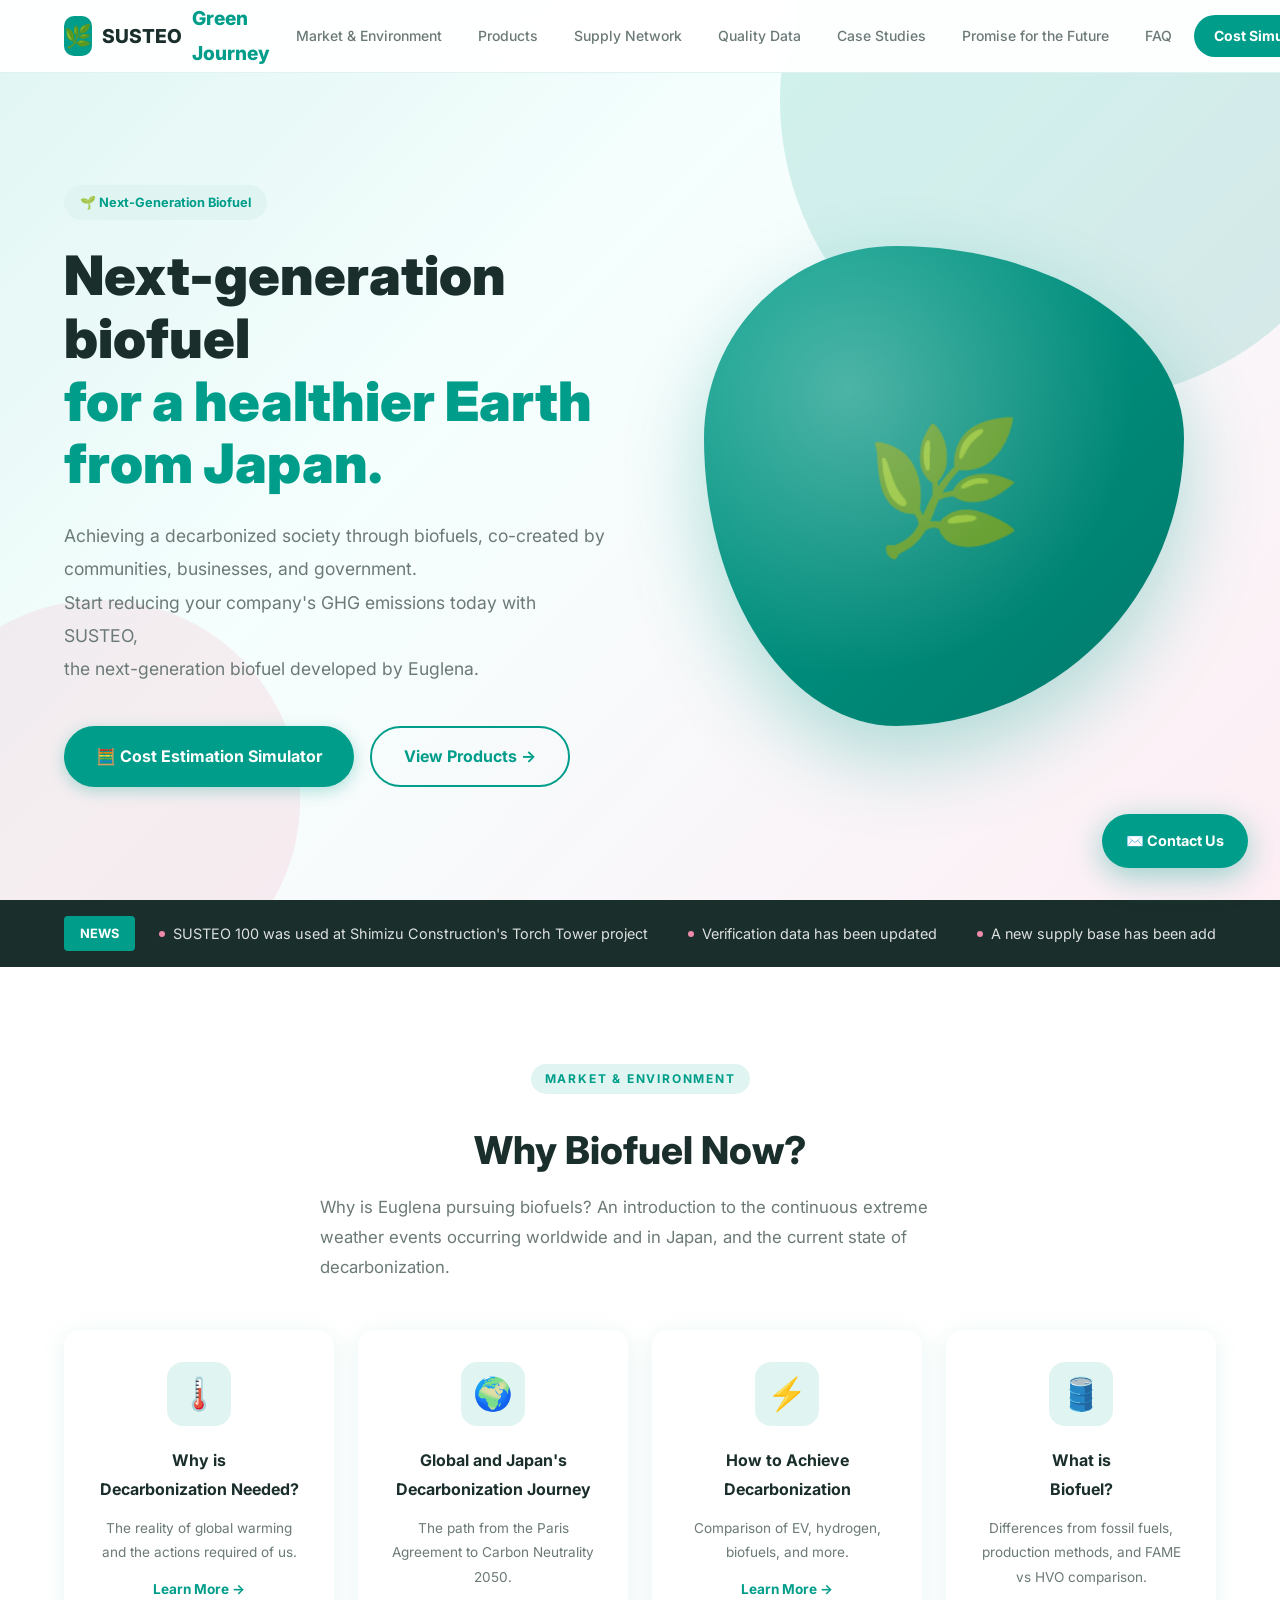
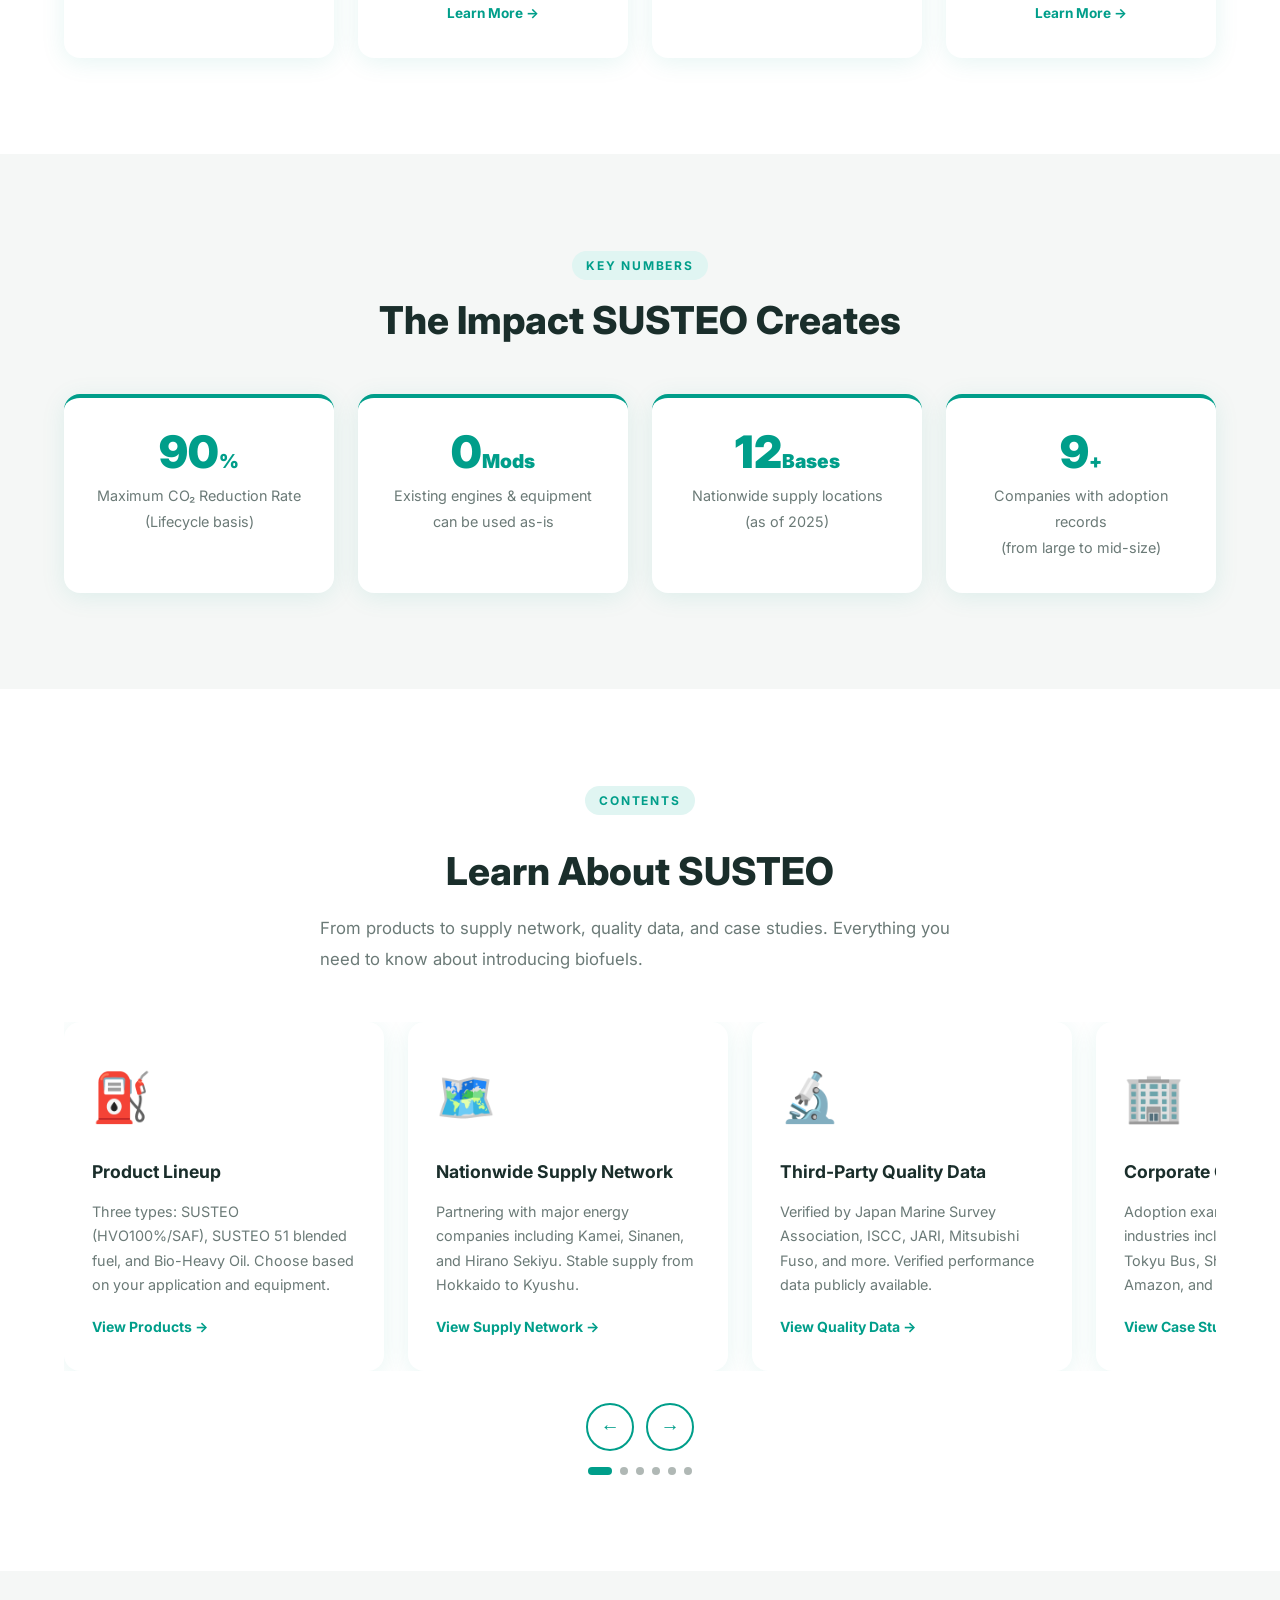
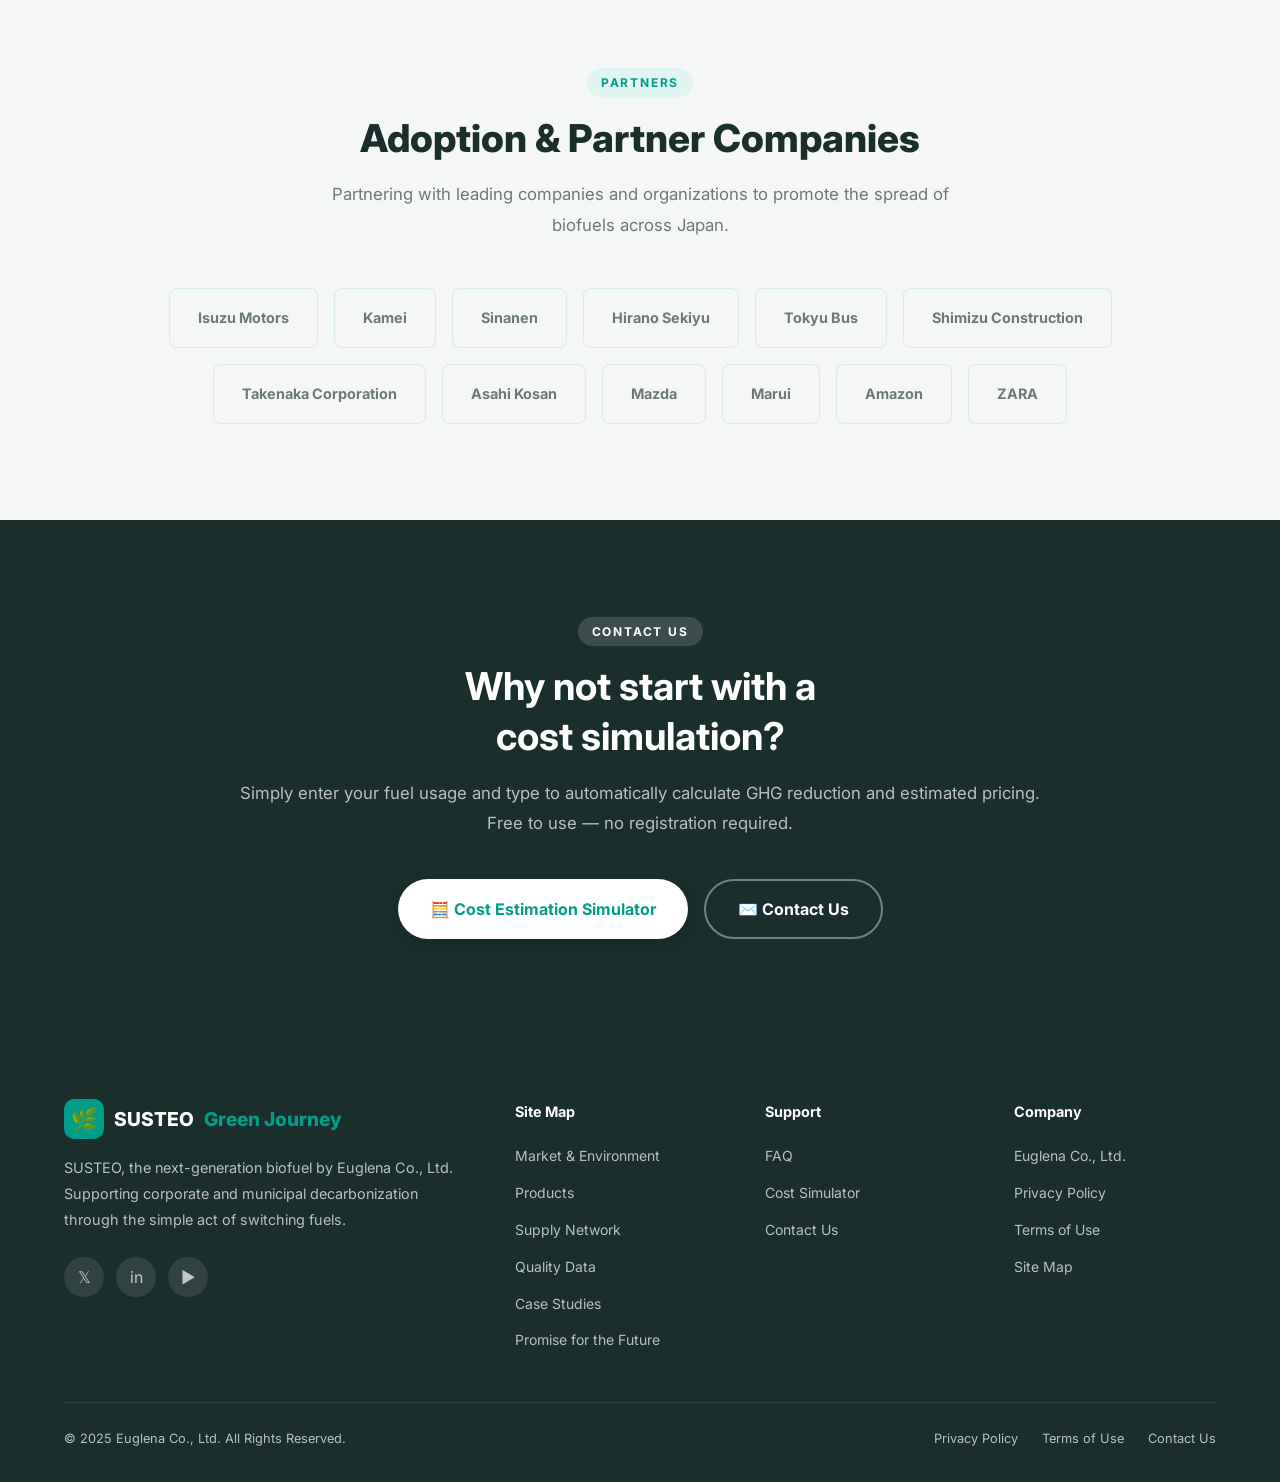
<file: index.html>
<!DOCTYPE html>
<html lang="en">
<head>
  <meta charset="UTF-8">
  <meta name="viewport" content="width=device-width, initial-scale=1.0">
  <title>SUSTEO Green Journey | Next-Generation Biofuel for a Healthier Earth from Japan</title>
  <meta name="description" content="SUSTEO, the next-generation biofuel by Euglena Co., Ltd. Supporting corporate and municipal decarbonization with HVO, SAF, and bio-heavy oil supplied nationwide.">
  <link rel="stylesheet" href="style.css">
  <link rel="preconnect" href="https://fonts.googleapis.com">
  <link href="https://fonts.googleapis.com/css2?family=Inter:wght@400;500;700;900&display=swap" rel="stylesheet">
</head>
<body>

<!-- ===== HEADER ===== -->
<header id="header">
  <div class="header-inner">
    <a href="index.html" class="logo">
      <div class="logo-icon">🌿</div>
      SUSTEO <span>Green Journey</span>
    </a>
    <nav id="nav">
      <a href="market.html">Market &amp; Environment</a>
      <a href="products.html">Products</a>
      <a href="supply.html">Supply Network</a>
      <a href="quality.html">Quality Data</a>
      <a href="cases.html">Case Studies</a>
      <a href="future.html">Promise for the Future</a>
      <a href="faq.html">FAQ</a>
      <a href="simulation.html" class="nav-cta">Cost Simulator</a>
    </nav>
    <div class="hamburger" id="hamburger" onclick="toggleNav()">
      <span></span><span></span><span></span>
    </div>
  </div>
</header>

<!-- ===== HERO ===== -->
<section class="hero">
  <div class="hero-bg">
    <div class="hero-circle hero-circle-1"></div>
    <div class="hero-circle hero-circle-2"></div>
    <div class="hero-circle hero-circle-3"></div>
  </div>
  <div class="hero-inner container">
    <div class="hero-content">
      <div class="hero-label">
        🌱 Next-Generation Biofuel
      </div>
      <h1 class="hero-title">
        Next-generation biofuel<br>
        <span class="highlight">for a healthier Earth from Japan.</span>
      </h1>
      <p class="hero-subtitle">
        Achieving a decarbonized society through biofuels, co-created by communities, businesses, and government.<br>
        Start reducing your company's GHG emissions today with SUSTEO,<br>
        the next-generation biofuel developed by Euglena.
      </p>
      <div class="hero-actions">
        <a href="simulation.html" class="btn btn-primary">
          🧮 Cost Estimation Simulator
        </a>
        <a href="products.html" class="btn btn-outline">
          View Products →
        </a>
      </div>
    </div>
    <div class="hero-visual">
      <div class="hero-illustration">🌿</div>
    </div>
  </div>
</section>

<!-- ===== TOPICS BAR ===== -->
<div class="topics-bar">
  <div class="topics-inner">
    <div class="topics-label">NEWS</div>
    <div class="topics-scroll">
      <div class="topics-list" id="topicsList">
        <div class="topics-item"><span class="topics-dot"></span>SUSTEO 100 was used at Shimizu Construction's Torch Tower project</div>
        <div class="topics-item"><span class="topics-dot"></span>Verification data has been updated</div>
        <div class="topics-item"><span class="topics-dot"></span>A new supply base has been added in Kure City, Hiroshima Prefecture</div>
        <div class="topics-item"><span class="topics-dot"></span>Construction of the Malaysia Pengerang commercial plant is progressing</div>
        <div class="topics-item"><span class="topics-dot"></span>SUSTEO 100 was used at Shimizu Construction's Torch Tower project</div>
        <div class="topics-item"><span class="topics-dot"></span>Verification data has been updated</div>
        <div class="topics-item"><span class="topics-dot"></span>A new supply base has been added in Kure City, Hiroshima Prefecture</div>
        <div class="topics-item"><span class="topics-dot"></span>Construction of the Malaysia Pengerang commercial plant is progressing</div>
      </div>
    </div>
  </div>
</div>

<!-- ===== SECTION: Market & Environment ===== -->
<section class="section">
  <div class="container">
    <div class="text-center" style="margin-bottom: 16px;">
      <span class="section-label">Market &amp; Environment</span>
    </div>
    <h2 class="section-title text-center">Why Biofuel Now?</h2>
    <p class="section-subtitle">Why is Euglena pursuing biofuels? An introduction to the continuous extreme weather events occurring worldwide and in Japan, and the current state of decarbonization.</p>
    <div class="grid-4">
      <a href="market.html#why" class="card" style="text-align:center; display:block;">
        <div class="card-icon" style="margin:0 auto 20px;">🌡️</div>
        <h3 style="font-size:1rem;">Why is<br>Decarbonization Needed?</h3>
        <p style="font-size:0.85rem; margin-top:8px;">The reality of global warming and the actions required of us.</p>
        <div style="color:var(--main);font-size:0.85rem;font-weight:700;margin-top:12px;">Learn More →</div>
      </a>
      <a href="market.html#history" class="card" style="text-align:center; display:block;">
        <div class="card-icon" style="margin:0 auto 20px;">🌍</div>
        <h3 style="font-size:1rem;">Global and Japan's<br>Decarbonization Journey</h3>
        <p style="font-size:0.85rem; margin-top:8px;">The path from the Paris Agreement to Carbon Neutrality 2050.</p>
        <div style="color:var(--main);font-size:0.85rem;font-weight:700;margin-top:12px;">Learn More →</div>
      </a>
      <a href="market.html#solutions" class="card" style="text-align:center; display:block;">
        <div class="card-icon" style="margin:0 auto 20px;">⚡</div>
        <h3 style="font-size:1rem;">How to Achieve<br>Decarbonization</h3>
        <p style="font-size:0.85rem; margin-top:8px;">Comparison of EV, hydrogen, biofuels, and more.</p>
        <div style="color:var(--main);font-size:0.85rem;font-weight:700;margin-top:12px;">Learn More →</div>
      </a>
      <a href="market.html#biofuel" class="card" style="text-align:center; display:block;">
        <div class="card-icon" style="margin:0 auto 20px;">🛢️</div>
        <h3 style="font-size:1rem;">What is<br>Biofuel?</h3>
        <p style="font-size:0.85rem; margin-top:8px;">Differences from fossil fuels, production methods, and FAME vs HVO comparison.</p>
        <div style="color:var(--main);font-size:0.85rem;font-weight:700;margin-top:12px;">Learn More →</div>
      </a>
    </div>
  </div>
</section>

<!-- ===== STATS ===== -->
<section class="section section-alt">
  <div class="container">
    <div class="text-center" style="margin-bottom:48px;">
      <span class="section-label">Key Numbers</span>
      <h2 class="section-title">The Impact SUSTEO Creates</h2>
    </div>
    <div class="stat-grid">
      <div class="stat-card fade-up">
        <div class="stat-number">90<span class="stat-unit">%</span></div>
        <div class="stat-label">Maximum CO₂ Reduction Rate<br>(Lifecycle basis)</div>
      </div>
      <div class="stat-card fade-up fade-up-delay-1">
        <div class="stat-number">0<span class="stat-unit">Mods</span></div>
        <div class="stat-label">Existing engines &amp; equipment<br>can be used as-is</div>
      </div>
      <div class="stat-card fade-up fade-up-delay-2">
        <div class="stat-number">12<span class="stat-unit">Bases</span></div>
        <div class="stat-label">Nationwide supply locations<br>(as of 2025)</div>
      </div>
      <div class="stat-card fade-up fade-up-delay-3">
        <div class="stat-number">9<span class="stat-unit">+</span></div>
        <div class="stat-label">Companies with adoption records<br>(from large to mid-size)</div>
      </div>
    </div>
  </div>
</section>

<!-- ===== SECTION: Products to FAQ Slider ===== -->
<section class="section">
  <div class="container">
    <div class="text-center" style="margin-bottom:16px;">
      <span class="section-label">CONTENTS</span>
    </div>
    <h2 class="section-title text-center">Learn About SUSTEO</h2>
    <p class="section-subtitle">From products to supply network, quality data, and case studies. Everything you need to know about introducing biofuels.</p>

    <div class="slider-section">
      <div style="overflow:hidden;">
        <div class="slider-track" id="sliderTrack">
          <!-- Products -->
          <div class="slider-card">
            <span class="slider-card-icon">⛽</span>
            <h3>Product Lineup</h3>
            <p>Three types: SUSTEO (HVO100%/SAF), SUSTEO 51 blended fuel, and Bio-Heavy Oil. Choose based on your application and equipment.</p>
            <a href="products.html" class="card-link">View Products →</a>
          </div>
          <!-- Supply Network -->
          <div class="slider-card">
            <span class="slider-card-icon">🗺️</span>
            <h3>Nationwide Supply Network</h3>
            <p>Partnering with major energy companies including Kamei, Sinanen, and Hirano Sekiyu. Stable supply from Hokkaido to Kyushu.</p>
            <a href="supply.html" class="card-link">View Supply Network →</a>
          </div>
          <!-- Quality Data -->
          <div class="slider-card">
            <span class="slider-card-icon">🔬</span>
            <h3>Third-Party Quality Data</h3>
            <p>Verified by Japan Marine Survey Association, ISCC, JARI, Mitsubishi Fuso, and more. Verified performance data publicly available.</p>
            <a href="quality.html" class="card-link">View Quality Data →</a>
          </div>
          <!-- Case Studies -->
          <div class="slider-card">
            <span class="slider-card-icon">🏢</span>
            <h3>Corporate Case Studies</h3>
            <p>Adoption examples from diverse industries including Isuzu Motors, Tokyu Bus, Shimizu Construction, Amazon, and ZARA.</p>
            <a href="cases.html" class="card-link">View Case Studies →</a>
          </div>
          <!-- Promise for the Future -->
          <div class="slider-card">
            <span class="slider-card-icon">🚀</span>
            <h3>Promise for the Future</h3>
            <p>Euglena's history of challenges and the future of biofuels, including the Malaysia commercial plant construction.</p>
            <a href="future.html" class="card-link">View Promise for the Future →</a>
          </div>
          <!-- FAQ -->
          <div class="slider-card">
            <span class="slider-card-icon">💬</span>
            <h3>Frequently Asked Questions</h3>
            <p>Answers to pre-adoption questions like "Can it be used with existing equipment?", "What about cost?", "How much CO₂ reduction?"</p>
            <a href="faq.html" class="card-link">View FAQ →</a>
          </div>
        </div>
      </div>

      <div class="slider-controls">
        <button class="slider-btn" onclick="slideLeft()">←</button>
        <button class="slider-btn" onclick="slideRight()">→</button>
      </div>
      <div class="slider-dots" id="sliderDots">
        <div class="slider-dot active" onclick="goToSlide(0)"></div>
        <div class="slider-dot" onclick="goToSlide(1)"></div>
        <div class="slider-dot" onclick="goToSlide(2)"></div>
        <div class="slider-dot" onclick="goToSlide(3)"></div>
        <div class="slider-dot" onclick="goToSlide(4)"></div>
        <div class="slider-dot" onclick="goToSlide(5)"></div>
      </div>
    </div>
  </div>
</section>

<!-- ===== PARTNERS ===== -->
<section class="section section-alt">
  <div class="container">
    <div class="text-center" style="margin-bottom:48px;">
      <span class="section-label">PARTNERS</span>
      <h2 class="section-title">Adoption &amp; Partner Companies</h2>
      <p class="section-subtitle">Partnering with leading companies and organizations to promote the spread of biofuels across Japan.</p>
    </div>
    <div class="partners-grid">
      <div class="partner-logo">Isuzu Motors</div>
      <div class="partner-logo">Kamei</div>
      <div class="partner-logo">Sinanen</div>
      <div class="partner-logo">Hirano Sekiyu</div>
      <div class="partner-logo">Tokyu Bus</div>
      <div class="partner-logo">Shimizu Construction</div>
      <div class="partner-logo">Takenaka Corporation</div>
      <div class="partner-logo">Asahi Kosan</div>
      <div class="partner-logo">Mazda</div>
      <div class="partner-logo">Marui</div>
      <div class="partner-logo">Amazon</div>
      <div class="partner-logo">ZARA</div>
    </div>
  </div>
</section>

<!-- ===== CTA SECTION ===== -->
<section class="section section-dark">
  <div class="container text-center">
    <span class="section-label" style="background:rgba(255,255,255,0.15); color:white;">Contact Us</span>
    <h2 style="color:white; margin-bottom:16px;">Why not start with a<br>cost simulation?</h2>
    <p style="color:rgba(255,255,255,0.7); margin-bottom:40px; font-size:1.05rem;">Simply enter your fuel usage and type to automatically calculate GHG reduction and estimated pricing.<br>Free to use — no registration required.</p>
    <div style="display:flex; gap:16px; justify-content:center; flex-wrap:wrap;">
      <a href="simulation.html" class="btn btn-white">🧮 Cost Estimation Simulator</a>
      <a href="mailto:contact@euglena.jp" class="btn btn-outline" style="border-color:rgba(255,255,255,0.4); color:white;">✉️ Contact Us</a>
    </div>
  </div>
</section>

<!-- ===== FOOTER ===== -->
<footer>
  <div class="container">
    <div class="footer-grid">
      <div class="footer-brand">
        <div class="logo" style="margin-bottom:16px;">
          <div class="logo-icon">🌿</div>
          SUSTEO <span style="color:var(--main);">Green Journey</span>
        </div>
        <p>SUSTEO, the next-generation biofuel by Euglena Co., Ltd. Supporting corporate and municipal decarbonization through the simple act of switching fuels.</p>
        <div class="sns-links">
          <a href="#" class="sns-link">𝕏</a>
          <a href="#" class="sns-link">in</a>
          <a href="#" class="sns-link">▶</a>
        </div>
      </div>
      <div class="footer-col">
        <h4>Site Map</h4>
        <ul>
          <li><a href="market.html">Market &amp; Environment</a></li>
          <li><a href="products.html">Products</a></li>
          <li><a href="supply.html">Supply Network</a></li>
          <li><a href="quality.html">Quality Data</a></li>
          <li><a href="cases.html">Case Studies</a></li>
          <li><a href="future.html">Promise for the Future</a></li>
        </ul>
      </div>
      <div class="footer-col">
        <h4>Support</h4>
        <ul>
          <li><a href="faq.html">FAQ</a></li>
          <li><a href="simulation.html">Cost Simulator</a></li>
          <li><a href="mailto:contact@euglena.jp">Contact Us</a></li>
        </ul>
      </div>
      <div class="footer-col">
        <h4>Company</h4>
        <ul>
          <li><a href="https://www.euglena.jp" target="_blank">Euglena Co., Ltd.</a></li>
          <li><a href="#">Privacy Policy</a></li>
          <li><a href="#">Terms of Use</a></li>
          <li><a href="#">Site Map</a></li>
        </ul>
      </div>
    </div>
    <div class="footer-bottom">
      <div>© 2025 Euglena Co., Ltd. All Rights Reserved.</div>
      <div class="footer-links">
        <a href="#">Privacy Policy</a>
        <a href="#">Terms of Use</a>
        <a href="#">Contact Us</a>
      </div>
    </div>
  </div>
</footer>

<!-- ===== FLOATING CTA ===== -->
<a href="mailto:contact@euglena.jp" class="floating-cta">
  ✉️ Contact Us
</a>

<script>
  function toggleNav() {
    document.getElementById('nav').classList.toggle('open');
  }
  window.addEventListener('scroll', () => {
    const header = document.getElementById('header');
    if (window.scrollY > 50) {
      header.style.boxShadow = '0 4px 24px rgba(0,0,0,0.08)';
    } else {
      header.style.boxShadow = 'none';
    }
  });
  const observer = new IntersectionObserver((entries) => {
    entries.forEach(e => {
      if (e.isIntersecting) e.target.classList.add('visible');
    });
  }, { threshold: 0.1 });
  document.querySelectorAll('.fade-up').forEach(el => observer.observe(el));

  let currentSlide = 0;
  const cardWidth = 344;

  function updateSlider() {
    document.getElementById('sliderTrack').style.transform = `translateX(-${currentSlide * cardWidth}px)`;
    document.querySelectorAll('.slider-dot').forEach((dot, i) => {
      dot.classList.toggle('active', i === currentSlide);
    });
  }

  function slideLeft() {
    if (currentSlide > 0) { currentSlide--; updateSlider(); }
  }

  function slideRight() {
    if (currentSlide < 5) { currentSlide++; updateSlider(); }
  }

  function goToSlide(n) {
    currentSlide = n;
    updateSlider();
  }
</script>
</body>
</html>
</file>
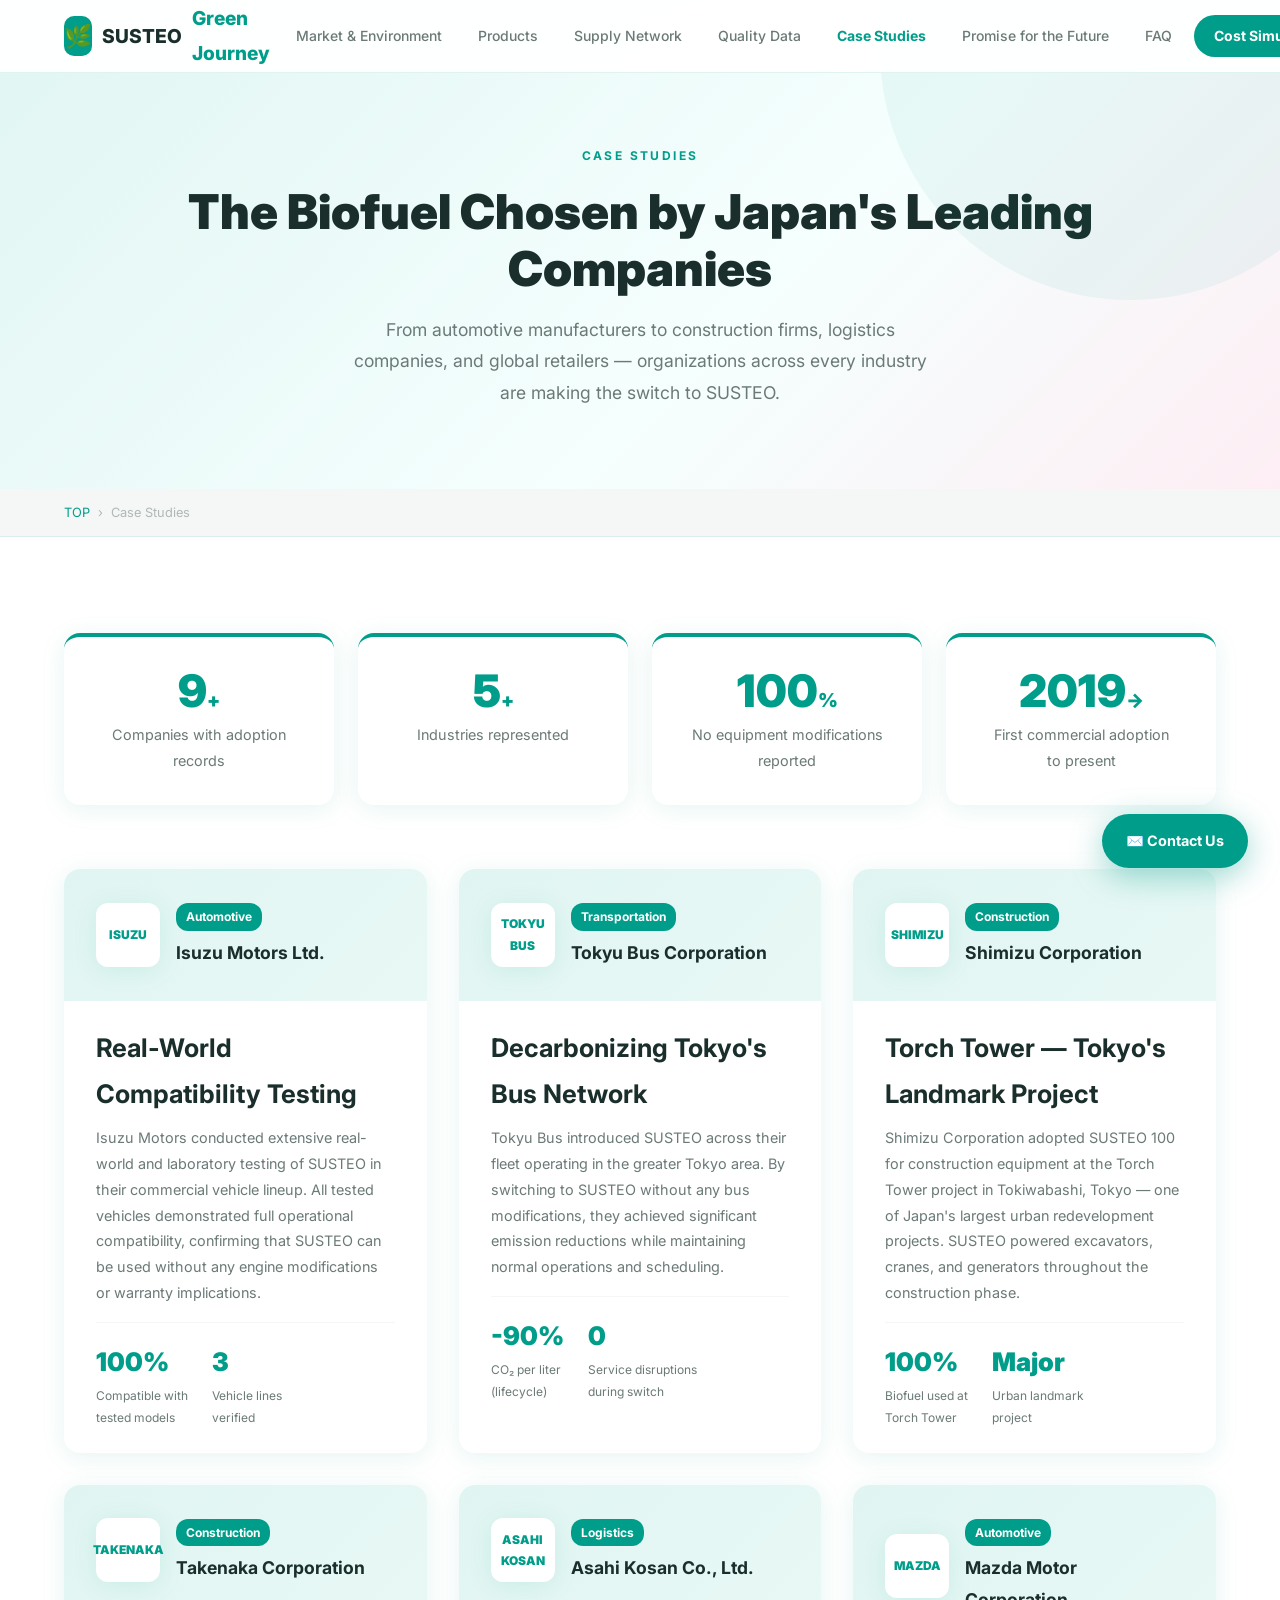
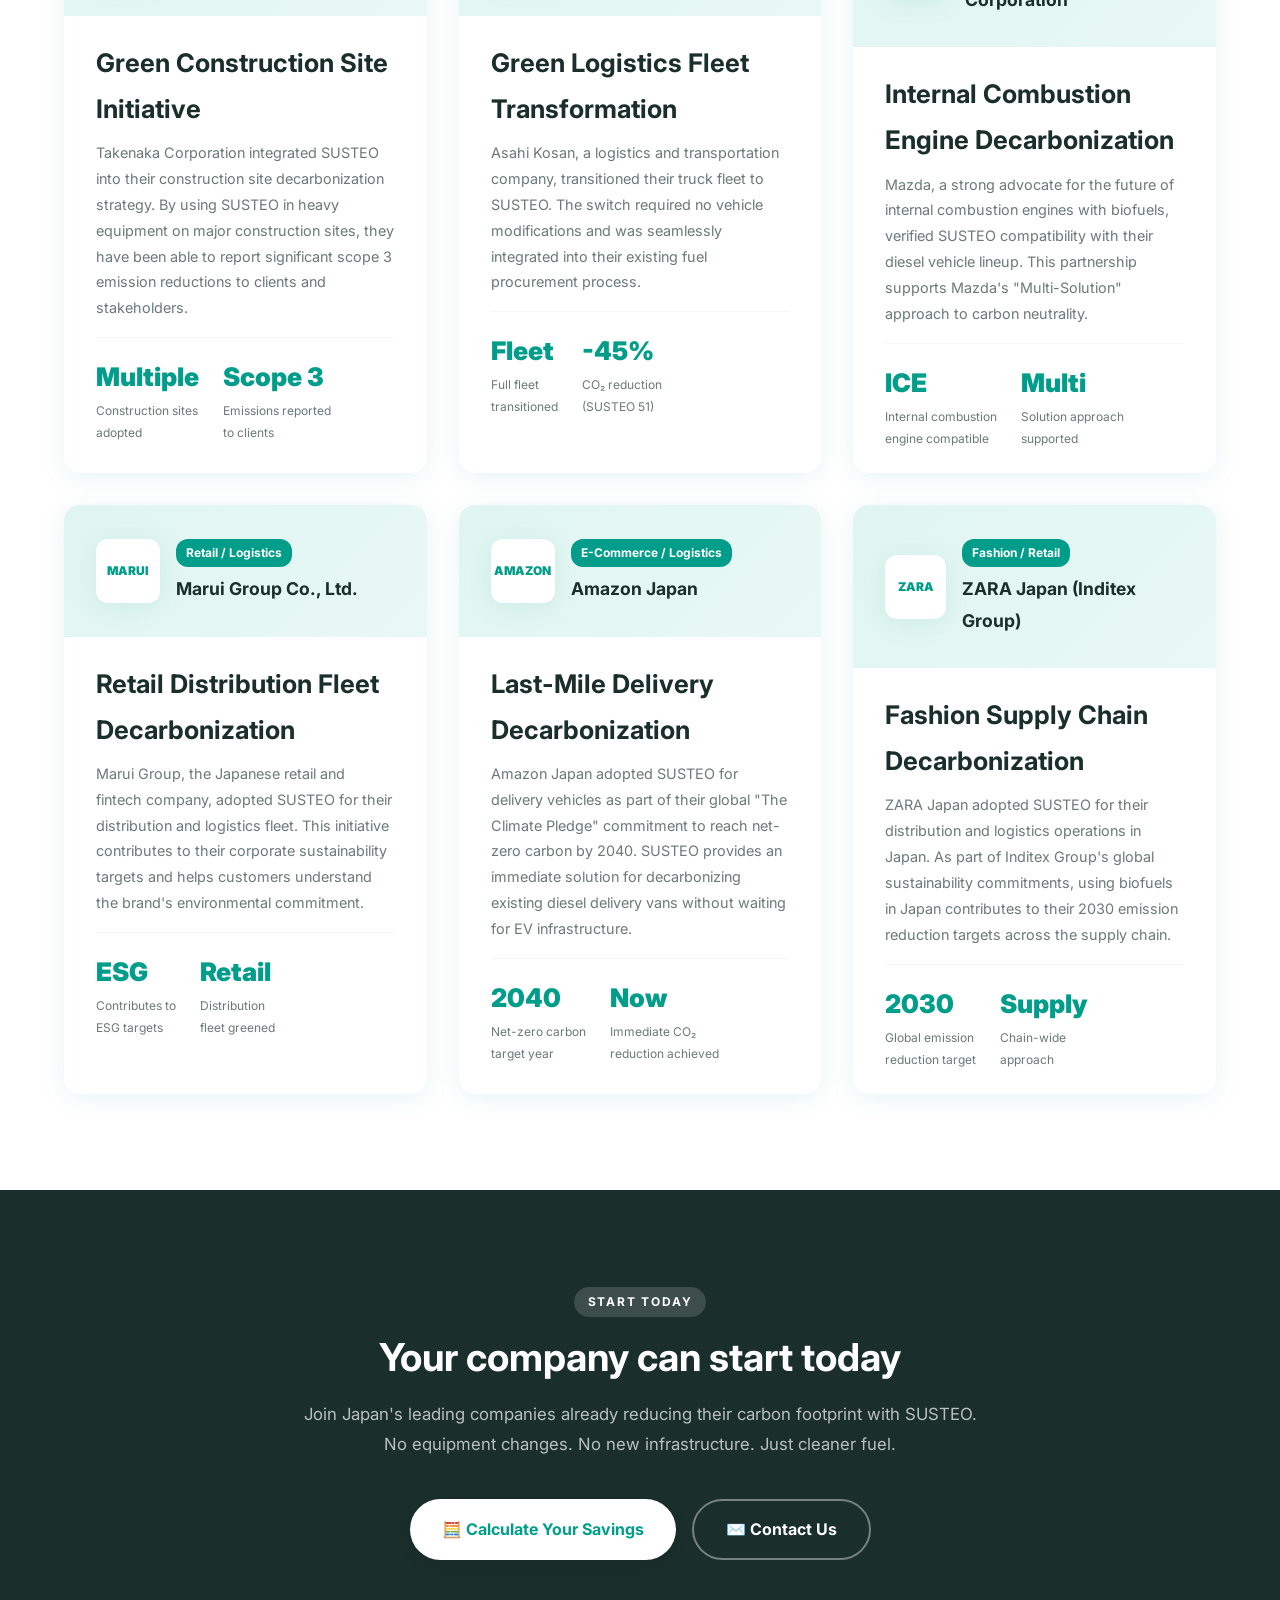
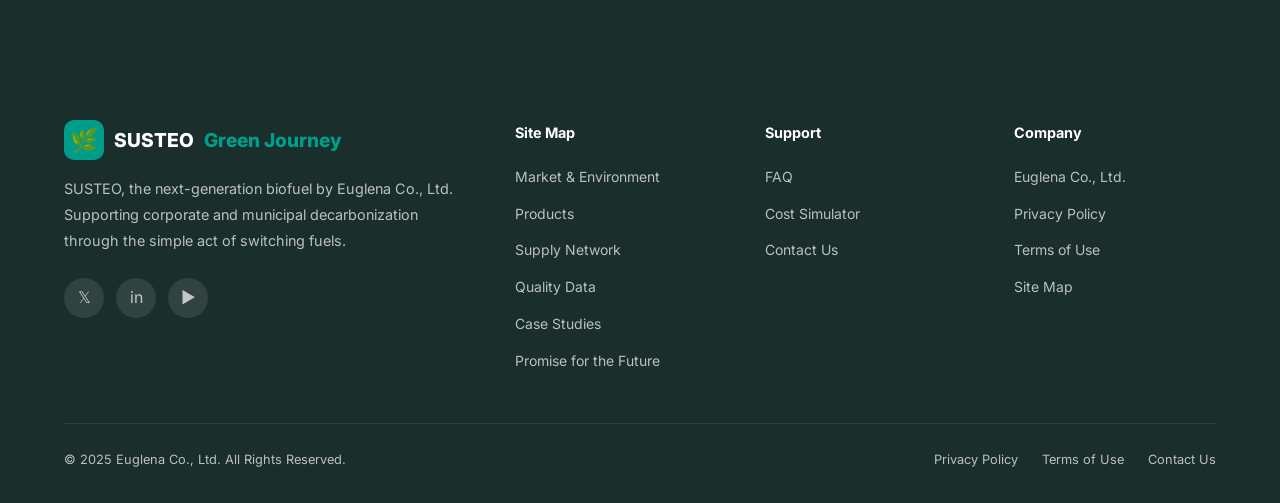
<file: cases.html>
<!DOCTYPE html>
<html lang="en">
<head>
  <meta charset="UTF-8">
  <meta name="viewport" content="width=device-width, initial-scale=1.0">
  <title>Case Studies | SUSTEO Green Journey</title>
  <meta name="description" content="SUSTEO adoption case studies from Isuzu Motors, Tokyu Bus, Shimizu Construction, Takenaka Corporation, Amazon, ZARA, and more leading Japanese and global companies.">
  <link rel="stylesheet" href="style.css">
  <link rel="preconnect" href="https://fonts.googleapis.com">
  <link href="https://fonts.googleapis.com/css2?family=Inter:wght@400;500;700;900&display=swap" rel="stylesheet">
</head>
<body>

<!-- ===== HEADER ===== -->
<header id="header">
  <div class="header-inner">
    <a href="index.html" class="logo">
      <div class="logo-icon">🌿</div>
      SUSTEO <span>Green Journey</span>
    </a>
    <nav id="nav">
      <a href="market.html">Market &amp; Environment</a>
      <a href="products.html">Products</a>
      <a href="supply.html">Supply Network</a>
      <a href="quality.html">Quality Data</a>
      <a href="cases.html" class="active">Case Studies</a>
      <a href="future.html">Promise for the Future</a>
      <a href="faq.html">FAQ</a>
      <a href="simulation.html" class="nav-cta">Cost Simulator</a>
    </nav>
    <div class="hamburger" id="hamburger" onclick="toggleNav()">
      <span></span><span></span><span></span>
    </div>
  </div>
</header>

<!-- ===== PAGE HERO ===== -->
<div class="page-hero">
  <div class="container">
    <div class="page-hero-label">Case Studies</div>
    <h1>The Biofuel Chosen by Japan's Leading Companies</h1>
    <p>From automotive manufacturers to construction firms, logistics companies, and global retailers — organizations across every industry are making the switch to SUSTEO.</p>
  </div>
</div>

<!-- ===== BREADCRUMB ===== -->
<div class="breadcrumb">
  <div class="breadcrumb-inner">
    <a href="index.html">TOP</a>
    <span>›</span>
    <span>Case Studies</span>
  </div>
</div>

<!-- ===== STATS ===== -->
<section class="section">
  <div class="container">
    <div class="stat-grid" style="margin-bottom:64px;">
      <div class="stat-card fade-up">
        <div class="stat-number">9<span class="stat-unit">+</span></div>
        <div class="stat-label">Companies with adoption records</div>
      </div>
      <div class="stat-card fade-up fade-up-delay-1">
        <div class="stat-number">5<span class="stat-unit">+</span></div>
        <div class="stat-label">Industries represented</div>
      </div>
      <div class="stat-card fade-up fade-up-delay-2">
        <div class="stat-number">100<span class="stat-unit">%</span></div>
        <div class="stat-label">No equipment modifications<br>reported</div>
      </div>
      <div class="stat-card fade-up fade-up-delay-3">
        <div class="stat-number">2019<span class="stat-unit">→</span></div>
        <div class="stat-label">First commercial adoption<br>to present</div>
      </div>
    </div>

    <!-- Case Cards Grid -->
    <div class="grid-3" style="gap:32px;">

      <!-- Isuzu Motors -->
      <div class="case-card">
        <div class="case-card-header">
          <div class="case-logo">ISUZU</div>
          <div>
            <div class="case-tag">Automotive</div>
            <h4 style="color:var(--dark);">Isuzu Motors Ltd.</h4>
          </div>
        </div>
        <div class="case-card-body">
          <h3>Real-World Compatibility Testing</h3>
          <p>Isuzu Motors conducted extensive real-world and laboratory testing of SUSTEO in their commercial vehicle lineup. All tested vehicles demonstrated full operational compatibility, confirming that SUSTEO can be used without any engine modifications or warranty implications.</p>
          <div class="case-metric">
            <div>
              <div class="case-metric-value">100%</div>
              <div class="case-metric-label">Compatible with<br>tested models</div>
            </div>
            <div>
              <div class="case-metric-value">3</div>
              <div class="case-metric-label">Vehicle lines<br>verified</div>
            </div>
          </div>
        </div>
      </div>

      <!-- Tokyu Bus -->
      <div class="case-card">
        <div class="case-card-header">
          <div class="case-logo">TOKYU BUS</div>
          <div>
            <div class="case-tag">Transportation</div>
            <h4 style="color:var(--dark);">Tokyu Bus Corporation</h4>
          </div>
        </div>
        <div class="case-card-body">
          <h3>Decarbonizing Tokyo's Bus Network</h3>
          <p>Tokyu Bus introduced SUSTEO across their fleet operating in the greater Tokyo area. By switching to SUSTEO without any bus modifications, they achieved significant emission reductions while maintaining normal operations and scheduling.</p>
          <div class="case-metric">
            <div>
              <div class="case-metric-value">-90%</div>
              <div class="case-metric-label">CO₂ per liter<br>(lifecycle)</div>
            </div>
            <div>
              <div class="case-metric-value">0</div>
              <div class="case-metric-label">Service disruptions<br>during switch</div>
            </div>
          </div>
        </div>
      </div>

      <!-- Shimizu Construction -->
      <div class="case-card">
        <div class="case-card-header">
          <div class="case-logo">SHIMIZU</div>
          <div>
            <div class="case-tag">Construction</div>
            <h4 style="color:var(--dark);">Shimizu Corporation</h4>
          </div>
        </div>
        <div class="case-card-body">
          <h3>Torch Tower — Tokyo's Landmark Project</h3>
          <p>Shimizu Corporation adopted SUSTEO 100 for construction equipment at the Torch Tower project in Tokiwabashi, Tokyo — one of Japan's largest urban redevelopment projects. SUSTEO powered excavators, cranes, and generators throughout the construction phase.</p>
          <div class="case-metric">
            <div>
              <div class="case-metric-value">100%</div>
              <div class="case-metric-label">Biofuel used at<br>Torch Tower</div>
            </div>
            <div>
              <div class="case-metric-value">Major</div>
              <div class="case-metric-label">Urban landmark<br>project</div>
            </div>
          </div>
        </div>
      </div>

      <!-- Takenaka Corporation -->
      <div class="case-card">
        <div class="case-card-header">
          <div class="case-logo">TAKENAKA</div>
          <div>
            <div class="case-tag">Construction</div>
            <h4 style="color:var(--dark);">Takenaka Corporation</h4>
          </div>
        </div>
        <div class="case-card-body">
          <h3>Green Construction Site Initiative</h3>
          <p>Takenaka Corporation integrated SUSTEO into their construction site decarbonization strategy. By using SUSTEO in heavy equipment on major construction sites, they have been able to report significant scope 3 emission reductions to clients and stakeholders.</p>
          <div class="case-metric">
            <div>
              <div class="case-metric-value">Multiple</div>
              <div class="case-metric-label">Construction sites<br>adopted</div>
            </div>
            <div>
              <div class="case-metric-value">Scope 3</div>
              <div class="case-metric-label">Emissions reported<br>to clients</div>
            </div>
          </div>
        </div>
      </div>

      <!-- Asahi Kosan -->
      <div class="case-card">
        <div class="case-card-header">
          <div class="case-logo">ASAHI KOSAN</div>
          <div>
            <div class="case-tag">Logistics</div>
            <h4 style="color:var(--dark);">Asahi Kosan Co., Ltd.</h4>
          </div>
        </div>
        <div class="case-card-body">
          <h3>Green Logistics Fleet Transformation</h3>
          <p>Asahi Kosan, a logistics and transportation company, transitioned their truck fleet to SUSTEO. The switch required no vehicle modifications and was seamlessly integrated into their existing fuel procurement process.</p>
          <div class="case-metric">
            <div>
              <div class="case-metric-value">Fleet</div>
              <div class="case-metric-label">Full fleet<br>transitioned</div>
            </div>
            <div>
              <div class="case-metric-value">-45%</div>
              <div class="case-metric-label">CO₂ reduction<br>(SUSTEO 51)</div>
            </div>
          </div>
        </div>
      </div>

      <!-- Mazda -->
      <div class="case-card">
        <div class="case-card-header">
          <div class="case-logo">MAZDA</div>
          <div>
            <div class="case-tag">Automotive</div>
            <h4 style="color:var(--dark);">Mazda Motor Corporation</h4>
          </div>
        </div>
        <div class="case-card-body">
          <h3>Internal Combustion Engine Decarbonization</h3>
          <p>Mazda, a strong advocate for the future of internal combustion engines with biofuels, verified SUSTEO compatibility with their diesel vehicle lineup. This partnership supports Mazda's "Multi-Solution" approach to carbon neutrality.</p>
          <div class="case-metric">
            <div>
              <div class="case-metric-value">ICE</div>
              <div class="case-metric-label">Internal combustion<br>engine compatible</div>
            </div>
            <div>
              <div class="case-metric-value">Multi</div>
              <div class="case-metric-label">Solution approach<br>supported</div>
            </div>
          </div>
        </div>
      </div>

      <!-- Marui -->
      <div class="case-card">
        <div class="case-card-header">
          <div class="case-logo">MARUI</div>
          <div>
            <div class="case-tag">Retail / Logistics</div>
            <h4 style="color:var(--dark);">Marui Group Co., Ltd.</h4>
          </div>
        </div>
        <div class="case-card-body">
          <h3>Retail Distribution Fleet Decarbonization</h3>
          <p>Marui Group, the Japanese retail and fintech company, adopted SUSTEO for their distribution and logistics fleet. This initiative contributes to their corporate sustainability targets and helps customers understand the brand's environmental commitment.</p>
          <div class="case-metric">
            <div>
              <div class="case-metric-value">ESG</div>
              <div class="case-metric-label">Contributes to<br>ESG targets</div>
            </div>
            <div>
              <div class="case-metric-value">Retail</div>
              <div class="case-metric-label">Distribution<br>fleet greened</div>
            </div>
          </div>
        </div>
      </div>

      <!-- Amazon -->
      <div class="case-card">
        <div class="case-card-header">
          <div class="case-logo">AMAZON</div>
          <div>
            <div class="case-tag">E-Commerce / Logistics</div>
            <h4 style="color:var(--dark);">Amazon Japan</h4>
          </div>
        </div>
        <div class="case-card-body">
          <h3>Last-Mile Delivery Decarbonization</h3>
          <p>Amazon Japan adopted SUSTEO for delivery vehicles as part of their global "The Climate Pledge" commitment to reach net-zero carbon by 2040. SUSTEO provides an immediate solution for decarbonizing existing diesel delivery vans without waiting for EV infrastructure.</p>
          <div class="case-metric">
            <div>
              <div class="case-metric-value">2040</div>
              <div class="case-metric-label">Net-zero carbon<br>target year</div>
            </div>
            <div>
              <div class="case-metric-value">Now</div>
              <div class="case-metric-label">Immediate CO₂<br>reduction achieved</div>
            </div>
          </div>
        </div>
      </div>

      <!-- ZARA -->
      <div class="case-card">
        <div class="case-card-header">
          <div class="case-logo">ZARA</div>
          <div>
            <div class="case-tag">Fashion / Retail</div>
            <h4 style="color:var(--dark);">ZARA Japan (Inditex Group)</h4>
          </div>
        </div>
        <div class="case-card-body">
          <h3>Fashion Supply Chain Decarbonization</h3>
          <p>ZARA Japan adopted SUSTEO for their distribution and logistics operations in Japan. As part of Inditex Group's global sustainability commitments, using biofuels in Japan contributes to their 2030 emission reduction targets across the supply chain.</p>
          <div class="case-metric">
            <div>
              <div class="case-metric-value">2030</div>
              <div class="case-metric-label">Global emission<br>reduction target</div>
            </div>
            <div>
              <div class="case-metric-value">Supply</div>
              <div class="case-metric-label">Chain-wide<br>approach</div>
            </div>
          </div>
        </div>
      </div>

    </div>
  </div>
</section>

<!-- ===== CTA ===== -->
<section class="section section-dark">
  <div class="container text-center">
    <span class="section-label" style="background:rgba(255,255,255,0.15); color:white;">Start Today</span>
    <h2 style="color:white; margin-bottom:16px;">Your company can start today</h2>
    <p style="color:rgba(255,255,255,0.7); margin-bottom:40px; font-size:1.05rem;">Join Japan's leading companies already reducing their carbon footprint with SUSTEO.<br>No equipment changes. No new infrastructure. Just cleaner fuel.</p>
    <div style="display:flex; gap:16px; justify-content:center; flex-wrap:wrap;">
      <a href="simulation.html" class="btn btn-white">🧮 Calculate Your Savings</a>
      <a href="mailto:contact@euglena.jp" class="btn btn-outline" style="border-color:rgba(255,255,255,0.4); color:white;">✉️ Contact Us</a>
    </div>
  </div>
</section>

<!-- ===== FOOTER ===== -->
<footer>
  <div class="container">
    <div class="footer-grid">
      <div class="footer-brand">
        <div class="logo" style="margin-bottom:16px;">
          <div class="logo-icon">🌿</div>
          SUSTEO <span style="color:var(--main);">Green Journey</span>
        </div>
        <p>SUSTEO, the next-generation biofuel by Euglena Co., Ltd. Supporting corporate and municipal decarbonization through the simple act of switching fuels.</p>
        <div class="sns-links">
          <a href="#" class="sns-link">𝕏</a>
          <a href="#" class="sns-link">in</a>
          <a href="#" class="sns-link">▶</a>
        </div>
      </div>
      <div class="footer-col">
        <h4>Site Map</h4>
        <ul>
          <li><a href="market.html">Market &amp; Environment</a></li>
          <li><a href="products.html">Products</a></li>
          <li><a href="supply.html">Supply Network</a></li>
          <li><a href="quality.html">Quality Data</a></li>
          <li><a href="cases.html">Case Studies</a></li>
          <li><a href="future.html">Promise for the Future</a></li>
        </ul>
      </div>
      <div class="footer-col">
        <h4>Support</h4>
        <ul>
          <li><a href="faq.html">FAQ</a></li>
          <li><a href="simulation.html">Cost Simulator</a></li>
          <li><a href="mailto:contact@euglena.jp">Contact Us</a></li>
        </ul>
      </div>
      <div class="footer-col">
        <h4>Company</h4>
        <ul>
          <li><a href="https://www.euglena.jp" target="_blank">Euglena Co., Ltd.</a></li>
          <li><a href="#">Privacy Policy</a></li>
          <li><a href="#">Terms of Use</a></li>
          <li><a href="#">Site Map</a></li>
        </ul>
      </div>
    </div>
    <div class="footer-bottom">
      <div>© 2025 Euglena Co., Ltd. All Rights Reserved.</div>
      <div class="footer-links">
        <a href="#">Privacy Policy</a>
        <a href="#">Terms of Use</a>
        <a href="#">Contact Us</a>
      </div>
    </div>
  </div>
</footer>

<a href="mailto:contact@euglena.jp" class="floating-cta">✉️ Contact Us</a>

<script>
  function toggleNav() {
    document.getElementById('nav').classList.toggle('open');
  }
  window.addEventListener('scroll', () => {
    const header = document.getElementById('header');
    if (window.scrollY > 50) {
      header.style.boxShadow = '0 4px 24px rgba(0,0,0,0.08)';
    } else {
      header.style.boxShadow = 'none';
    }
  });
  const observer = new IntersectionObserver((entries) => {
    entries.forEach(e => {
      if (e.isIntersecting) e.target.classList.add('visible');
    });
  }, { threshold: 0.1 });
  document.querySelectorAll('.fade-up').forEach(el => observer.observe(el));
</script>
</body>
</html>
</file>
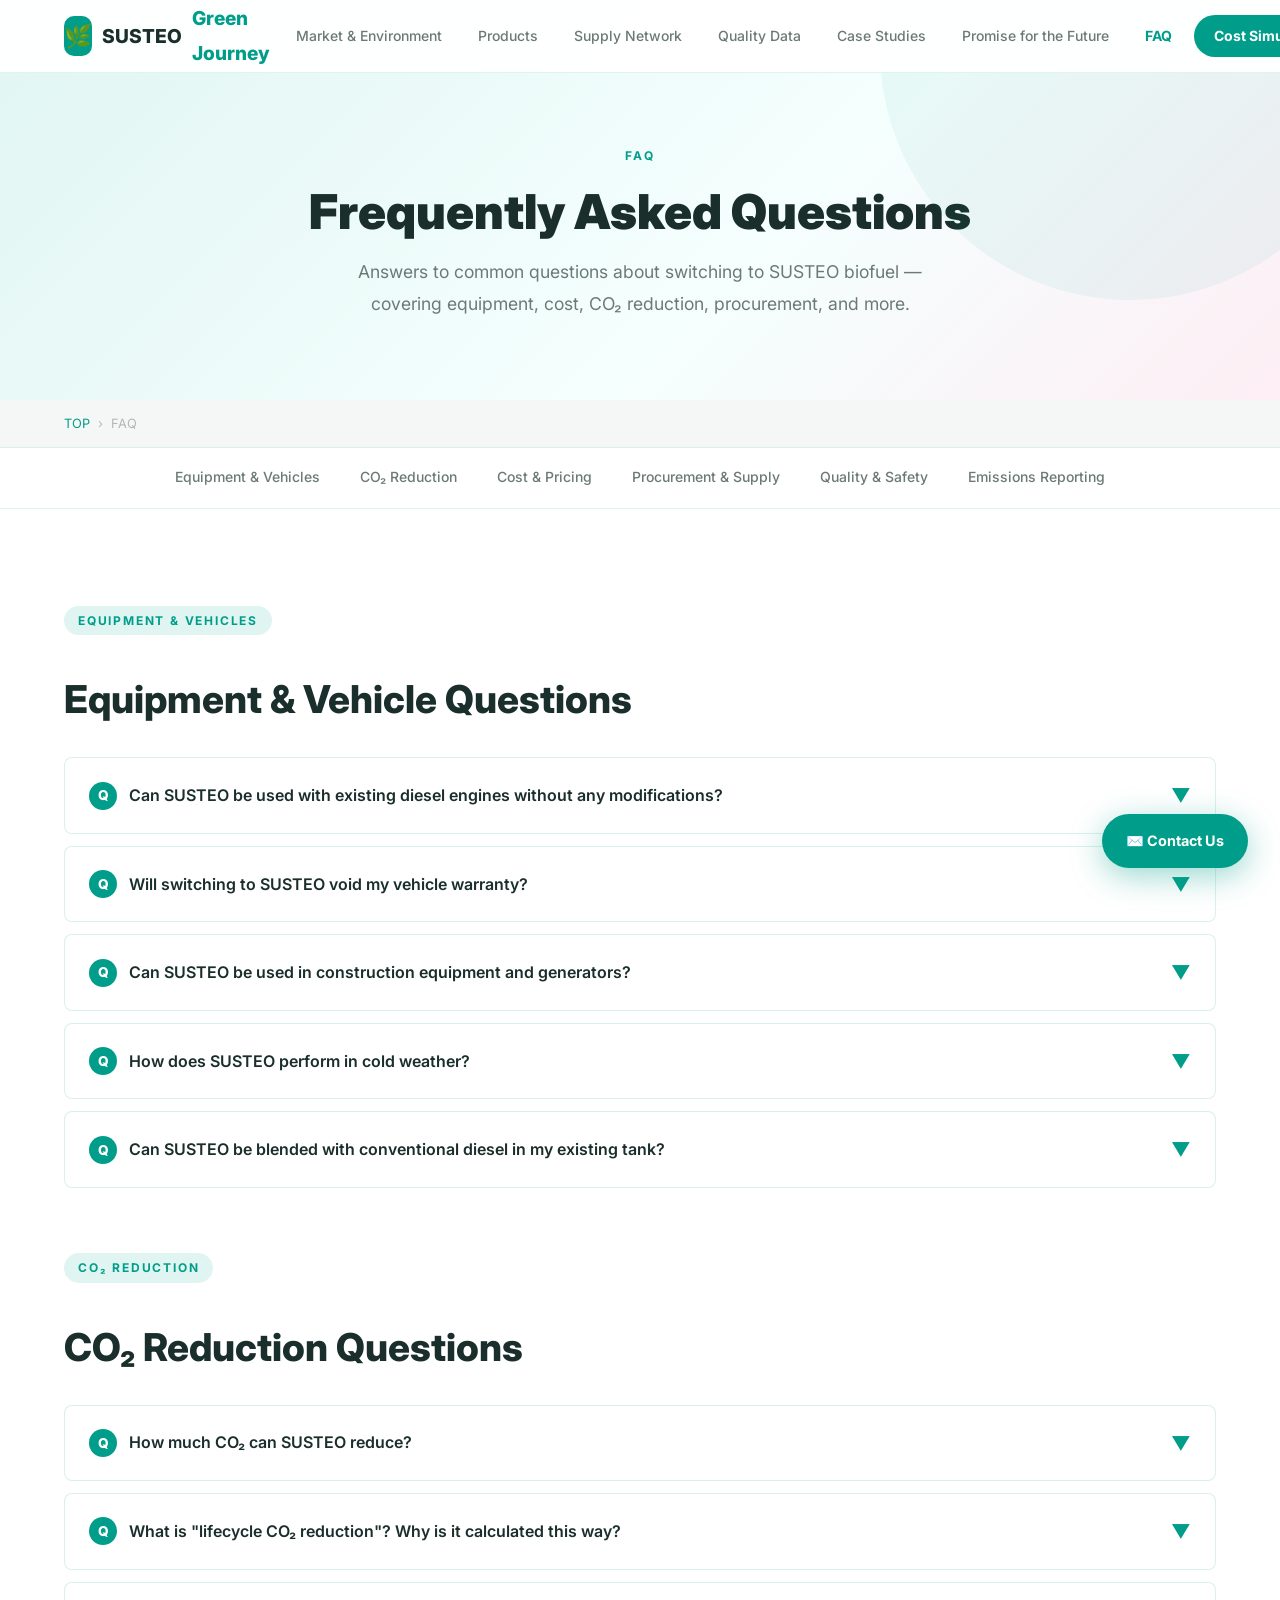
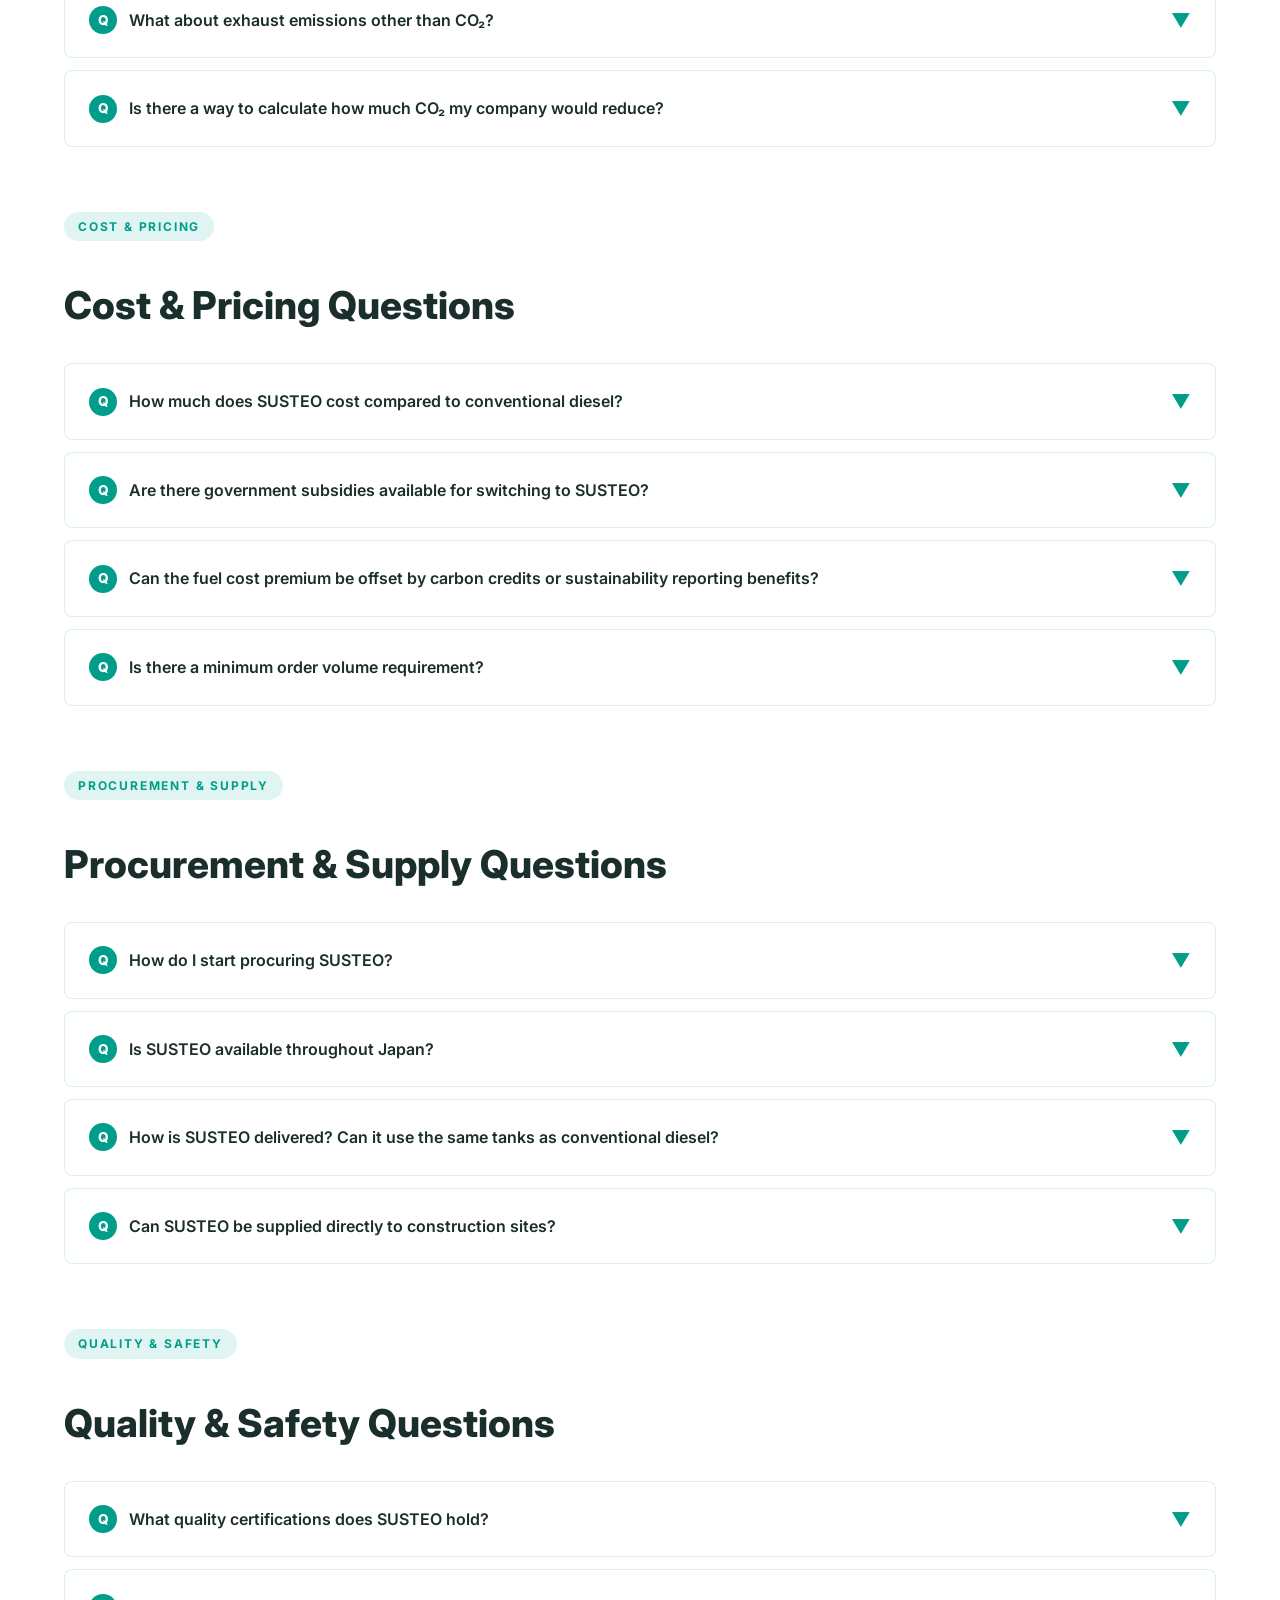
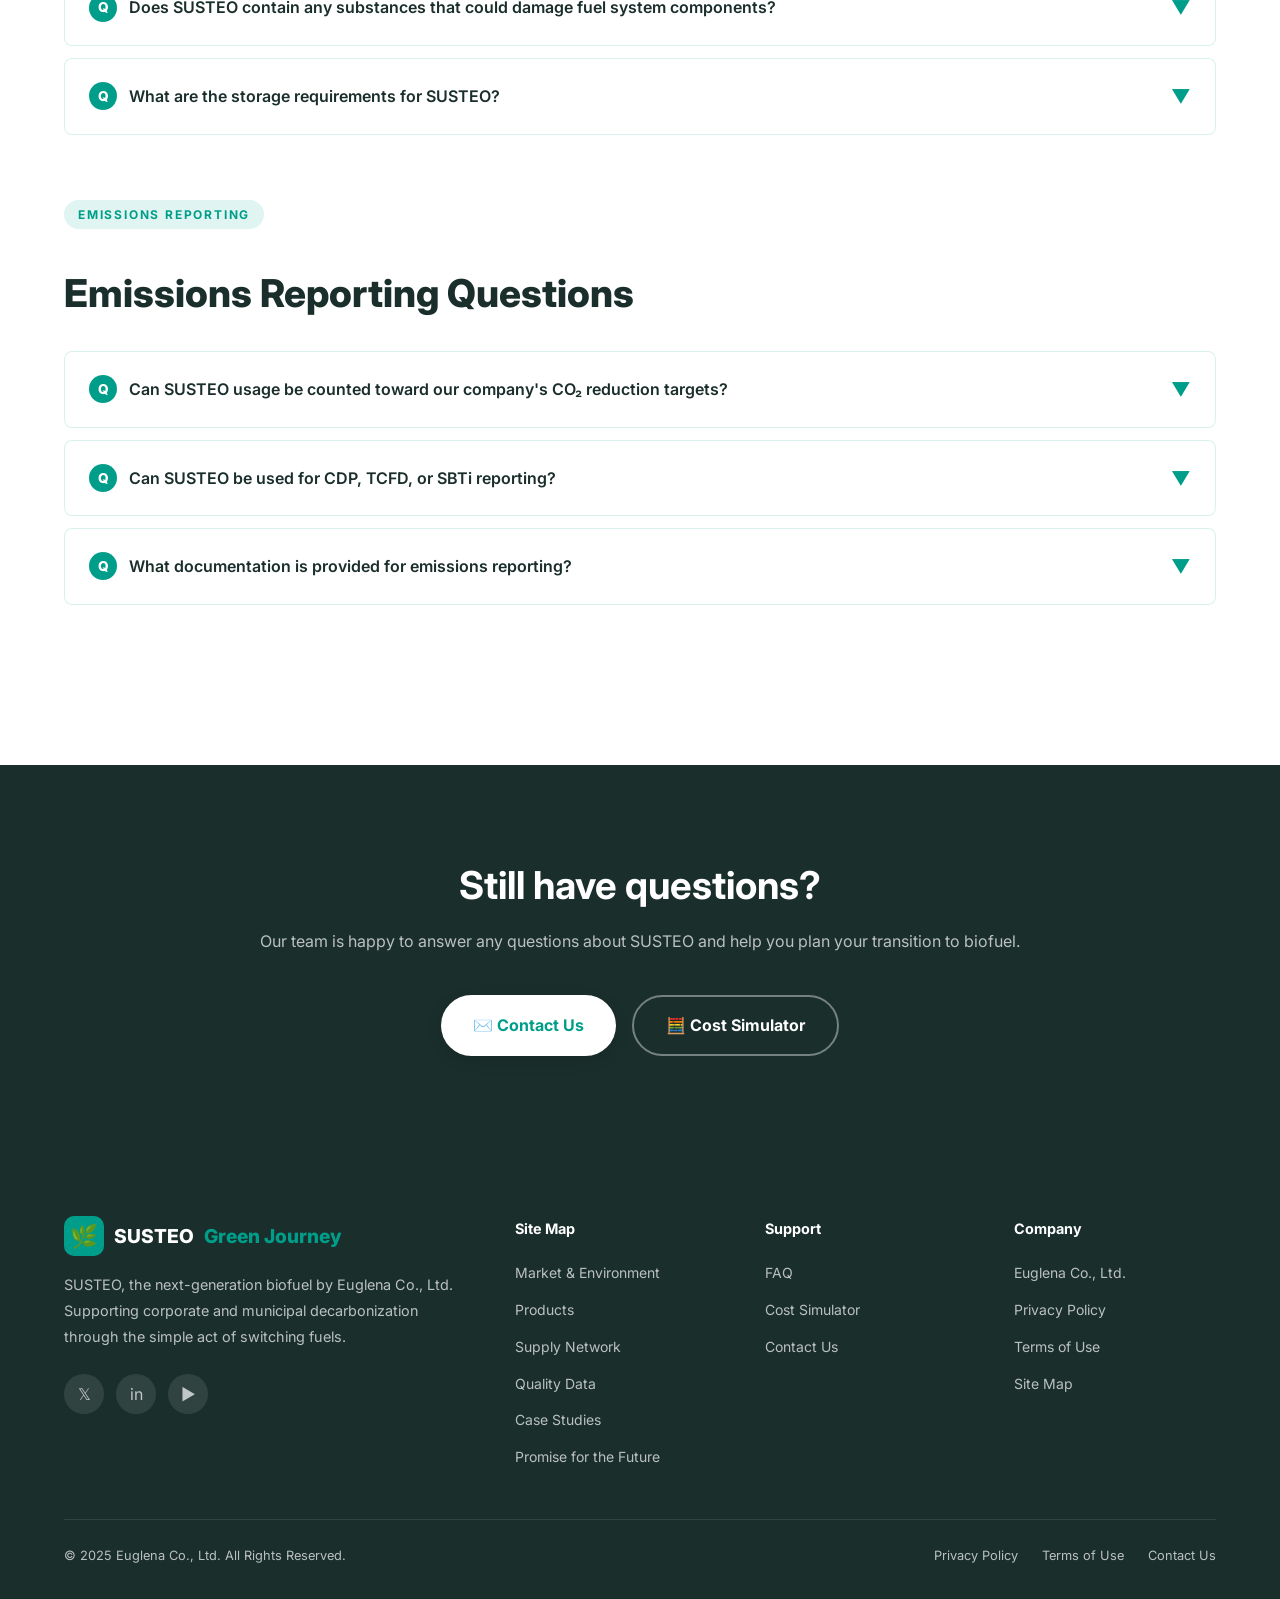
<file: faq.html>
<!DOCTYPE html>
<html lang="en">
<head>
  <meta charset="UTF-8">
  <meta name="viewport" content="width=device-width, initial-scale=1.0">
  <title>FAQ | SUSTEO Green Journey</title>
  <meta name="description" content="Frequently asked questions about SUSTEO biofuel. Answers about equipment compatibility, CO₂ reduction, cost, procurement, quality, and emissions reporting.">
  <link rel="stylesheet" href="style.css">
  <link rel="preconnect" href="https://fonts.googleapis.com">
  <link href="https://fonts.googleapis.com/css2?family=Inter:wght@400;500;700;900&display=swap" rel="stylesheet">
</head>
<body>

<!-- ===== HEADER ===== -->
<header id="header">
  <div class="header-inner">
    <a href="index.html" class="logo">
      <div class="logo-icon">🌿</div>
      SUSTEO <span>Green Journey</span>
    </a>
    <nav id="nav">
      <a href="market.html">Market &amp; Environment</a>
      <a href="products.html">Products</a>
      <a href="supply.html">Supply Network</a>
      <a href="quality.html">Quality Data</a>
      <a href="cases.html">Case Studies</a>
      <a href="future.html">Promise for the Future</a>
      <a href="faq.html" class="active">FAQ</a>
      <a href="simulation.html" class="nav-cta">Cost Simulator</a>
    </nav>
    <div class="hamburger" id="hamburger" onclick="toggleNav()">
      <span></span><span></span><span></span>
    </div>
  </div>
</header>

<!-- ===== PAGE HERO ===== -->
<div class="page-hero">
  <div class="container">
    <div class="page-hero-label">FAQ</div>
    <h1>Frequently Asked Questions</h1>
    <p>Answers to common questions about switching to SUSTEO biofuel — covering equipment, cost, CO₂ reduction, procurement, and more.</p>
  </div>
</div>

<!-- ===== BREADCRUMB ===== -->
<div class="breadcrumb">
  <div class="breadcrumb-inner">
    <a href="index.html">TOP</a>
    <span>›</span>
    <span>FAQ</span>
  </div>
</div>

<!-- ===== ANCHOR NAV ===== -->
<nav class="anchor-nav">
  <div class="anchor-nav-inner">
    <a href="#equipment">Equipment &amp; Vehicles</a>
    <a href="#co2">CO₂ Reduction</a>
    <a href="#cost">Cost &amp; Pricing</a>
    <a href="#procurement">Procurement &amp; Supply</a>
    <a href="#quality">Quality &amp; Safety</a>
    <a href="#reporting">Emissions Reporting</a>
  </div>
</nav>

<!-- ===== FAQ SECTIONS ===== -->
<section class="section">
  <div class="container">

    <!-- Equipment & Vehicles -->
    <div id="equipment" style="margin-bottom:64px;">
      <div style="margin-bottom:24px;">
        <span class="section-label">Equipment &amp; Vehicles</span>
      </div>
      <h2 class="section-title" style="margin-bottom:32px;">Equipment &amp; Vehicle Questions</h2>
      <div class="faq-list">

        <div class="faq-item">
          <div class="faq-question" onclick="toggleFaq(this)">
            <div style="display:flex; align-items:center; gap:12px;">
              <div class="faq-q-label">Q</div>
              <span>Can SUSTEO be used with existing diesel engines without any modifications?</span>
            </div>
            <div class="faq-chevron">▼</div>
          </div>
          <div class="faq-answer">
            Yes. SUSTEO (HVO-type biofuel) is a drop-in replacement for conventional diesel fuel. It has essentially the same properties as petroleum diesel and can be used directly in existing diesel engines without any hardware modifications. Major truck manufacturers including Mitsubishi Fuso and Isuzu Motors have verified compatibility with their vehicle lineups.
          </div>
        </div>

        <div class="faq-item">
          <div class="faq-question" onclick="toggleFaq(this)">
            <div style="display:flex; align-items:center; gap:12px;">
              <div class="faq-q-label">Q</div>
              <span>Will switching to SUSTEO void my vehicle warranty?</span>
            </div>
            <div class="faq-chevron">▼</div>
          </div>
          <div class="faq-answer">
            SUSTEO has been verified by major vehicle manufacturers to be compatible with their diesel engines. Verified manufacturers include Mitsubishi Fuso and Isuzu Motors, who have confirmed that using SUSTEO does not void their vehicle warranties. For specific models or manufacturers not listed, please contact us and we can provide the latest compatibility information.
          </div>
        </div>

        <div class="faq-item">
          <div class="faq-question" onclick="toggleFaq(this)">
            <div style="display:flex; align-items:center; gap:12px;">
              <div class="faq-q-label">Q</div>
              <span>Can SUSTEO be used in construction equipment and generators?</span>
            </div>
            <div class="faq-chevron">▼</div>
          </div>
          <div class="faq-answer">
            Yes. SUSTEO has been used in a wide range of diesel equipment including excavators, bulldozers, cranes, and emergency power generators. Shimizu Corporation and Takenaka Corporation have successfully used SUSTEO in construction equipment on major building projects in Japan.
          </div>
        </div>

        <div class="faq-item">
          <div class="faq-question" onclick="toggleFaq(this)">
            <div style="display:flex; align-items:center; gap:12px;">
              <div class="faq-q-label">Q</div>
              <span>How does SUSTEO perform in cold weather?</span>
            </div>
            <div class="faq-chevron">▼</div>
          </div>
          <div class="faq-answer">
            SUSTEO (HVO type) has excellent cold weather performance, with a pour point of approximately -20°C. This is comparable to or better than conventional diesel fuel and significantly superior to FAME-type biodiesel, which can gel at low temperatures. SUSTEO is suitable for use in Hokkaido and other cold regions of Japan.
          </div>
        </div>

        <div class="faq-item">
          <div class="faq-question" onclick="toggleFaq(this)">
            <div style="display:flex; align-items:center; gap:12px;">
              <div class="faq-q-label">Q</div>
              <span>Can SUSTEO be blended with conventional diesel in my existing tank?</span>
            </div>
            <div class="faq-chevron">▼</div>
          </div>
          <div class="faq-answer">
            Yes. SUSTEO can be blended with conventional diesel at any ratio without any issues. You can start with any percentage of SUSTEO you choose. The SUSTEO 51 product is a pre-blended 51% biofuel/49% diesel blend if you prefer a ready-made intermediate option.
          </div>
        </div>

      </div>
    </div>

    <!-- CO2 Reduction -->
    <div id="co2" style="margin-bottom:64px;">
      <div style="margin-bottom:24px;">
        <span class="section-label">CO₂ Reduction</span>
      </div>
      <h2 class="section-title" style="margin-bottom:32px;">CO₂ Reduction Questions</h2>
      <div class="faq-list">

        <div class="faq-item">
          <div class="faq-question" onclick="toggleFaq(this)">
            <div style="display:flex; align-items:center; gap:12px;">
              <div class="faq-q-label">Q</div>
              <span>How much CO₂ can SUSTEO reduce?</span>
            </div>
            <div class="faq-chevron">▼</div>
          </div>
          <div class="faq-answer">
            SUSTEO can reduce CO₂ emissions by up to 90% on a lifecycle (well-to-wheel) basis compared to conventional diesel fuel. This means that for every 100 tons of CO₂ that would have been emitted using conventional diesel, switching to SUSTEO would emit only about 10 tons. The SUSTEO 51 blended fuel achieves approximately 45% CO₂ reduction.
          </div>
        </div>

        <div class="faq-item">
          <div class="faq-question" onclick="toggleFaq(this)">
            <div style="display:flex; align-items:center; gap:12px;">
              <div class="faq-q-label">Q</div>
              <span>What is "lifecycle CO₂ reduction"? Why is it calculated this way?</span>
            </div>
            <div class="faq-chevron">▼</div>
          </div>
          <div class="faq-answer">
            Lifecycle CO₂ analysis (also called "well-to-wheel" analysis) measures all greenhouse gas emissions from the extraction of raw materials, through production and transportation, to the final use of the fuel. For SUSTEO, the CO₂ released when the fuel is burned was originally absorbed from the atmosphere by the plants used as feedstock — creating a near-closed carbon cycle. This internationally recognized methodology is used by ISCC certification, the EU, and Japan's Ministry of Economy, Trade and Industry.
          </div>
        </div>

        <div class="faq-item">
          <div class="faq-question" onclick="toggleFaq(this)">
            <div style="display:flex; align-items:center; gap:12px;">
              <div class="faq-q-label">Q</div>
              <span>What about exhaust emissions other than CO₂?</span>
            </div>
            <div class="faq-chevron">▼</div>
          </div>
          <div class="faq-answer">
            JARI (Japan Automobile Research Institute) testing shows that compared to conventional diesel, SUSTEO reduces particulate matter (PM) by approximately 8.5%, NOx by approximately 3.2%, and hydrocarbons (HC) by approximately 12%. This means SUSTEO improves air quality in addition to reducing greenhouse gas emissions.
          </div>
        </div>

        <div class="faq-item">
          <div class="faq-question" onclick="toggleFaq(this)">
            <div style="display:flex; align-items:center; gap:12px;">
              <div class="faq-q-label">Q</div>
              <span>Is there a way to calculate how much CO₂ my company would reduce?</span>
            </div>
            <div class="faq-chevron">▼</div>
          </div>
          <div class="faq-answer">
            Yes! Use our free <a href="simulation.html" style="color:var(--main); font-weight:700;">Cost Estimation Simulator</a>. Simply enter your monthly fuel consumption and type of equipment, and the simulator will calculate your estimated annual CO₂ reduction, cost impact, and equivalent cedar trees absorbed. No registration required.
          </div>
        </div>

      </div>
    </div>

    <!-- Cost & Pricing -->
    <div id="cost" style="margin-bottom:64px;">
      <div style="margin-bottom:24px;">
        <span class="section-label">Cost &amp; Pricing</span>
      </div>
      <h2 class="section-title" style="margin-bottom:32px;">Cost &amp; Pricing Questions</h2>
      <div class="faq-list">

        <div class="faq-item">
          <div class="faq-question" onclick="toggleFaq(this)">
            <div style="display:flex; align-items:center; gap:12px;">
              <div class="faq-q-label">Q</div>
              <span>How much does SUSTEO cost compared to conventional diesel?</span>
            </div>
            <div class="faq-chevron">▼</div>
          </div>
          <div class="faq-answer">
            SUSTEO is currently priced higher than conventional diesel fuel, with the premium varying by product type, volume, location, and market conditions. SUSTEO (HVO 100%) carries the highest premium, while SUSTEO 51 (blended) is more affordable. Specific pricing is available through our supply partners after an inquiry. Use our simulator for a rough cost estimate based on your usage.
          </div>
        </div>

        <div class="faq-item">
          <div class="faq-question" onclick="toggleFaq(this)">
            <div style="display:flex; align-items:center; gap:12px;">
              <div class="faq-q-label">Q</div>
              <span>Are there government subsidies available for switching to SUSTEO?</span>
            </div>
            <div class="faq-chevron">▼</div>
          </div>
          <div class="faq-answer">
            Yes. The Tokyo Metropolitan Government has launched a subsidy program for companies switching to biofuels like SUSTEO. Additionally, various national and local government programs support corporate decarbonization. The availability and amount of subsidies change regularly, so please contact us for the latest information on programs applicable to your company.
          </div>
        </div>

        <div class="faq-item">
          <div class="faq-question" onclick="toggleFaq(this)">
            <div style="display:flex; align-items:center; gap:12px;">
              <div class="faq-q-label">Q</div>
              <span>Can the fuel cost premium be offset by carbon credits or sustainability reporting benefits?</span>
            </div>
            <div class="faq-chevron">▼</div>
          </div>
          <div class="faq-answer">
            Yes, for many companies. The additional cost of SUSTEO can be partially or fully offset by: (1) Carbon credit savings if your company has carbon pricing obligations, (2) Sustainability reporting value — customers and investors increasingly value demonstrated decarbonization, (3) Avoidance of future carbon taxes as Japan's carbon pricing framework develops, (4) Government subsidies where available. Our team can help calculate the full financial picture for your situation.
          </div>
        </div>

        <div class="faq-item">
          <div class="faq-question" onclick="toggleFaq(this)">
            <div style="display:flex; align-items:center; gap:12px;">
              <div class="faq-q-label">Q</div>
              <span>Is there a minimum order volume requirement?</span>
            </div>
            <div class="faq-chevron">▼</div>
          </div>
          <div class="faq-answer">
            Minimum order volumes vary by supply partner and location. Generally, delivery by tank truck is available for orders of 1,000 liters or more. Drum supply (200-liter drums) is also available for smaller users. Please contact us or your nearest supply partner for specific minimum order information.
          </div>
        </div>

      </div>
    </div>

    <!-- Procurement & Supply -->
    <div id="procurement" style="margin-bottom:64px;">
      <div style="margin-bottom:24px;">
        <span class="section-label">Procurement &amp; Supply</span>
      </div>
      <h2 class="section-title" style="margin-bottom:32px;">Procurement &amp; Supply Questions</h2>
      <div class="faq-list">

        <div class="faq-item">
          <div class="faq-question" onclick="toggleFaq(this)">
            <div style="display:flex; align-items:center; gap:12px;">
              <div class="faq-q-label">Q</div>
              <span>How do I start procuring SUSTEO?</span>
            </div>
            <div class="faq-chevron">▼</div>
          </div>
          <div class="faq-answer">
            The simplest way is to contact us via the form or email on this website. We will connect you with the nearest supply partner (Kamei, Sinanen, or Hirano Sekiyu), who will provide a quote, set up delivery arrangements, and handle all logistics. The process from first inquiry to first delivery typically takes 1-4 weeks.
          </div>
        </div>

        <div class="faq-item">
          <div class="faq-question" onclick="toggleFaq(this)">
            <div style="display:flex; align-items:center; gap:12px;">
              <div class="faq-q-label">Q</div>
              <span>Is SUSTEO available throughout Japan?</span>
            </div>
            <div class="faq-chevron">▼</div>
          </div>
          <div class="faq-answer">
            SUSTEO is currently available from 12 supply bases across Japan, from Hokkaido to Kyushu. If your location is not near an existing base, please contact us — delivery may still be possible through our partner network, and we are continuously expanding our supply network.
          </div>
        </div>

        <div class="faq-item">
          <div class="faq-question" onclick="toggleFaq(this)">
            <div style="display:flex; align-items:center; gap:12px;">
              <div class="faq-q-label">Q</div>
              <span>How is SUSTEO delivered? Can it use the same tanks as conventional diesel?</span>
            </div>
            <div class="faq-chevron">▼</div>
          </div>
          <div class="faq-answer">
            SUSTEO is delivered by tank truck and can be stored in existing diesel fuel tanks without any special preparation. For tanks that previously contained conventional diesel, there is no need for flushing or cleaning before switching to SUSTEO. The fuel can be used directly from your existing storage infrastructure.
          </div>
        </div>

        <div class="faq-item">
          <div class="faq-question" onclick="toggleFaq(this)">
            <div style="display:flex; align-items:center; gap:12px;">
              <div class="faq-q-label">Q</div>
              <span>Can SUSTEO be supplied directly to construction sites?</span>
            </div>
            <div class="faq-chevron">▼</div>
          </div>
          <div class="faq-answer">
            Yes. SUSTEO can be supplied directly to construction sites via tank truck, in the same way that conventional diesel is currently delivered. No special infrastructure is required at the site. This is how Shimizu Construction and Takenaka Corporation have been using SUSTEO at their construction sites.
          </div>
        </div>

      </div>
    </div>

    <!-- Quality & Safety -->
    <div id="quality" style="margin-bottom:64px;">
      <div style="margin-bottom:24px;">
        <span class="section-label">Quality &amp; Safety</span>
      </div>
      <h2 class="section-title" style="margin-bottom:32px;">Quality &amp; Safety Questions</h2>
      <div class="faq-list">

        <div class="faq-item">
          <div class="faq-question" onclick="toggleFaq(this)">
            <div style="display:flex; align-items:center; gap:12px;">
              <div class="faq-q-label">Q</div>
              <span>What quality certifications does SUSTEO hold?</span>
            </div>
            <div class="faq-chevron">▼</div>
          </div>
          <div class="faq-answer">
            SUSTEO holds ISCC (International Sustainability and Carbon Certification), which is the leading international standard for sustainable biofuels recognized by the EU, USA, Japan, and other major markets. Additionally, SUSTEO has been tested by the Japan Marine Survey Association (fuel quality analysis), JARI (engine performance and emissions), and verified by major vehicle manufacturers.
          </div>
        </div>

        <div class="faq-item">
          <div class="faq-question" onclick="toggleFaq(this)">
            <div style="display:flex; align-items:center; gap:12px;">
              <div class="faq-q-label">Q</div>
              <span>Does SUSTEO contain any substances that could damage fuel system components?</span>
            </div>
            <div class="faq-chevron">▼</div>
          </div>
          <div class="faq-answer">
            No. Unlike FAME-type biodiesel, which can degrade rubber seals and certain plastics in older fuel systems, SUSTEO (HVO type) has been confirmed by vehicle manufacturers to be fully compatible with all standard fuel system components. Long-term engine testing by Isuzu Motors showed no significant difference in engine wear compared to conventional diesel.
          </div>
        </div>

        <div class="faq-item">
          <div class="faq-question" onclick="toggleFaq(this)">
            <div style="display:flex; align-items:center; gap:12px;">
              <div class="faq-q-label">Q</div>
              <span>What are the storage requirements for SUSTEO?</span>
            </div>
            <div class="faq-chevron">▼</div>
          </div>
          <div class="faq-answer">
            SUSTEO has similar storage requirements to conventional diesel fuel. It has high oxidation stability and can be stored for extended periods (12+ months) without degradation under normal conditions. Standard diesel storage tanks and procedures are appropriate for SUSTEO storage. No special antioxidant additives are required.
          </div>
        </div>

      </div>
    </div>

    <!-- Emissions Reporting -->
    <div id="reporting" style="margin-bottom:64px;">
      <div style="margin-bottom:24px;">
        <span class="section-label">Emissions Reporting</span>
      </div>
      <h2 class="section-title" style="margin-bottom:32px;">Emissions Reporting Questions</h2>
      <div class="faq-list">

        <div class="faq-item">
          <div class="faq-question" onclick="toggleFaq(this)">
            <div style="display:flex; align-items:center; gap:12px;">
              <div class="faq-q-label">Q</div>
              <span>Can SUSTEO usage be counted toward our company's CO₂ reduction targets?</span>
            </div>
            <div class="faq-chevron">▼</div>
          </div>
          <div class="faq-answer">
            Yes. SUSTEO's CO₂ reduction can be counted under Scope 1 (for direct combustion in your own equipment) and Scope 3 emissions reporting frameworks including GHG Protocol and ISO 14064. The ISCC certification provides the documented GHG savings factor needed for official reporting. Euglena can provide all necessary documentation for your sustainability reporting.
          </div>
        </div>

        <div class="faq-item">
          <div class="faq-question" onclick="toggleFaq(this)">
            <div style="display:flex; align-items:center; gap:12px;">
              <div class="faq-q-label">Q</div>
              <span>Can SUSTEO be used for CDP, TCFD, or SBTi reporting?</span>
            </div>
            <div class="faq-chevron">▼</div>
          </div>
          <div class="faq-answer">
            Yes. SUSTEO emission reductions can be included in CDP (Carbon Disclosure Project), TCFD (Task Force on Climate-related Financial Disclosures), and SBTi (Science Based Targets initiative) reporting as verified scope 1 and scope 3 reductions. The ISCC-certified GHG savings methodology aligns with internationally recognized frameworks.
          </div>
        </div>

        <div class="faq-item">
          <div class="faq-question" onclick="toggleFaq(this)">
            <div style="display:flex; align-items:center; gap:12px;">
              <div class="faq-q-label">Q</div>
              <span>What documentation is provided for emissions reporting?</span>
            </div>
            <div class="faq-chevron">▼</div>
          </div>
          <div class="faq-answer">
            With each SUSTEO delivery, you receive: (1) Delivery receipt specifying volume and product type, (2) ISCC sustainability declaration confirming the GHG savings factor, (3) CO₂ reduction certificate quantifying the lifecycle emission reduction in tons of CO₂e. Euglena can also provide additional documentation for specific reporting frameworks upon request.
          </div>
        </div>

      </div>
    </div>

  </div>
</section>

<!-- ===== CTA ===== -->
<section class="section section-dark">
  <div class="container text-center">
    <h2 style="color:white; margin-bottom:16px;">Still have questions?</h2>
    <p style="color:rgba(255,255,255,0.7); margin-bottom:40px;">Our team is happy to answer any questions about SUSTEO and help you plan your transition to biofuel.</p>
    <div style="display:flex; gap:16px; justify-content:center; flex-wrap:wrap;">
      <a href="mailto:contact@euglena.jp" class="btn btn-white">✉️ Contact Us</a>
      <a href="simulation.html" class="btn btn-outline" style="border-color:rgba(255,255,255,0.4); color:white;">🧮 Cost Simulator</a>
    </div>
  </div>
</section>

<!-- ===== FOOTER ===== -->
<footer>
  <div class="container">
    <div class="footer-grid">
      <div class="footer-brand">
        <div class="logo" style="margin-bottom:16px;">
          <div class="logo-icon">🌿</div>
          SUSTEO <span style="color:var(--main);">Green Journey</span>
        </div>
        <p>SUSTEO, the next-generation biofuel by Euglena Co., Ltd. Supporting corporate and municipal decarbonization through the simple act of switching fuels.</p>
        <div class="sns-links">
          <a href="#" class="sns-link">𝕏</a>
          <a href="#" class="sns-link">in</a>
          <a href="#" class="sns-link">▶</a>
        </div>
      </div>
      <div class="footer-col">
        <h4>Site Map</h4>
        <ul>
          <li><a href="market.html">Market &amp; Environment</a></li>
          <li><a href="products.html">Products</a></li>
          <li><a href="supply.html">Supply Network</a></li>
          <li><a href="quality.html">Quality Data</a></li>
          <li><a href="cases.html">Case Studies</a></li>
          <li><a href="future.html">Promise for the Future</a></li>
        </ul>
      </div>
      <div class="footer-col">
        <h4>Support</h4>
        <ul>
          <li><a href="faq.html">FAQ</a></li>
          <li><a href="simulation.html">Cost Simulator</a></li>
          <li><a href="mailto:contact@euglena.jp">Contact Us</a></li>
        </ul>
      </div>
      <div class="footer-col">
        <h4>Company</h4>
        <ul>
          <li><a href="https://www.euglena.jp" target="_blank">Euglena Co., Ltd.</a></li>
          <li><a href="#">Privacy Policy</a></li>
          <li><a href="#">Terms of Use</a></li>
          <li><a href="#">Site Map</a></li>
        </ul>
      </div>
    </div>
    <div class="footer-bottom">
      <div>© 2025 Euglena Co., Ltd. All Rights Reserved.</div>
      <div class="footer-links">
        <a href="#">Privacy Policy</a>
        <a href="#">Terms of Use</a>
        <a href="#">Contact Us</a>
      </div>
    </div>
  </div>
</footer>

<a href="mailto:contact@euglena.jp" class="floating-cta">✉️ Contact Us</a>

<script>
  function toggleNav() {
    document.getElementById('nav').classList.toggle('open');
  }
  window.addEventListener('scroll', () => {
    const header = document.getElementById('header');
    if (window.scrollY > 50) {
      header.style.boxShadow = '0 4px 24px rgba(0,0,0,0.08)';
    } else {
      header.style.boxShadow = 'none';
    }
  });

  function toggleFaq(el) {
    const item = el.parentElement;
    const wasOpen = item.classList.contains('open');
    // Close all
    document.querySelectorAll('.faq-item').forEach(i => i.classList.remove('open'));
    // Open clicked if it was not already open
    if (!wasOpen) {
      item.classList.add('open');
    }
  }
</script>
</body>
</html>
</file>
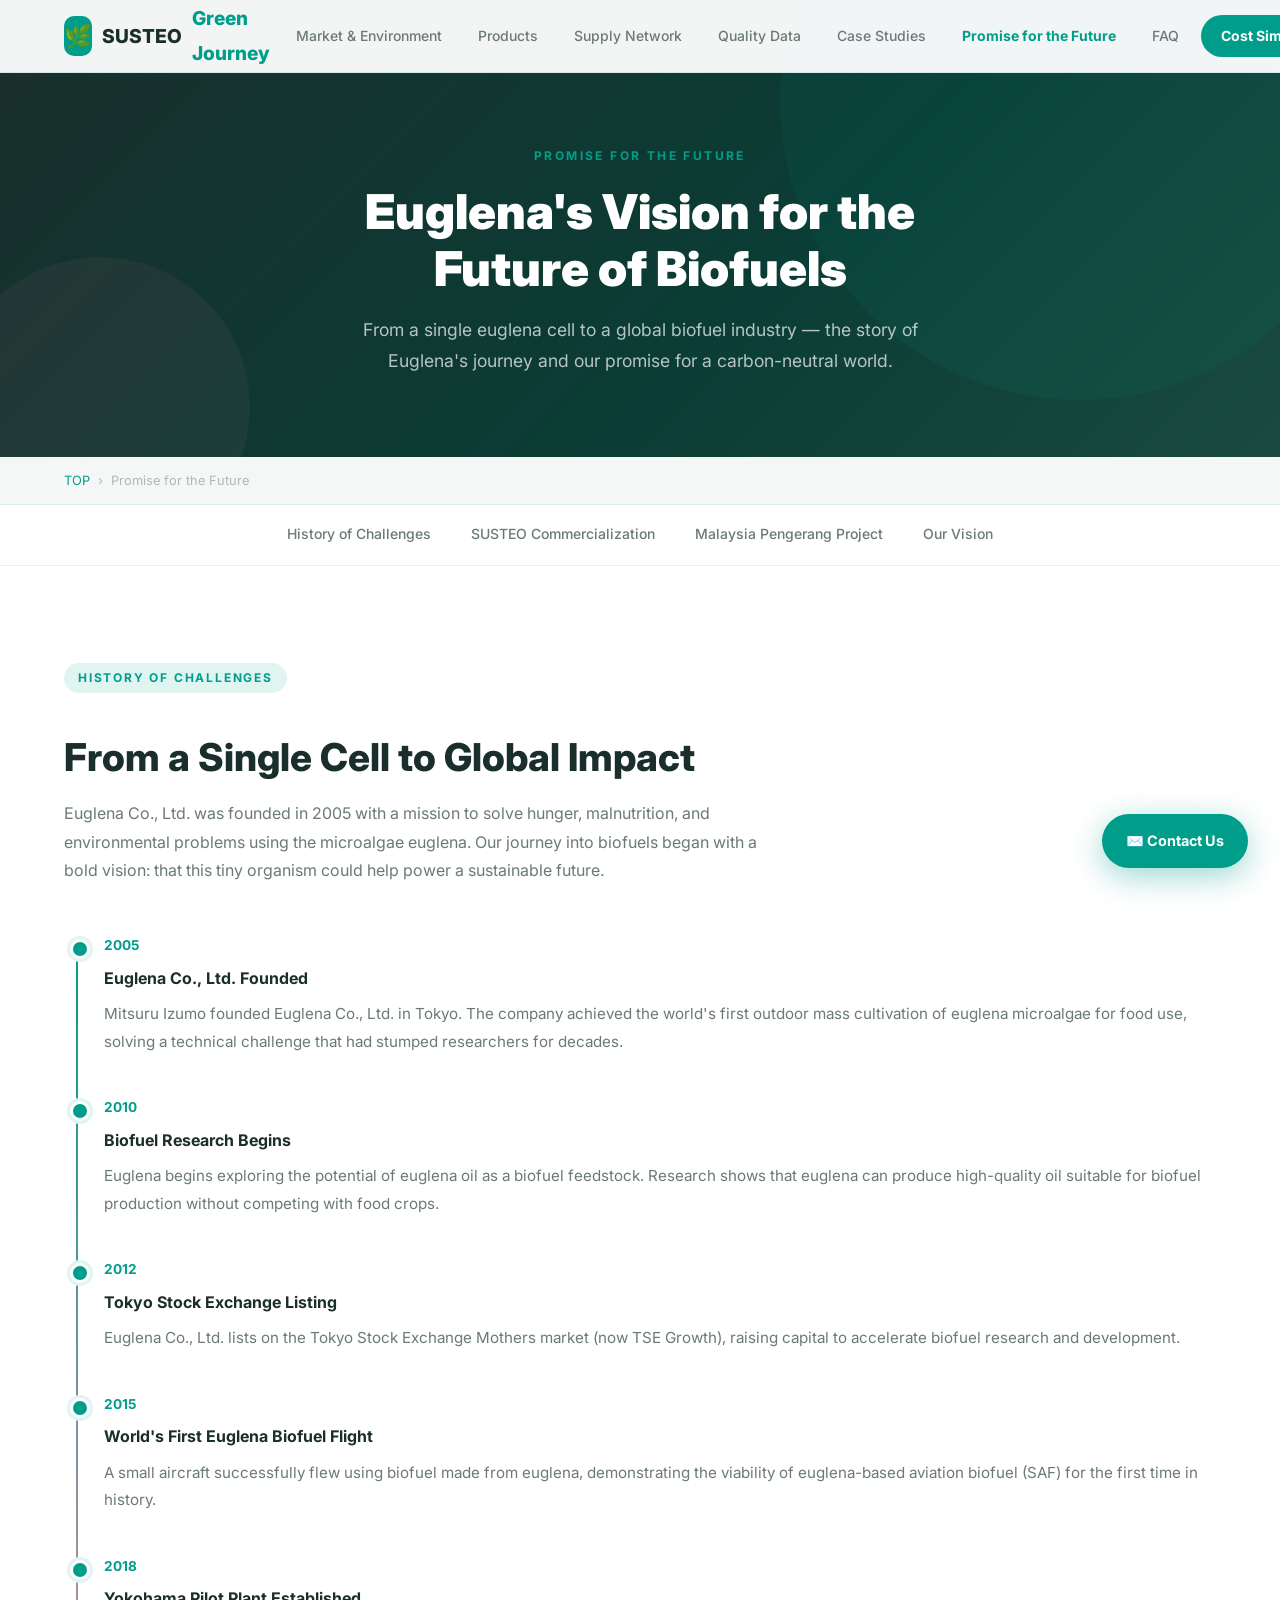
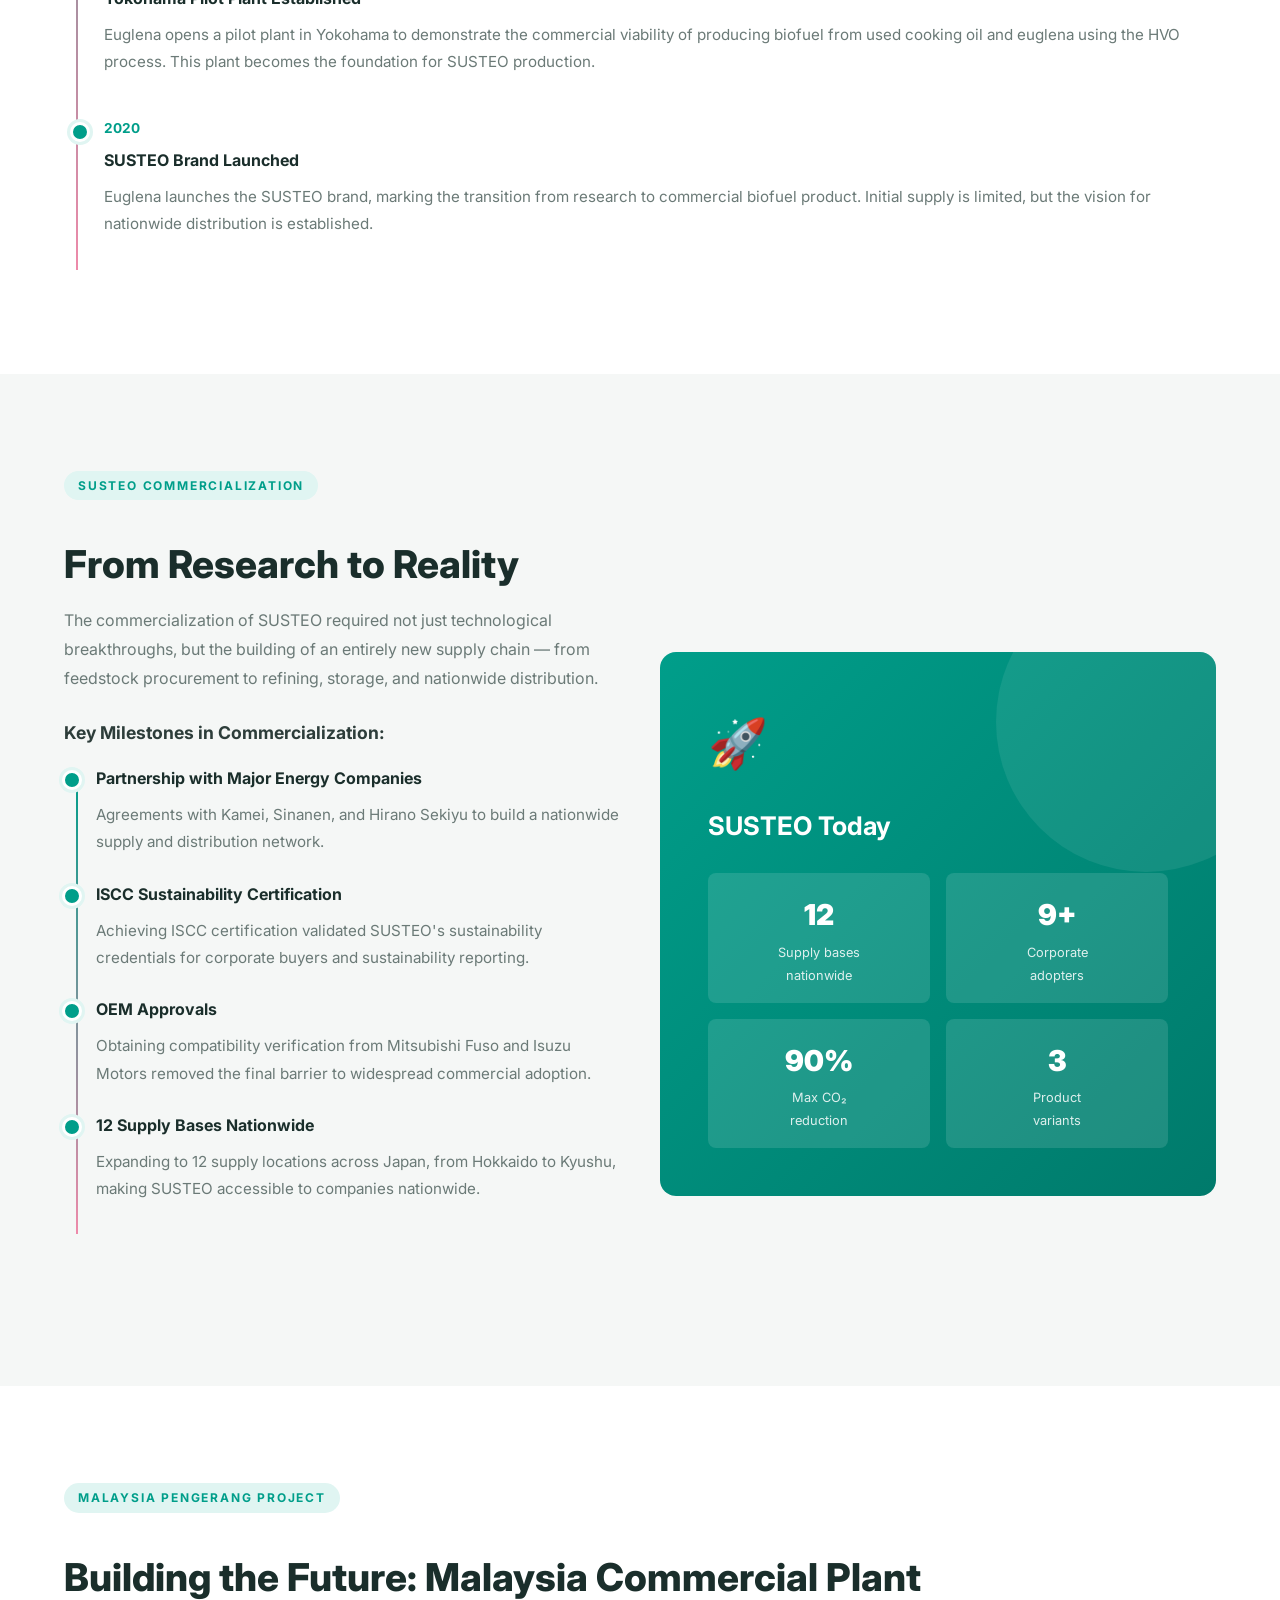
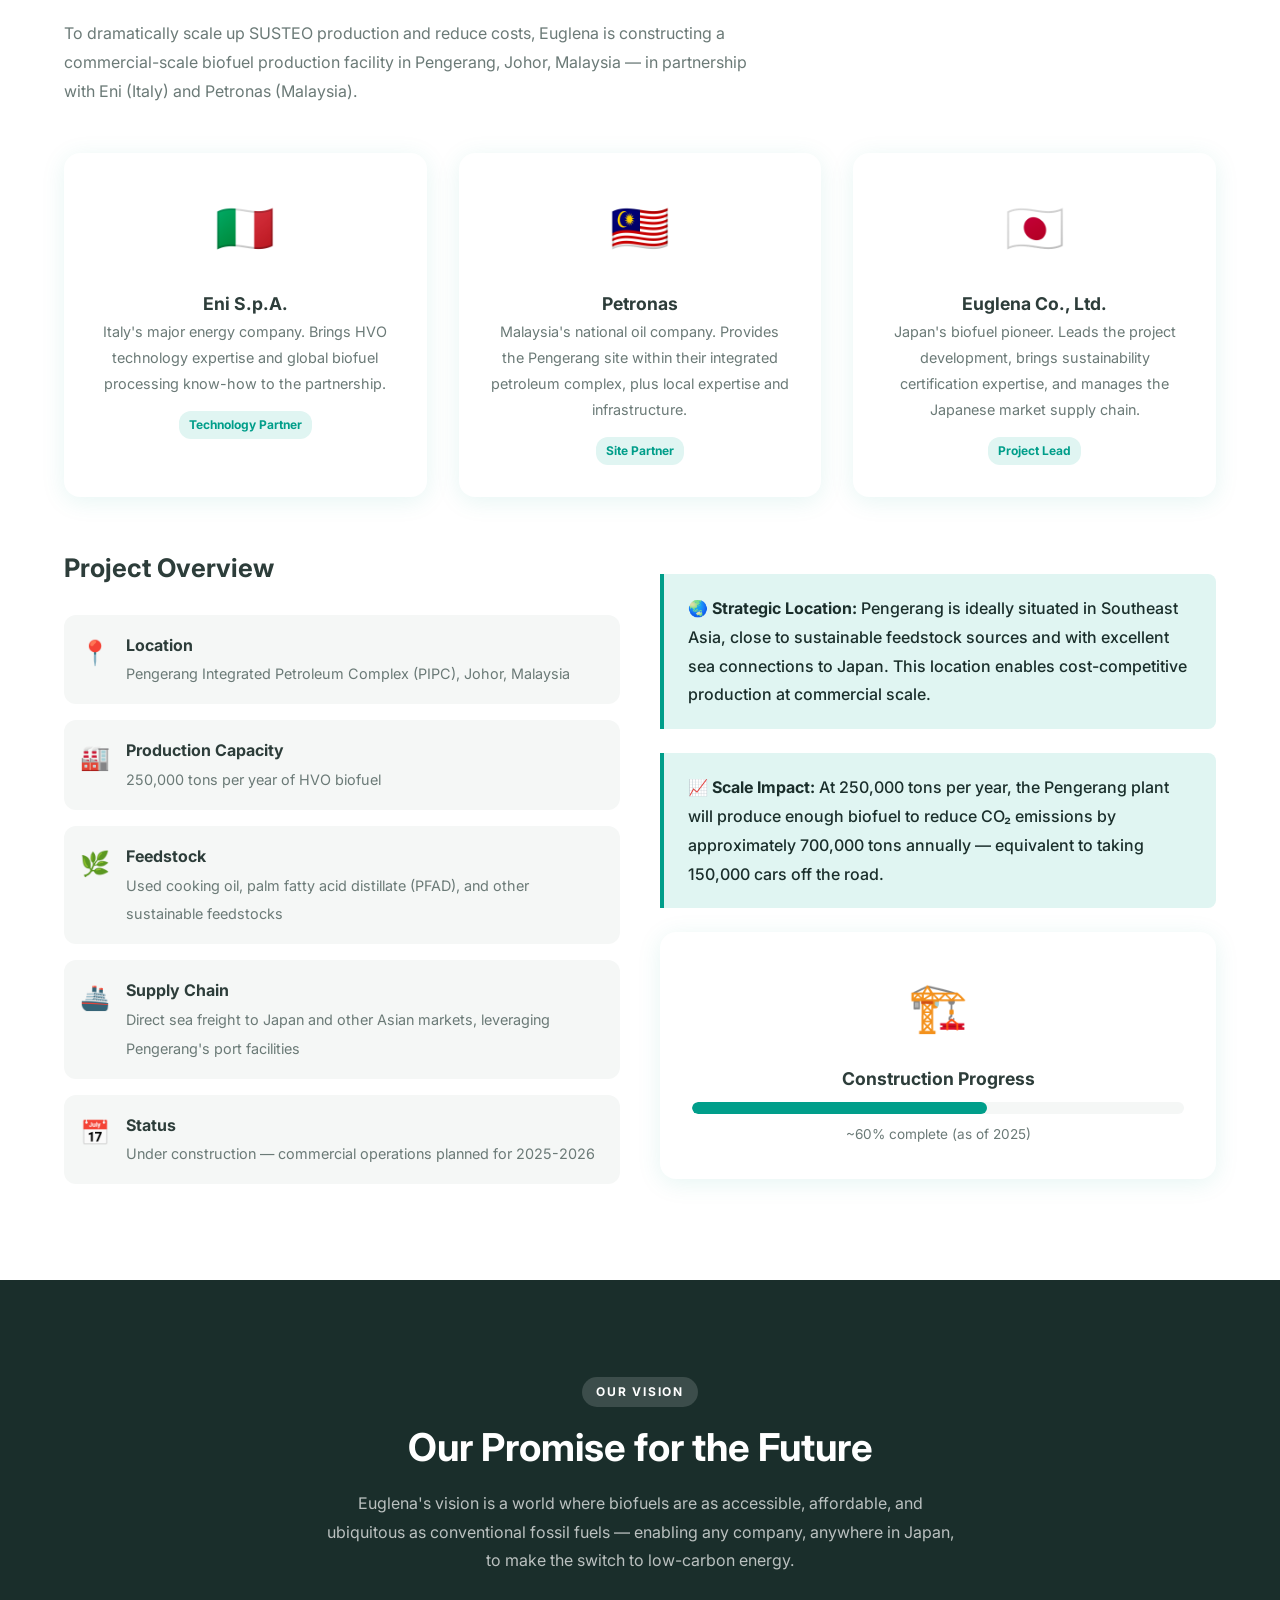
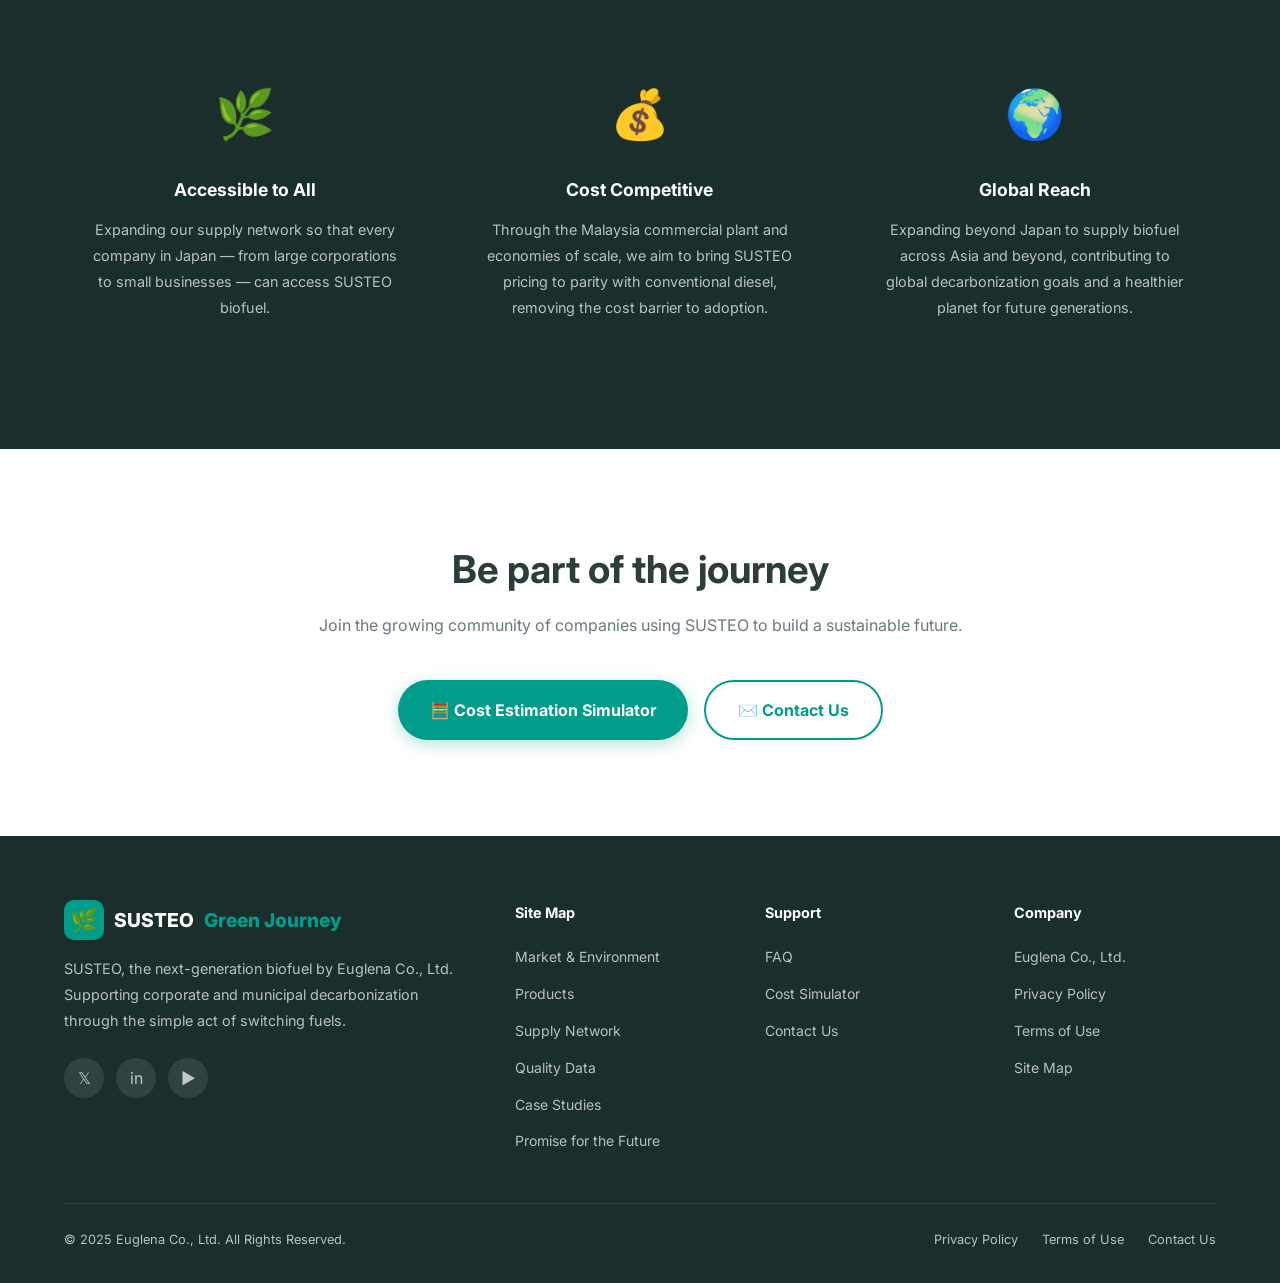
<file: future.html>
<!DOCTYPE html>
<html lang="en">
<head>
  <meta charset="UTF-8">
  <meta name="viewport" content="width=device-width, initial-scale=1.0">
  <title>Promise for the Future | SUSTEO Green Journey</title>
  <meta name="description" content="Euglena's vision for the future of biofuels — from the founding story to SUSTEO commercialization and the Malaysia Pengerang commercial plant project.">
  <link rel="stylesheet" href="style.css">
  <link rel="preconnect" href="https://fonts.googleapis.com">
  <link href="https://fonts.googleapis.com/css2?family=Inter:wght@400;500;700;900&display=swap" rel="stylesheet">
</head>
<body>

<!-- ===== HEADER ===== -->
<header id="header">
  <div class="header-inner">
    <a href="index.html" class="logo">
      <div class="logo-icon">🌿</div>
      SUSTEO <span>Green Journey</span>
    </a>
    <nav id="nav">
      <a href="market.html">Market &amp; Environment</a>
      <a href="products.html">Products</a>
      <a href="supply.html">Supply Network</a>
      <a href="quality.html">Quality Data</a>
      <a href="cases.html">Case Studies</a>
      <a href="future.html" class="active">Promise for the Future</a>
      <a href="faq.html">FAQ</a>
      <a href="simulation.html" class="nav-cta">Cost Simulator</a>
    </nav>
    <div class="hamburger" id="hamburger" onclick="toggleNav()">
      <span></span><span></span><span></span>
    </div>
  </div>
</header>

<!-- ===== PAGE HERO (dark) ===== -->
<div style="padding:140px 0 80px; background:linear-gradient(135deg, var(--dark) 0%, #0A3D35 60%, #1A4A3F 100%); position:relative; overflow:hidden; text-align:center;">
  <div style="position:absolute; width:600px; height:600px; background:var(--main); opacity:0.08; border-radius:50%; top:-200px; right:-100px;"></div>
  <div style="position:absolute; width:300px; height:300px; background:var(--pink); opacity:0.06; border-radius:50%; bottom:-100px; left:-50px;"></div>
  <div class="container" style="position:relative; z-index:1;">
    <div style="display:inline-block; font-size:0.75rem; font-weight:700; letter-spacing:0.2em; color:var(--main); text-transform:uppercase; margin-bottom:16px;">Promise for the Future</div>
    <h1 style="color:white; font-size:clamp(2rem, 4vw, 3rem); font-weight:900; margin-bottom:16px;">Euglena's Vision for the<br>Future of Biofuels</h1>
    <p style="color:rgba(255,255,255,0.7); font-size:1.1rem; max-width:600px; margin:0 auto;">From a single euglena cell to a global biofuel industry — the story of Euglena's journey and our promise for a carbon-neutral world.</p>
  </div>
</div>

<!-- ===== BREADCRUMB ===== -->
<div class="breadcrumb">
  <div class="breadcrumb-inner">
    <a href="index.html">TOP</a>
    <span>›</span>
    <span>Promise for the Future</span>
  </div>
</div>

<!-- ===== ANCHOR NAV ===== -->
<nav class="anchor-nav">
  <div class="anchor-nav-inner">
    <a href="#history">History of Challenges</a>
    <a href="#commercialization">SUSTEO Commercialization</a>
    <a href="#malaysia">Malaysia Pengerang Project</a>
    <a href="#vision">Our Vision</a>
  </div>
</nav>

<!-- ===== HISTORY ===== -->
<section class="section" id="history">
  <div class="container">
    <div style="margin-bottom:24px;">
      <span class="section-label">History of Challenges</span>
    </div>
    <h2 class="section-title">From a Single Cell to Global Impact</h2>
    <p style="color:var(--gray-dark); margin-bottom:48px; max-width:700px;">Euglena Co., Ltd. was founded in 2005 with a mission to solve hunger, malnutrition, and environmental problems using the microalgae euglena. Our journey into biofuels began with a bold vision: that this tiny organism could help power a sustainable future.</p>

    <div class="timeline">
      <div class="timeline-item">
        <div class="timeline-dot"></div>
        <div class="timeline-year">2005</div>
        <div class="timeline-title">Euglena Co., Ltd. Founded</div>
        <div class="timeline-text">Mitsuru Izumo founded Euglena Co., Ltd. in Tokyo. The company achieved the world's first outdoor mass cultivation of euglena microalgae for food use, solving a technical challenge that had stumped researchers for decades.</div>
      </div>
      <div class="timeline-item">
        <div class="timeline-dot"></div>
        <div class="timeline-year">2010</div>
        <div class="timeline-title">Biofuel Research Begins</div>
        <div class="timeline-text">Euglena begins exploring the potential of euglena oil as a biofuel feedstock. Research shows that euglena can produce high-quality oil suitable for biofuel production without competing with food crops.</div>
      </div>
      <div class="timeline-item">
        <div class="timeline-dot"></div>
        <div class="timeline-year">2012</div>
        <div class="timeline-title">Tokyo Stock Exchange Listing</div>
        <div class="timeline-text">Euglena Co., Ltd. lists on the Tokyo Stock Exchange Mothers market (now TSE Growth), raising capital to accelerate biofuel research and development.</div>
      </div>
      <div class="timeline-item">
        <div class="timeline-dot"></div>
        <div class="timeline-year">2015</div>
        <div class="timeline-title">World's First Euglena Biofuel Flight</div>
        <div class="timeline-text">A small aircraft successfully flew using biofuel made from euglena, demonstrating the viability of euglena-based aviation biofuel (SAF) for the first time in history.</div>
      </div>
      <div class="timeline-item">
        <div class="timeline-dot"></div>
        <div class="timeline-year">2018</div>
        <div class="timeline-title">Yokohama Pilot Plant Established</div>
        <div class="timeline-text">Euglena opens a pilot plant in Yokohama to demonstrate the commercial viability of producing biofuel from used cooking oil and euglena using the HVO process. This plant becomes the foundation for SUSTEO production.</div>
      </div>
      <div class="timeline-item">
        <div class="timeline-dot"></div>
        <div class="timeline-year">2020</div>
        <div class="timeline-title">SUSTEO Brand Launched</div>
        <div class="timeline-text">Euglena launches the SUSTEO brand, marking the transition from research to commercial biofuel product. Initial supply is limited, but the vision for nationwide distribution is established.</div>
      </div>
    </div>
  </div>
</section>

<!-- ===== COMMERCIALIZATION ===== -->
<section class="section section-alt" id="commercialization">
  <div class="container">
    <div style="margin-bottom:24px;">
      <span class="section-label">SUSTEO Commercialization</span>
    </div>
    <h2 class="section-title">From Research to Reality</h2>

    <div class="grid-2" style="margin-bottom:48px;">
      <div>
        <p style="margin-bottom:24px; color:var(--gray-dark);">The commercialization of SUSTEO required not just technological breakthroughs, but the building of an entirely new supply chain — from feedstock procurement to refining, storage, and nationwide distribution.</p>

        <h4 style="margin-bottom:16px;">Key Milestones in Commercialization:</h4>
        <div class="timeline" style="padding-left:32px;">
          <div class="timeline-item" style="padding-bottom:24px;">
            <div class="timeline-dot"></div>
            <div class="timeline-title">Partnership with Major Energy Companies</div>
            <div class="timeline-text">Agreements with Kamei, Sinanen, and Hirano Sekiyu to build a nationwide supply and distribution network.</div>
          </div>
          <div class="timeline-item" style="padding-bottom:24px;">
            <div class="timeline-dot"></div>
            <div class="timeline-title">ISCC Sustainability Certification</div>
            <div class="timeline-text">Achieving ISCC certification validated SUSTEO's sustainability credentials for corporate buyers and sustainability reporting.</div>
          </div>
          <div class="timeline-item" style="padding-bottom:24px;">
            <div class="timeline-dot"></div>
            <div class="timeline-title">OEM Approvals</div>
            <div class="timeline-text">Obtaining compatibility verification from Mitsubishi Fuso and Isuzu Motors removed the final barrier to widespread commercial adoption.</div>
          </div>
          <div class="timeline-item">
            <div class="timeline-dot"></div>
            <div class="timeline-title">12 Supply Bases Nationwide</div>
            <div class="timeline-text">Expanding to 12 supply locations across Japan, from Hokkaido to Kyushu, making SUSTEO accessible to companies nationwide.</div>
          </div>
        </div>
      </div>
      <div>
        <div class="product-hero-card">
          <div style="font-size:3rem; margin-bottom:16px;">🚀</div>
          <h3 style="color:white; margin-bottom:16px;">SUSTEO Today</h3>
          <div style="display:grid; grid-template-columns:1fr 1fr; gap:16px; margin-top:24px;">
            <div style="background:rgba(255,255,255,0.12); padding:16px; border-radius:8px; text-align:center;">
              <div style="font-size:1.8rem; font-weight:900;">12</div>
              <div style="font-size:0.8rem; opacity:0.85;">Supply bases<br>nationwide</div>
            </div>
            <div style="background:rgba(255,255,255,0.12); padding:16px; border-radius:8px; text-align:center;">
              <div style="font-size:1.8rem; font-weight:900;">9+</div>
              <div style="font-size:0.8rem; opacity:0.85;">Corporate<br>adopters</div>
            </div>
            <div style="background:rgba(255,255,255,0.12); padding:16px; border-radius:8px; text-align:center;">
              <div style="font-size:1.8rem; font-weight:900;">90%</div>
              <div style="font-size:0.8rem; opacity:0.85;">Max CO₂<br>reduction</div>
            </div>
            <div style="background:rgba(255,255,255,0.12); padding:16px; border-radius:8px; text-align:center;">
              <div style="font-size:1.8rem; font-weight:900;">3</div>
              <div style="font-size:0.8rem; opacity:0.85;">Product<br>variants</div>
            </div>
          </div>
        </div>
      </div>
    </div>
  </div>
</section>

<!-- ===== MALAYSIA PROJECT ===== -->
<section class="section" id="malaysia">
  <div class="container">
    <div style="margin-bottom:24px;">
      <span class="section-label">Malaysia Pengerang Project</span>
    </div>
    <h2 class="section-title">Building the Future: Malaysia Commercial Plant</h2>
    <p style="color:var(--gray-dark); margin-bottom:48px; max-width:700px;">To dramatically scale up SUSTEO production and reduce costs, Euglena is constructing a commercial-scale biofuel production facility in Pengerang, Johor, Malaysia — in partnership with Eni (Italy) and Petronas (Malaysia).</p>

    <div class="grid-3" style="margin-bottom:48px;">
      <div class="card" style="text-align:center;">
        <div style="font-size:3rem; margin-bottom:16px;">🇮🇹</div>
        <h4>Eni S.p.A.</h4>
        <p style="font-size:0.9rem; color:var(--gray-dark);">Italy's major energy company. Brings HVO technology expertise and global biofuel processing know-how to the partnership.</p>
        <div style="margin-top:12px;"><span class="badge badge-green">Technology Partner</span></div>
      </div>
      <div class="card" style="text-align:center;">
        <div style="font-size:3rem; margin-bottom:16px;">🇲🇾</div>
        <h4>Petronas</h4>
        <p style="font-size:0.9rem; color:var(--gray-dark);">Malaysia's national oil company. Provides the Pengerang site within their integrated petroleum complex, plus local expertise and infrastructure.</p>
        <div style="margin-top:12px;"><span class="badge badge-green">Site Partner</span></div>
      </div>
      <div class="card" style="text-align:center;">
        <div style="font-size:3rem; margin-bottom:16px;">🇯🇵</div>
        <h4>Euglena Co., Ltd.</h4>
        <p style="font-size:0.9rem; color:var(--gray-dark);">Japan's biofuel pioneer. Leads the project development, brings sustainability certification expertise, and manages the Japanese market supply chain.</p>
        <div style="margin-top:12px;"><span class="badge badge-green">Project Lead</span></div>
      </div>
    </div>

    <div class="grid-2">
      <div>
        <h3 style="margin-bottom:24px;">Project Overview</h3>
        <div style="display:flex; flex-direction:column; gap:16px;">
          <div style="display:flex; gap:16px; padding:16px; background:var(--gray-light); border-radius:12px;">
            <span style="font-size:1.5rem; flex-shrink:0;">📍</span>
            <div>
              <strong>Location</strong><br>
              <span style="color:var(--gray-dark); font-size:0.9rem;">Pengerang Integrated Petroleum Complex (PIPC), Johor, Malaysia</span>
            </div>
          </div>
          <div style="display:flex; gap:16px; padding:16px; background:var(--gray-light); border-radius:12px;">
            <span style="font-size:1.5rem; flex-shrink:0;">🏭</span>
            <div>
              <strong>Production Capacity</strong><br>
              <span style="color:var(--gray-dark); font-size:0.9rem;">250,000 tons per year of HVO biofuel</span>
            </div>
          </div>
          <div style="display:flex; gap:16px; padding:16px; background:var(--gray-light); border-radius:12px;">
            <span style="font-size:1.5rem; flex-shrink:0;">🌿</span>
            <div>
              <strong>Feedstock</strong><br>
              <span style="color:var(--gray-dark); font-size:0.9rem;">Used cooking oil, palm fatty acid distillate (PFAD), and other sustainable feedstocks</span>
            </div>
          </div>
          <div style="display:flex; gap:16px; padding:16px; background:var(--gray-light); border-radius:12px;">
            <span style="font-size:1.5rem; flex-shrink:0;">🚢</span>
            <div>
              <strong>Supply Chain</strong><br>
              <span style="color:var(--gray-dark); font-size:0.9rem;">Direct sea freight to Japan and other Asian markets, leveraging Pengerang's port facilities</span>
            </div>
          </div>
          <div style="display:flex; gap:16px; padding:16px; background:var(--gray-light); border-radius:12px;">
            <span style="font-size:1.5rem; flex-shrink:0;">📅</span>
            <div>
              <strong>Status</strong><br>
              <span style="color:var(--gray-dark); font-size:0.9rem;">Under construction — commercial operations planned for 2025-2026</span>
            </div>
          </div>
        </div>
      </div>
      <div>
        <div class="highlight-box" style="margin-bottom:24px;">
          <p>🌏 <strong>Strategic Location:</strong> Pengerang is ideally situated in Southeast Asia, close to sustainable feedstock sources and with excellent sea connections to Japan. This location enables cost-competitive production at commercial scale.</p>
        </div>
        <div class="highlight-box">
          <p>📈 <strong>Scale Impact:</strong> At 250,000 tons per year, the Pengerang plant will produce enough biofuel to reduce CO₂ emissions by approximately 700,000 tons annually — equivalent to taking 150,000 cars off the road.</p>
        </div>
        <div class="card" style="margin-top:24px; text-align:center;">
          <div style="font-size:3rem; margin-bottom:12px;">🏗️</div>
          <h4 style="margin-bottom:8px;">Construction Progress</h4>
          <div style="background:var(--gray-light); border-radius:8px; overflow:hidden; height:12px; margin-bottom:8px;">
            <div style="background:var(--main); height:100%; width:60%; border-radius:8px;"></div>
          </div>
          <p style="font-size:0.85rem; color:var(--gray-dark);">~60% complete (as of 2025)</p>
        </div>
      </div>
    </div>
  </div>
</section>

<!-- ===== VISION ===== -->
<section class="section section-dark" id="vision">
  <div class="container">
    <div class="text-center" style="margin-bottom:64px;">
      <span class="section-label" style="background:rgba(255,255,255,0.15); color:white;">Our Vision</span>
      <h2 style="color:white; margin-bottom:16px;">Our Promise for the Future</h2>
      <p style="color:rgba(255,255,255,0.7); max-width:640px; margin:0 auto;">Euglena's vision is a world where biofuels are as accessible, affordable, and ubiquitous as conventional fossil fuels — enabling any company, anywhere in Japan, to make the switch to low-carbon energy.</p>
    </div>

    <div class="grid-3">
      <div style="text-align:center; padding:32px 24px;">
        <div style="font-size:3rem; margin-bottom:16px;">🌿</div>
        <h3 style="color:white; margin-bottom:12px; font-size:1.1rem;">Accessible to All</h3>
        <p style="color:rgba(255,255,255,0.7); font-size:0.9rem;">Expanding our supply network so that every company in Japan — from large corporations to small businesses — can access SUSTEO biofuel.</p>
      </div>
      <div style="text-align:center; padding:32px 24px;">
        <div style="font-size:3rem; margin-bottom:16px;">💰</div>
        <h3 style="color:white; margin-bottom:12px; font-size:1.1rem;">Cost Competitive</h3>
        <p style="color:rgba(255,255,255,0.7); font-size:0.9rem;">Through the Malaysia commercial plant and economies of scale, we aim to bring SUSTEO pricing to parity with conventional diesel, removing the cost barrier to adoption.</p>
      </div>
      <div style="text-align:center; padding:32px 24px;">
        <div style="font-size:3rem; margin-bottom:16px;">🌍</div>
        <h3 style="color:white; margin-bottom:12px; font-size:1.1rem;">Global Reach</h3>
        <p style="color:rgba(255,255,255,0.7); font-size:0.9rem;">Expanding beyond Japan to supply biofuel across Asia and beyond, contributing to global decarbonization goals and a healthier planet for future generations.</p>
      </div>
    </div>
  </div>
</section>

<!-- ===== CTA ===== -->
<section class="section">
  <div class="container text-center">
    <h2 style="margin-bottom:16px;">Be part of the journey</h2>
    <p style="color:var(--gray-dark); margin-bottom:40px;">Join the growing community of companies using SUSTEO to build a sustainable future.</p>
    <div style="display:flex; gap:16px; justify-content:center; flex-wrap:wrap;">
      <a href="simulation.html" class="btn btn-primary">🧮 Cost Estimation Simulator</a>
      <a href="mailto:contact@euglena.jp" class="btn btn-outline">✉️ Contact Us</a>
    </div>
  </div>
</section>

<!-- ===== FOOTER ===== -->
<footer>
  <div class="container">
    <div class="footer-grid">
      <div class="footer-brand">
        <div class="logo" style="margin-bottom:16px;">
          <div class="logo-icon">🌿</div>
          SUSTEO <span style="color:var(--main);">Green Journey</span>
        </div>
        <p>SUSTEO, the next-generation biofuel by Euglena Co., Ltd. Supporting corporate and municipal decarbonization through the simple act of switching fuels.</p>
        <div class="sns-links">
          <a href="#" class="sns-link">𝕏</a>
          <a href="#" class="sns-link">in</a>
          <a href="#" class="sns-link">▶</a>
        </div>
      </div>
      <div class="footer-col">
        <h4>Site Map</h4>
        <ul>
          <li><a href="market.html">Market &amp; Environment</a></li>
          <li><a href="products.html">Products</a></li>
          <li><a href="supply.html">Supply Network</a></li>
          <li><a href="quality.html">Quality Data</a></li>
          <li><a href="cases.html">Case Studies</a></li>
          <li><a href="future.html">Promise for the Future</a></li>
        </ul>
      </div>
      <div class="footer-col">
        <h4>Support</h4>
        <ul>
          <li><a href="faq.html">FAQ</a></li>
          <li><a href="simulation.html">Cost Simulator</a></li>
          <li><a href="mailto:contact@euglena.jp">Contact Us</a></li>
        </ul>
      </div>
      <div class="footer-col">
        <h4>Company</h4>
        <ul>
          <li><a href="https://www.euglena.jp" target="_blank">Euglena Co., Ltd.</a></li>
          <li><a href="#">Privacy Policy</a></li>
          <li><a href="#">Terms of Use</a></li>
          <li><a href="#">Site Map</a></li>
        </ul>
      </div>
    </div>
    <div class="footer-bottom">
      <div>© 2025 Euglena Co., Ltd. All Rights Reserved.</div>
      <div class="footer-links">
        <a href="#">Privacy Policy</a>
        <a href="#">Terms of Use</a>
        <a href="#">Contact Us</a>
      </div>
    </div>
  </div>
</footer>

<a href="mailto:contact@euglena.jp" class="floating-cta">✉️ Contact Us</a>

<script>
  function toggleNav() {
    document.getElementById('nav').classList.toggle('open');
  }
  window.addEventListener('scroll', () => {
    const header = document.getElementById('header');
    if (window.scrollY > 50) {
      header.style.boxShadow = '0 4px 24px rgba(0,0,0,0.08)';
    } else {
      header.style.boxShadow = 'none';
    }
  });
</script>
</body>
</html>
</file>
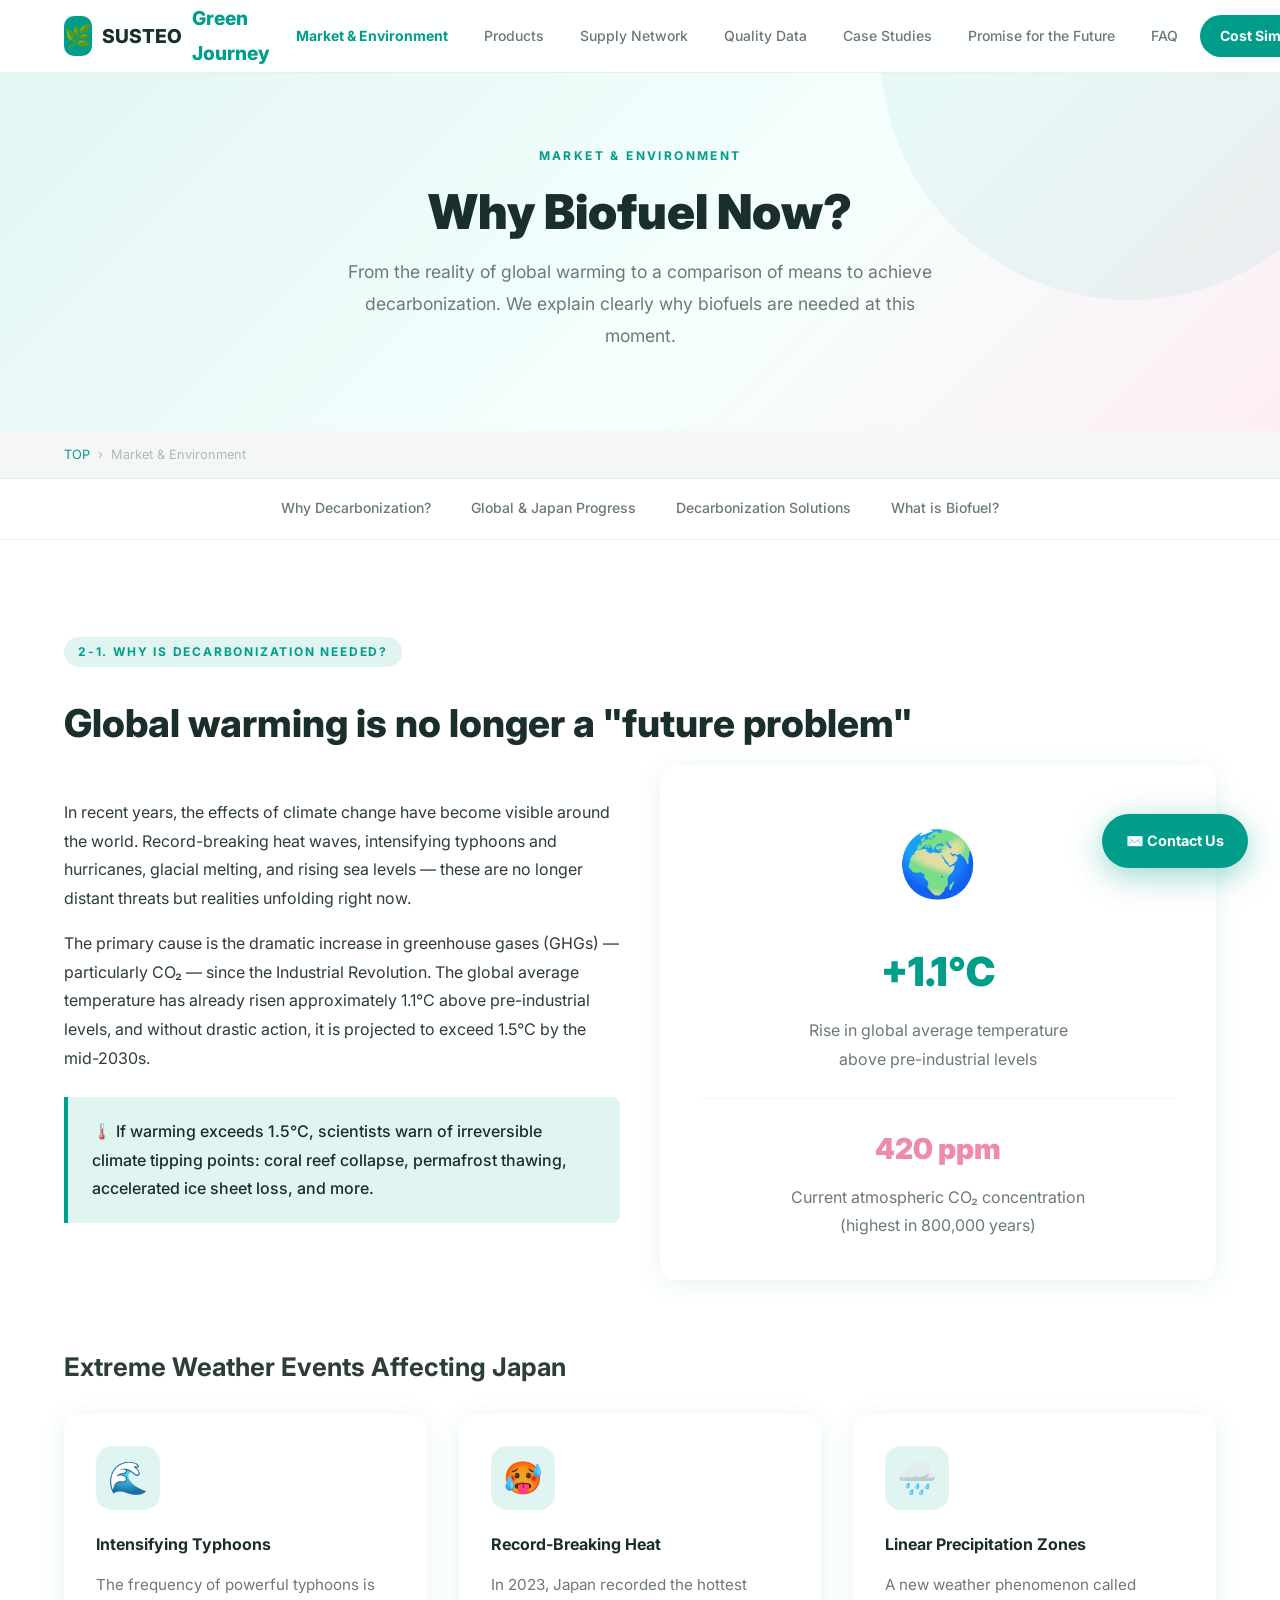
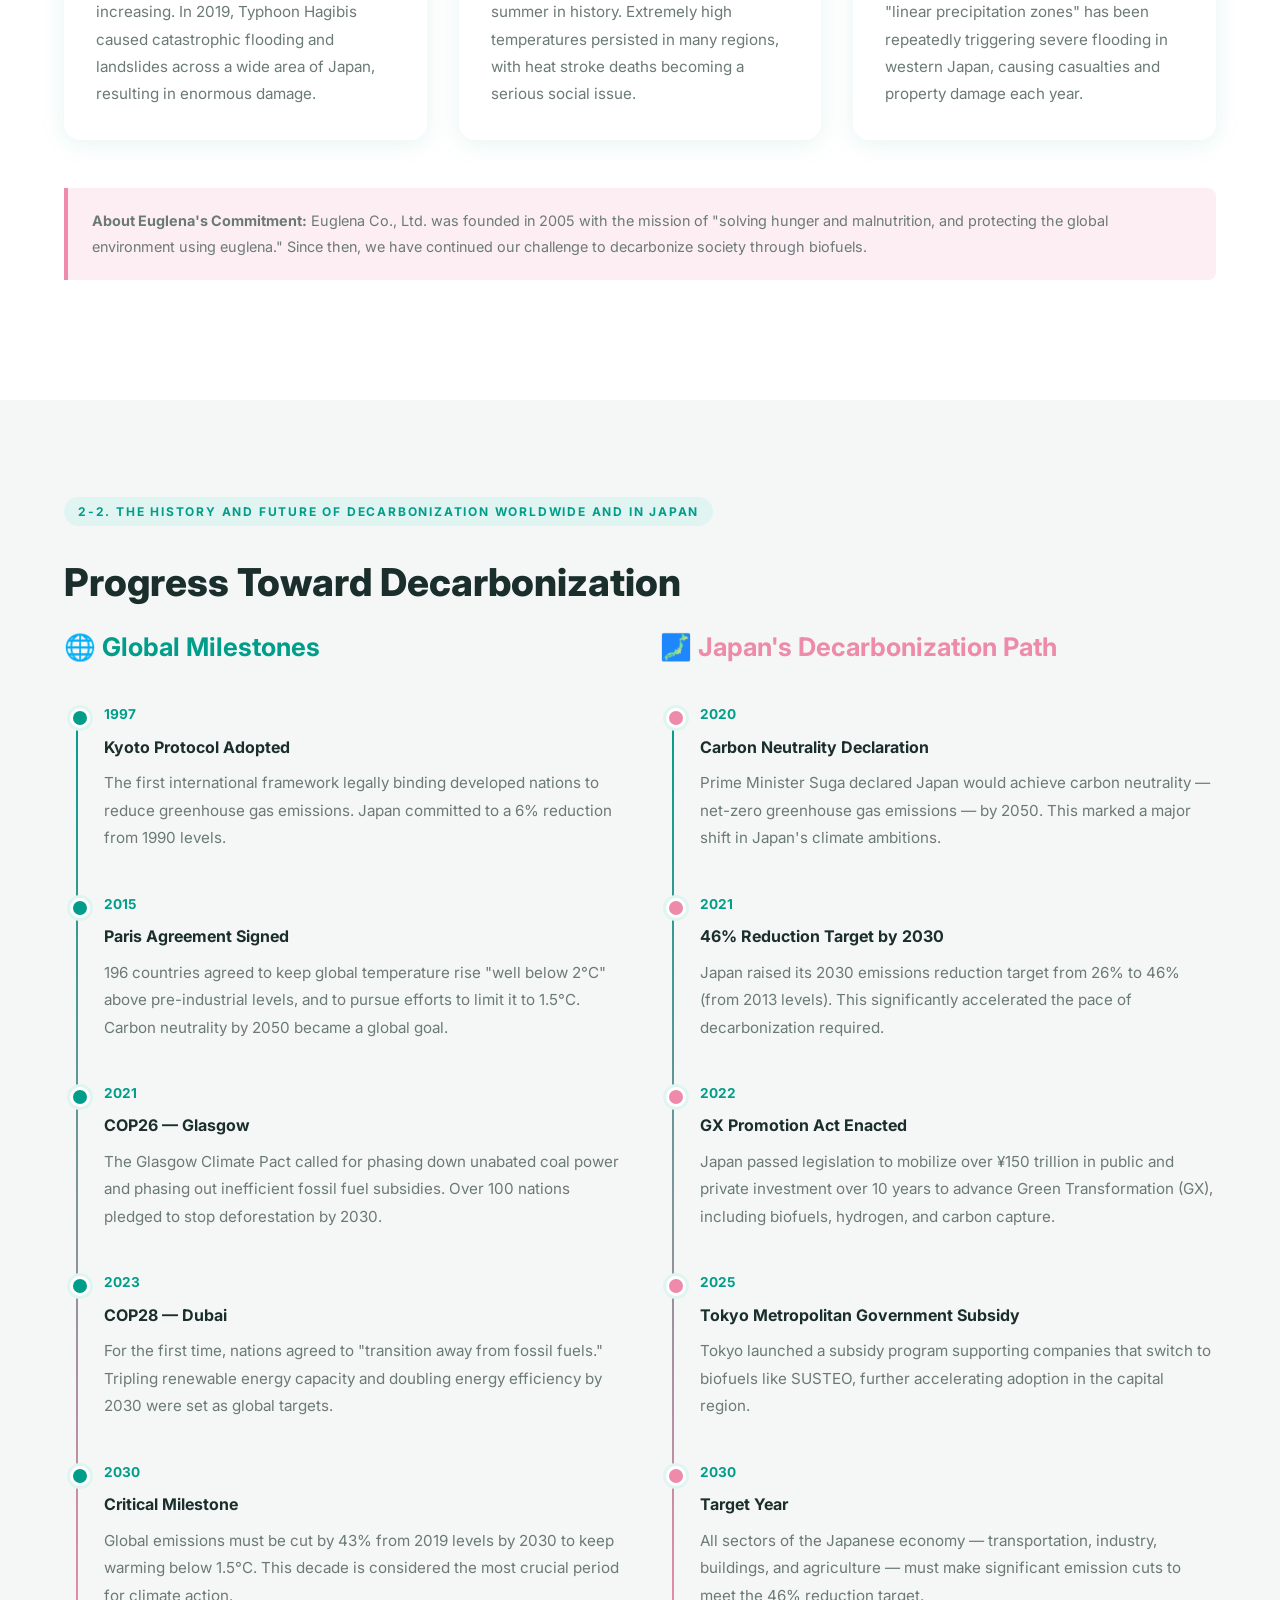
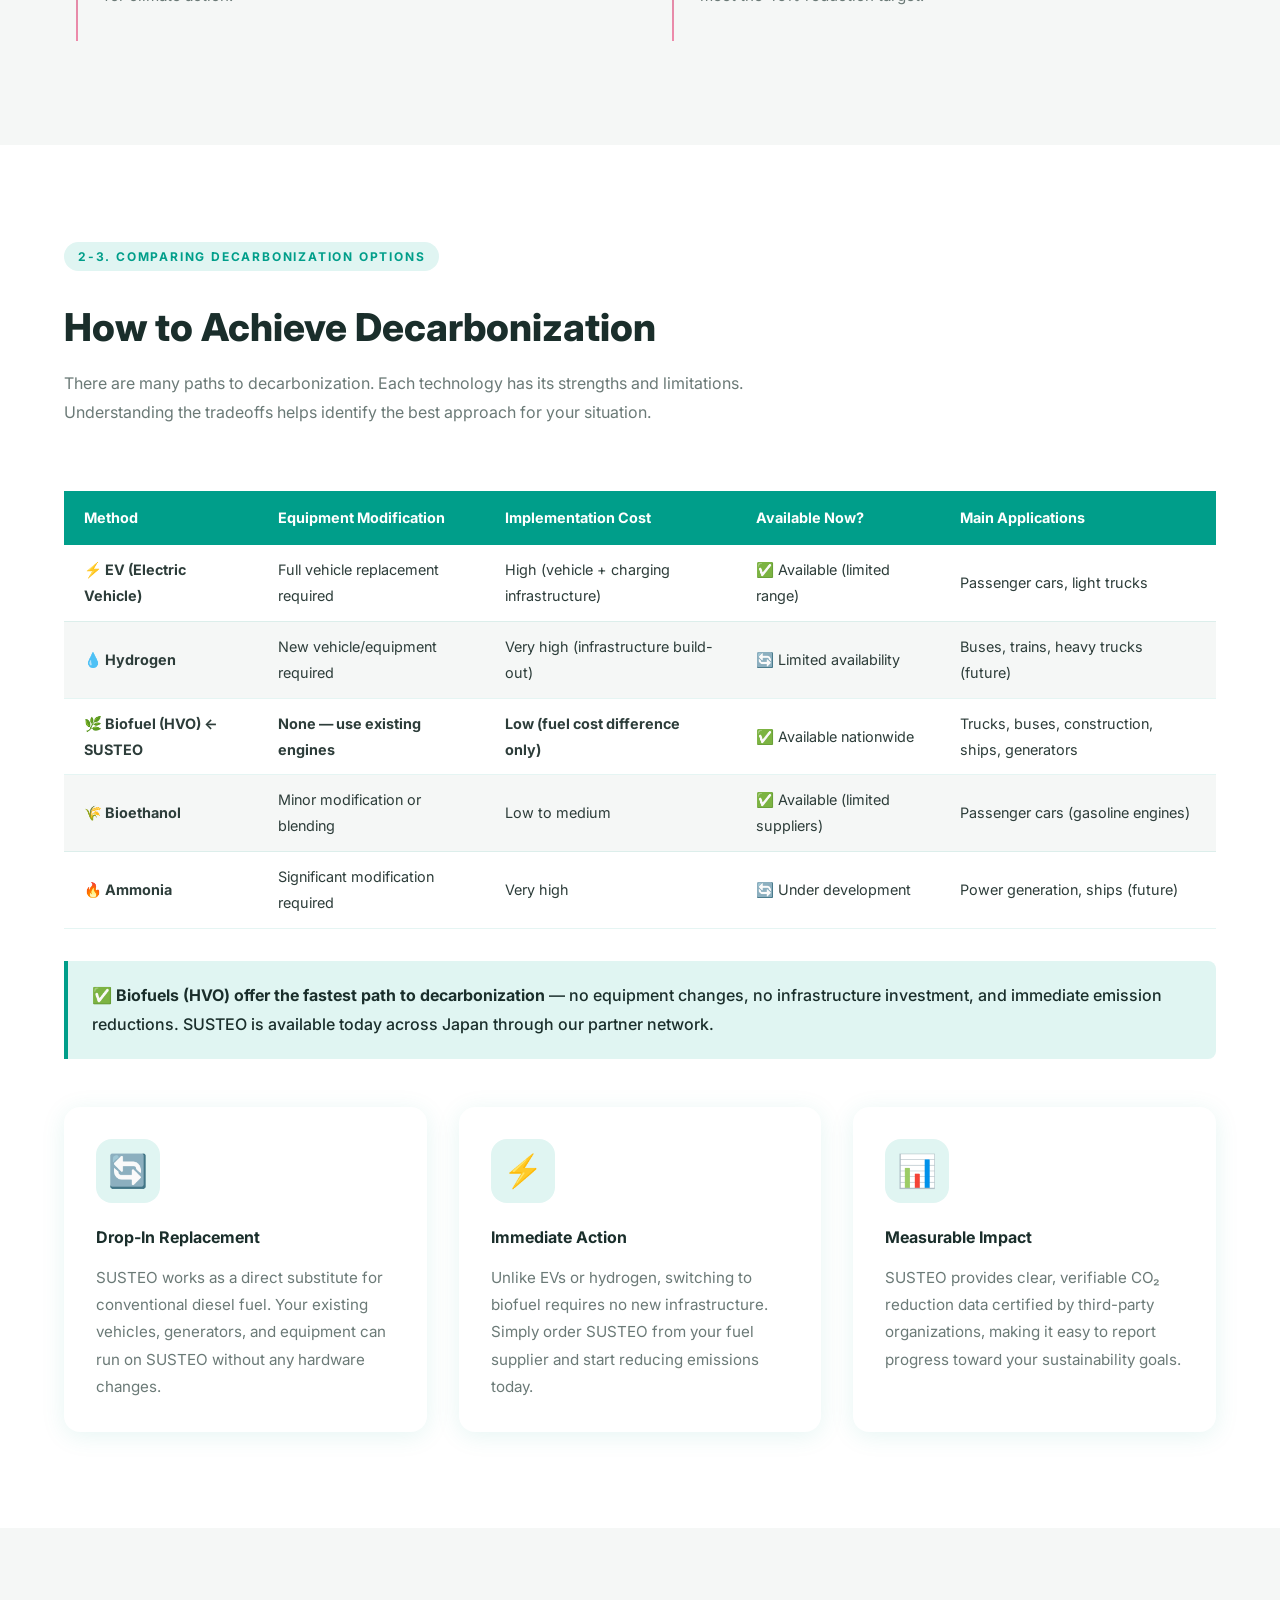
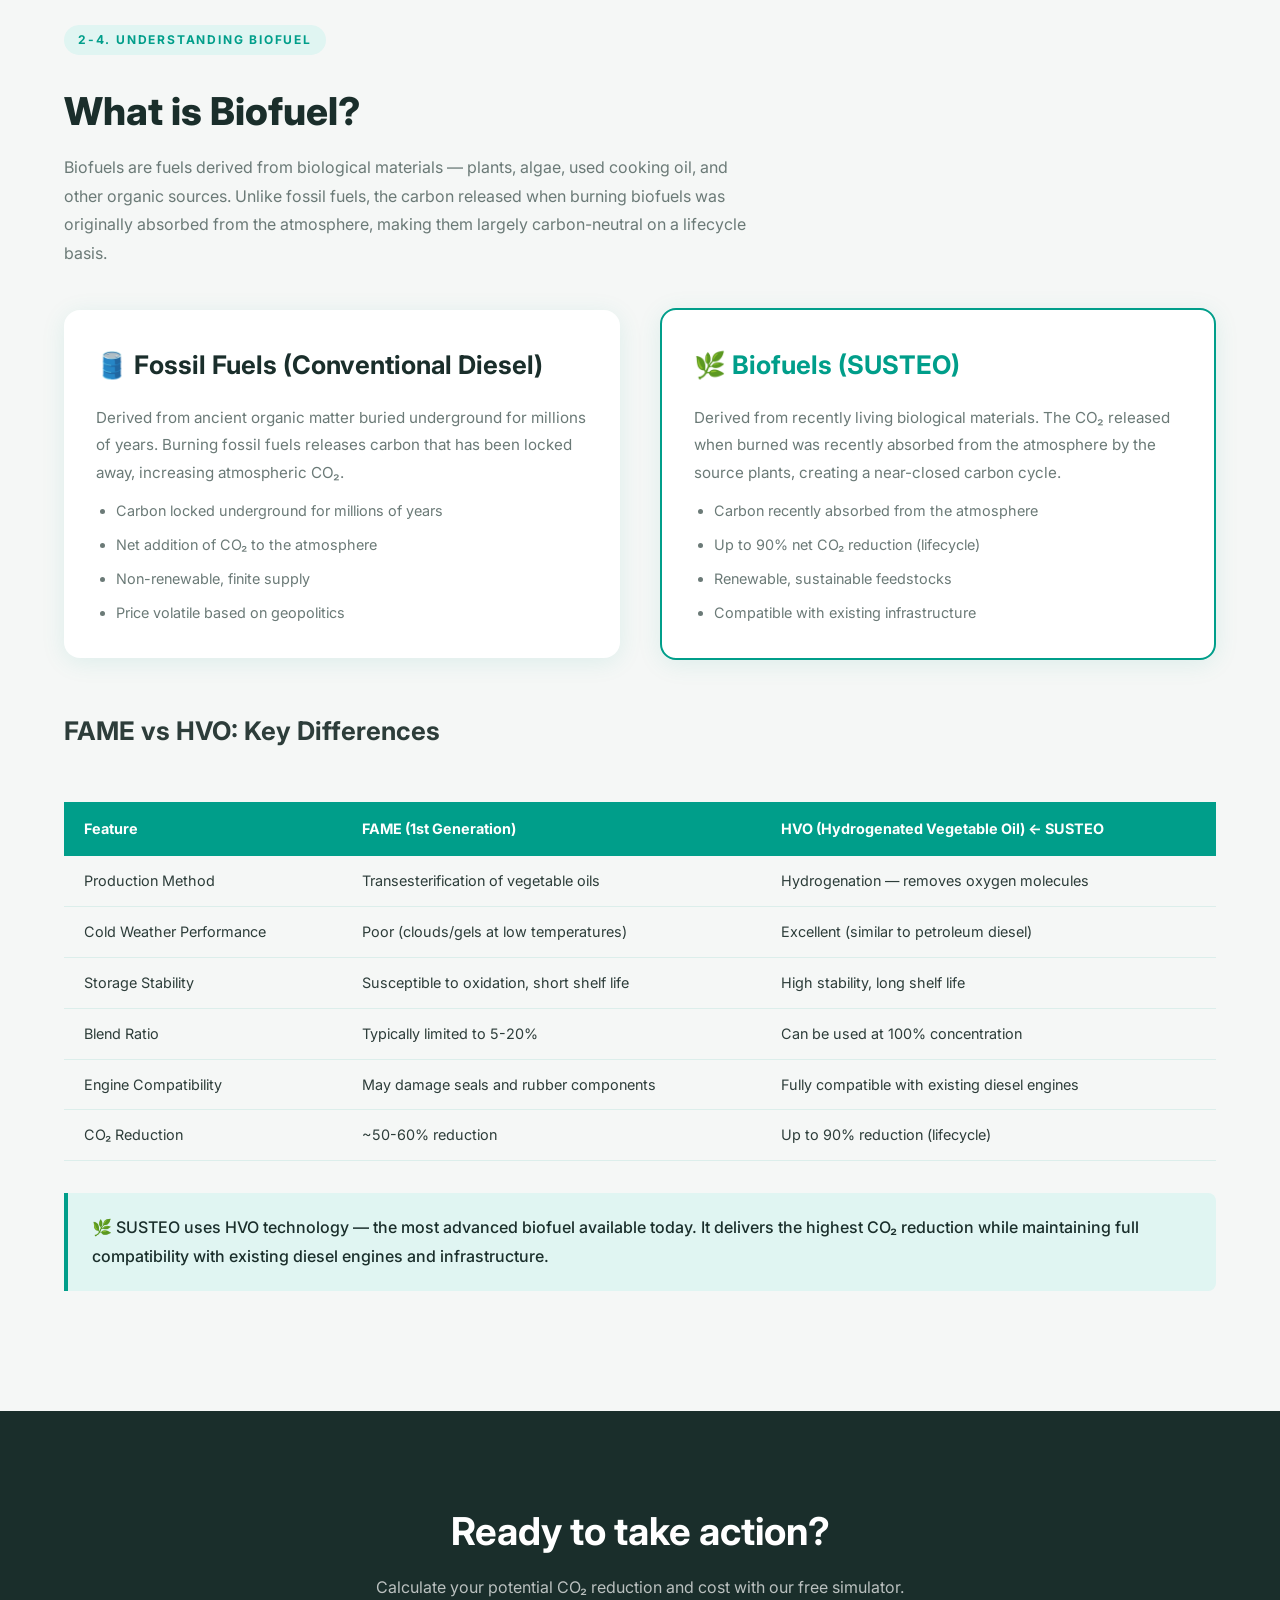
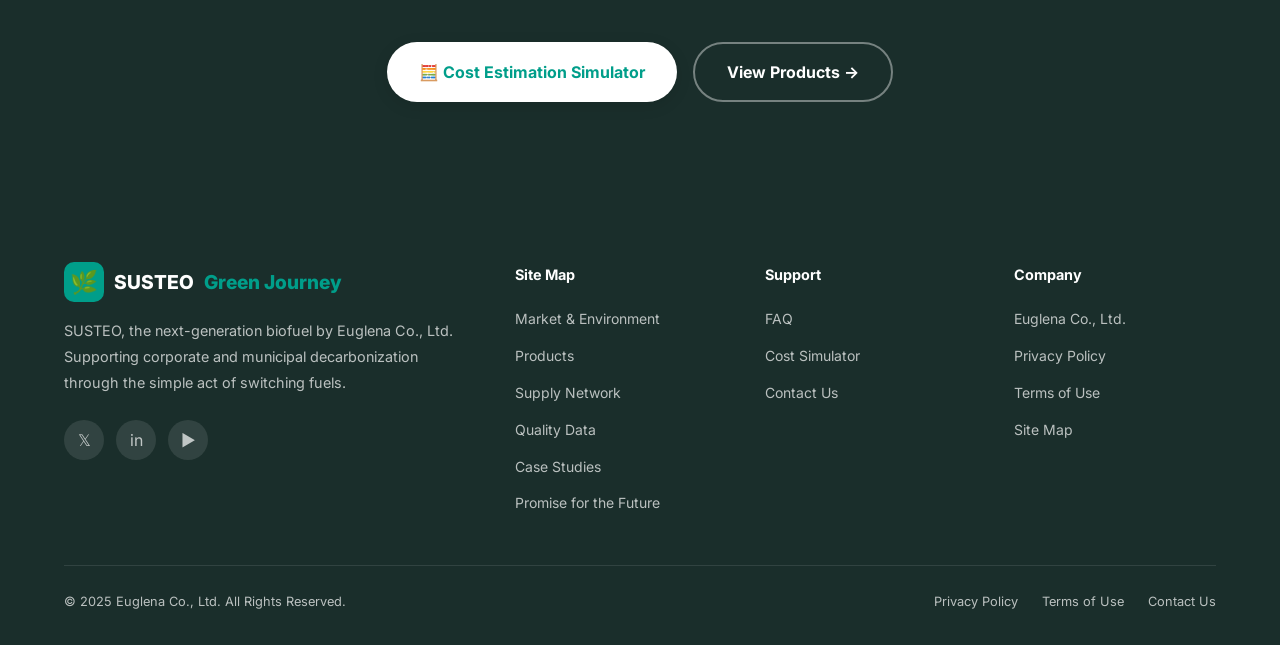
<file: market.html>
<!DOCTYPE html>
<html lang="en">
<head>
  <meta charset="UTF-8">
  <meta name="viewport" content="width=device-width, initial-scale=1.0">
  <title>Market &amp; Environment | SUSTEO Green Journey</title>
  <meta name="description" content="Why is Euglena pursuing biofuels? An introduction to global warming, the history of decarbonization, and a comparison of methods to achieve it.">
  <link rel="stylesheet" href="style.css">
  <link rel="preconnect" href="https://fonts.googleapis.com">
  <link href="https://fonts.googleapis.com/css2?family=Inter:wght@400;500;700;900&display=swap" rel="stylesheet">
</head>
<body>

<!-- ===== HEADER ===== -->
<header id="header">
  <div class="header-inner">
    <a href="index.html" class="logo">
      <div class="logo-icon">🌿</div>
      SUSTEO <span>Green Journey</span>
    </a>
    <nav id="nav">
      <a href="market.html" class="active">Market &amp; Environment</a>
      <a href="products.html">Products</a>
      <a href="supply.html">Supply Network</a>
      <a href="quality.html">Quality Data</a>
      <a href="cases.html">Case Studies</a>
      <a href="future.html">Promise for the Future</a>
      <a href="faq.html">FAQ</a>
      <a href="simulation.html" class="nav-cta">Cost Simulator</a>
    </nav>
    <div class="hamburger" id="hamburger" onclick="toggleNav()">
      <span></span><span></span><span></span>
    </div>
  </div>
</header>

<!-- ===== PAGE HERO ===== -->
<div class="page-hero">
  <div class="container">
    <div class="page-hero-label">Market &amp; Environment</div>
    <h1>Why Biofuel Now?</h1>
    <p>From the reality of global warming to a comparison of means to achieve decarbonization. We explain clearly why biofuels are needed at this moment.</p>
  </div>
</div>

<!-- ===== BREADCRUMB ===== -->
<div class="breadcrumb">
  <div class="breadcrumb-inner">
    <a href="index.html">TOP</a>
    <span>›</span>
    <span>Market &amp; Environment</span>
  </div>
</div>

<!-- ===== ANCHOR NAV ===== -->
<nav class="anchor-nav">
  <div class="anchor-nav-inner">
    <a href="#why">Why Decarbonization?</a>
    <a href="#history">Global &amp; Japan Progress</a>
    <a href="#solutions">Decarbonization Solutions</a>
    <a href="#biofuel">What is Biofuel?</a>
  </div>
</nav>

<!-- ===== SECTION: WHY ===== -->
<section class="section" id="why">
  <div class="container">
    <div style="margin-bottom:16px;">
      <span class="section-label">2-1. Why is Decarbonization Needed?</span>
    </div>
    <h2 class="section-title">Global warming is no longer a "future problem"</h2>

    <div class="grid-2" style="margin-bottom:64px;">
      <div>
        <p style="margin-bottom:16px;">In recent years, the effects of climate change have become visible around the world. Record-breaking heat waves, intensifying typhoons and hurricanes, glacial melting, and rising sea levels — these are no longer distant threats but realities unfolding right now.</p>
        <p style="margin-bottom:16px;">The primary cause is the dramatic increase in greenhouse gases (GHGs) — particularly CO₂ — since the Industrial Revolution. The global average temperature has already risen approximately 1.1°C above pre-industrial levels, and without drastic action, it is projected to exceed 1.5°C by the mid-2030s.</p>
        <div class="highlight-box">
          <p>🌡️ If warming exceeds 1.5°C, scientists warn of irreversible climate tipping points: coral reef collapse, permafrost thawing, accelerated ice sheet loss, and more.</p>
        </div>
      </div>
      <div>
        <div class="card" style="text-align:center; padding:40px;">
          <div style="font-size:4rem; margin-bottom:16px;">🌍</div>
          <div style="font-size:2.5rem; font-weight:900; color:var(--main); margin-bottom:8px;">+1.1°C</div>
          <div style="color:var(--gray-dark);">Rise in global average temperature<br>above pre-industrial levels</div>
          <div style="margin-top:24px; padding-top:24px; border-top:1px solid var(--gray-light);">
            <div style="font-size:1.8rem; font-weight:900; color:var(--pink); margin-bottom:8px;">420 ppm</div>
            <div style="color:var(--gray-dark);">Current atmospheric CO₂ concentration<br>(highest in 800,000 years)</div>
          </div>
        </div>
      </div>
    </div>

    <h3 style="margin-bottom:24px;">Extreme Weather Events Affecting Japan</h3>
    <div class="grid-3">
      <div class="card">
        <div class="card-icon">🌊</div>
        <h3 style="font-size:1rem;">Intensifying Typhoons</h3>
        <p>The frequency of powerful typhoons is increasing. In 2019, Typhoon Hagibis caused catastrophic flooding and landslides across a wide area of Japan, resulting in enormous damage.</p>
      </div>
      <div class="card">
        <div class="card-icon">🥵</div>
        <h3 style="font-size:1rem;">Record-Breaking Heat</h3>
        <p>In 2023, Japan recorded the hottest summer in history. Extremely high temperatures persisted in many regions, with heat stroke deaths becoming a serious social issue.</p>
      </div>
      <div class="card">
        <div class="card-icon">🌧️</div>
        <h3 style="font-size:1rem;">Linear Precipitation Zones</h3>
        <p>A new weather phenomenon called "linear precipitation zones" has been repeatedly triggering severe flooding in western Japan, causing casualties and property damage each year.</p>
      </div>
    </div>

    <div class="note-box" style="margin-top:48px;">
      <strong>About Euglena's Commitment:</strong> Euglena Co., Ltd. was founded in 2005 with the mission of "solving hunger and malnutrition, and protecting the global environment using euglena." Since then, we have continued our challenge to decarbonize society through biofuels.
    </div>
  </div>
</section>

<!-- ===== SECTION: HISTORY ===== -->
<section class="section section-alt" id="history">
  <div class="container">
    <div style="margin-bottom:16px;">
      <span class="section-label">2-2. The History and Future of Decarbonization Worldwide and in Japan</span>
    </div>
    <h2 class="section-title">Progress Toward Decarbonization</h2>

    <div class="grid-2">
      <div>
        <h3 style="margin-bottom:32px; color:var(--main);">🌐 Global Milestones</h3>
        <div class="timeline">
          <div class="timeline-item">
            <div class="timeline-dot"></div>
            <div class="timeline-year">1997</div>
            <div class="timeline-title">Kyoto Protocol Adopted</div>
            <div class="timeline-text">The first international framework legally binding developed nations to reduce greenhouse gas emissions. Japan committed to a 6% reduction from 1990 levels.</div>
          </div>
          <div class="timeline-item">
            <div class="timeline-dot"></div>
            <div class="timeline-year">2015</div>
            <div class="timeline-title">Paris Agreement Signed</div>
            <div class="timeline-text">196 countries agreed to keep global temperature rise "well below 2°C" above pre-industrial levels, and to pursue efforts to limit it to 1.5°C. Carbon neutrality by 2050 became a global goal.</div>
          </div>
          <div class="timeline-item">
            <div class="timeline-dot"></div>
            <div class="timeline-year">2021</div>
            <div class="timeline-title">COP26 — Glasgow</div>
            <div class="timeline-text">The Glasgow Climate Pact called for phasing down unabated coal power and phasing out inefficient fossil fuel subsidies. Over 100 nations pledged to stop deforestation by 2030.</div>
          </div>
          <div class="timeline-item">
            <div class="timeline-dot"></div>
            <div class="timeline-year">2023</div>
            <div class="timeline-title">COP28 — Dubai</div>
            <div class="timeline-text">For the first time, nations agreed to "transition away from fossil fuels." Tripling renewable energy capacity and doubling energy efficiency by 2030 were set as global targets.</div>
          </div>
          <div class="timeline-item">
            <div class="timeline-dot"></div>
            <div class="timeline-year">2030</div>
            <div class="timeline-title">Critical Milestone</div>
            <div class="timeline-text">Global emissions must be cut by 43% from 2019 levels by 2030 to keep warming below 1.5°C. This decade is considered the most crucial period for climate action.</div>
          </div>
        </div>
      </div>
      <div>
        <h3 style="margin-bottom:32px; color:var(--pink);">🗾 Japan's Decarbonization Path</h3>
        <div class="timeline">
          <div class="timeline-item">
            <div class="timeline-dot" style="background:var(--pink);"></div>
            <div class="timeline-year">2020</div>
            <div class="timeline-title">Carbon Neutrality Declaration</div>
            <div class="timeline-text">Prime Minister Suga declared Japan would achieve carbon neutrality — net-zero greenhouse gas emissions — by 2050. This marked a major shift in Japan's climate ambitions.</div>
          </div>
          <div class="timeline-item">
            <div class="timeline-dot" style="background:var(--pink);"></div>
            <div class="timeline-year">2021</div>
            <div class="timeline-title">46% Reduction Target by 2030</div>
            <div class="timeline-text">Japan raised its 2030 emissions reduction target from 26% to 46% (from 2013 levels). This significantly accelerated the pace of decarbonization required.</div>
          </div>
          <div class="timeline-item">
            <div class="timeline-dot" style="background:var(--pink);"></div>
            <div class="timeline-year">2022</div>
            <div class="timeline-title">GX Promotion Act Enacted</div>
            <div class="timeline-text">Japan passed legislation to mobilize over ¥150 trillion in public and private investment over 10 years to advance Green Transformation (GX), including biofuels, hydrogen, and carbon capture.</div>
          </div>
          <div class="timeline-item">
            <div class="timeline-dot" style="background:var(--pink);"></div>
            <div class="timeline-year">2025</div>
            <div class="timeline-title">Tokyo Metropolitan Government Subsidy</div>
            <div class="timeline-text">Tokyo launched a subsidy program supporting companies that switch to biofuels like SUSTEO, further accelerating adoption in the capital region.</div>
          </div>
          <div class="timeline-item">
            <div class="timeline-dot" style="background:var(--pink);"></div>
            <div class="timeline-year">2030</div>
            <div class="timeline-title">Target Year</div>
            <div class="timeline-text">All sectors of the Japanese economy — transportation, industry, buildings, and agriculture — must make significant emission cuts to meet the 46% reduction target.</div>
          </div>
        </div>
      </div>
    </div>
  </div>
</section>

<!-- ===== SECTION: SOLUTIONS ===== -->
<section class="section" id="solutions">
  <div class="container">
    <div style="margin-bottom:16px;">
      <span class="section-label">2-3. Comparing Decarbonization Options</span>
    </div>
    <h2 class="section-title">How to Achieve Decarbonization</h2>
    <p style="color:var(--gray-dark); margin-bottom:40px; max-width:700px;">There are many paths to decarbonization. Each technology has its strengths and limitations. Understanding the tradeoffs helps identify the best approach for your situation.</p>

    <div style="overflow-x:auto;">
      <table class="quality-table">
        <thead>
          <tr>
            <th>Method</th>
            <th>Equipment Modification</th>
            <th>Implementation Cost</th>
            <th>Available Now?</th>
            <th>Main Applications</th>
          </tr>
        </thead>
        <tbody>
          <tr>
            <td><strong>⚡ EV (Electric Vehicle)</strong></td>
            <td>Full vehicle replacement required</td>
            <td>High (vehicle + charging infrastructure)</td>
            <td>✅ Available (limited range)</td>
            <td>Passenger cars, light trucks</td>
          </tr>
          <tr>
            <td><strong>💧 Hydrogen</strong></td>
            <td>New vehicle/equipment required</td>
            <td>Very high (infrastructure build-out)</td>
            <td>🔄 Limited availability</td>
            <td>Buses, trains, heavy trucks (future)</td>
          </tr>
          <tr>
            <td><strong>🌿 Biofuel (HVO) ← SUSTEO</strong></td>
            <td><strong>None — use existing engines</strong></td>
            <td><strong>Low (fuel cost difference only)</strong></td>
            <td>✅ Available nationwide</td>
            <td>Trucks, buses, construction, ships, generators</td>
          </tr>
          <tr>
            <td><strong>🌾 Bioethanol</strong></td>
            <td>Minor modification or blending</td>
            <td>Low to medium</td>
            <td>✅ Available (limited suppliers)</td>
            <td>Passenger cars (gasoline engines)</td>
          </tr>
          <tr>
            <td><strong>🔥 Ammonia</strong></td>
            <td>Significant modification required</td>
            <td>Very high</td>
            <td>🔄 Under development</td>
            <td>Power generation, ships (future)</td>
          </tr>
        </tbody>
      </table>
    </div>

    <div class="highlight-box" style="margin-top:32px;">
      <p>✅ <strong>Biofuels (HVO) offer the fastest path to decarbonization</strong> — no equipment changes, no infrastructure investment, and immediate emission reductions. SUSTEO is available today across Japan through our partner network.</p>
    </div>

    <div class="grid-3" style="margin-top:48px;">
      <div class="card">
        <div class="card-icon">🔄</div>
        <h3 style="font-size:1rem;">Drop-In Replacement</h3>
        <p>SUSTEO works as a direct substitute for conventional diesel fuel. Your existing vehicles, generators, and equipment can run on SUSTEO without any hardware changes.</p>
      </div>
      <div class="card">
        <div class="card-icon">⚡</div>
        <h3 style="font-size:1rem;">Immediate Action</h3>
        <p>Unlike EVs or hydrogen, switching to biofuel requires no new infrastructure. Simply order SUSTEO from your fuel supplier and start reducing emissions today.</p>
      </div>
      <div class="card">
        <div class="card-icon">📊</div>
        <h3 style="font-size:1rem;">Measurable Impact</h3>
        <p>SUSTEO provides clear, verifiable CO₂ reduction data certified by third-party organizations, making it easy to report progress toward your sustainability goals.</p>
      </div>
    </div>
  </div>
</section>

<!-- ===== SECTION: BIOFUEL ===== -->
<section class="section section-alt" id="biofuel">
  <div class="container">
    <div style="margin-bottom:16px;">
      <span class="section-label">2-4. Understanding Biofuel</span>
    </div>
    <h2 class="section-title">What is Biofuel?</h2>
    <p style="color:var(--gray-dark); margin-bottom:40px; max-width:700px;">Biofuels are fuels derived from biological materials — plants, algae, used cooking oil, and other organic sources. Unlike fossil fuels, the carbon released when burning biofuels was originally absorbed from the atmosphere, making them largely carbon-neutral on a lifecycle basis.</p>

    <div class="grid-2" style="margin-bottom:48px;">
      <div class="card">
        <h3 style="margin-bottom:16px;">🛢️ Fossil Fuels (Conventional Diesel)</h3>
        <p style="margin-bottom:12px;">Derived from ancient organic matter buried underground for millions of years. Burning fossil fuels releases carbon that has been locked away, increasing atmospheric CO₂.</p>
        <ul style="list-style:disc; padding-left:20px; color:var(--gray-dark); font-size:0.9rem;">
          <li style="margin-bottom:8px;">Carbon locked underground for millions of years</li>
          <li style="margin-bottom:8px;">Net addition of CO₂ to the atmosphere</li>
          <li style="margin-bottom:8px;">Non-renewable, finite supply</li>
          <li>Price volatile based on geopolitics</li>
        </ul>
      </div>
      <div class="card" style="border:2px solid var(--main);">
        <h3 style="margin-bottom:16px; color:var(--main);">🌿 Biofuels (SUSTEO)</h3>
        <p style="margin-bottom:12px;">Derived from recently living biological materials. The CO₂ released when burned was recently absorbed from the atmosphere by the source plants, creating a near-closed carbon cycle.</p>
        <ul style="list-style:disc; padding-left:20px; color:var(--gray-dark); font-size:0.9rem;">
          <li style="margin-bottom:8px;">Carbon recently absorbed from the atmosphere</li>
          <li style="margin-bottom:8px;">Up to 90% net CO₂ reduction (lifecycle)</li>
          <li style="margin-bottom:8px;">Renewable, sustainable feedstocks</li>
          <li>Compatible with existing infrastructure</li>
        </ul>
      </div>
    </div>

    <h3 style="margin-bottom:24px;">FAME vs HVO: Key Differences</h3>
    <div style="overflow-x:auto;">
      <table class="quality-table">
        <thead>
          <tr>
            <th>Feature</th>
            <th>FAME (1st Generation)</th>
            <th>HVO (Hydrogenated Vegetable Oil) ← SUSTEO</th>
          </tr>
        </thead>
        <tbody>
          <tr>
            <td>Production Method</td>
            <td>Transesterification of vegetable oils</td>
            <td>Hydrogenation — removes oxygen molecules</td>
          </tr>
          <tr>
            <td>Cold Weather Performance</td>
            <td>Poor (clouds/gels at low temperatures)</td>
            <td>Excellent (similar to petroleum diesel)</td>
          </tr>
          <tr>
            <td>Storage Stability</td>
            <td>Susceptible to oxidation, short shelf life</td>
            <td>High stability, long shelf life</td>
          </tr>
          <tr>
            <td>Blend Ratio</td>
            <td>Typically limited to 5-20%</td>
            <td>Can be used at 100% concentration</td>
          </tr>
          <tr>
            <td>Engine Compatibility</td>
            <td>May damage seals and rubber components</td>
            <td>Fully compatible with existing diesel engines</td>
          </tr>
          <tr>
            <td>CO₂ Reduction</td>
            <td>~50-60% reduction</td>
            <td>Up to 90% reduction (lifecycle)</td>
          </tr>
        </tbody>
      </table>
    </div>

    <div class="highlight-box" style="margin-top:32px;">
      <p>🌿 SUSTEO uses HVO technology — the most advanced biofuel available today. It delivers the highest CO₂ reduction while maintaining full compatibility with existing diesel engines and infrastructure.</p>
    </div>
  </div>
</section>

<!-- ===== CTA ===== -->
<section class="section section-dark">
  <div class="container text-center">
    <h2 style="color:white; margin-bottom:16px;">Ready to take action?</h2>
    <p style="color:rgba(255,255,255,0.7); margin-bottom:40px;">Calculate your potential CO₂ reduction and cost with our free simulator.</p>
    <div style="display:flex; gap:16px; justify-content:center; flex-wrap:wrap;">
      <a href="simulation.html" class="btn btn-white">🧮 Cost Estimation Simulator</a>
      <a href="products.html" class="btn btn-outline" style="border-color:rgba(255,255,255,0.4); color:white;">View Products →</a>
    </div>
  </div>
</section>

<!-- ===== FOOTER ===== -->
<footer>
  <div class="container">
    <div class="footer-grid">
      <div class="footer-brand">
        <div class="logo" style="margin-bottom:16px;">
          <div class="logo-icon">🌿</div>
          SUSTEO <span style="color:var(--main);">Green Journey</span>
        </div>
        <p>SUSTEO, the next-generation biofuel by Euglena Co., Ltd. Supporting corporate and municipal decarbonization through the simple act of switching fuels.</p>
        <div class="sns-links">
          <a href="#" class="sns-link">𝕏</a>
          <a href="#" class="sns-link">in</a>
          <a href="#" class="sns-link">▶</a>
        </div>
      </div>
      <div class="footer-col">
        <h4>Site Map</h4>
        <ul>
          <li><a href="market.html">Market &amp; Environment</a></li>
          <li><a href="products.html">Products</a></li>
          <li><a href="supply.html">Supply Network</a></li>
          <li><a href="quality.html">Quality Data</a></li>
          <li><a href="cases.html">Case Studies</a></li>
          <li><a href="future.html">Promise for the Future</a></li>
        </ul>
      </div>
      <div class="footer-col">
        <h4>Support</h4>
        <ul>
          <li><a href="faq.html">FAQ</a></li>
          <li><a href="simulation.html">Cost Simulator</a></li>
          <li><a href="mailto:contact@euglena.jp">Contact Us</a></li>
        </ul>
      </div>
      <div class="footer-col">
        <h4>Company</h4>
        <ul>
          <li><a href="https://www.euglena.jp" target="_blank">Euglena Co., Ltd.</a></li>
          <li><a href="#">Privacy Policy</a></li>
          <li><a href="#">Terms of Use</a></li>
          <li><a href="#">Site Map</a></li>
        </ul>
      </div>
    </div>
    <div class="footer-bottom">
      <div>© 2025 Euglena Co., Ltd. All Rights Reserved.</div>
      <div class="footer-links">
        <a href="#">Privacy Policy</a>
        <a href="#">Terms of Use</a>
        <a href="#">Contact Us</a>
      </div>
    </div>
  </div>
</footer>

<a href="mailto:contact@euglena.jp" class="floating-cta">✉️ Contact Us</a>

<script>
  function toggleNav() {
    document.getElementById('nav').classList.toggle('open');
  }
  window.addEventListener('scroll', () => {
    const header = document.getElementById('header');
    if (window.scrollY > 50) {
      header.style.boxShadow = '0 4px 24px rgba(0,0,0,0.08)';
    } else {
      header.style.boxShadow = 'none';
    }
  });
</script>
</body>
</html>
</file>
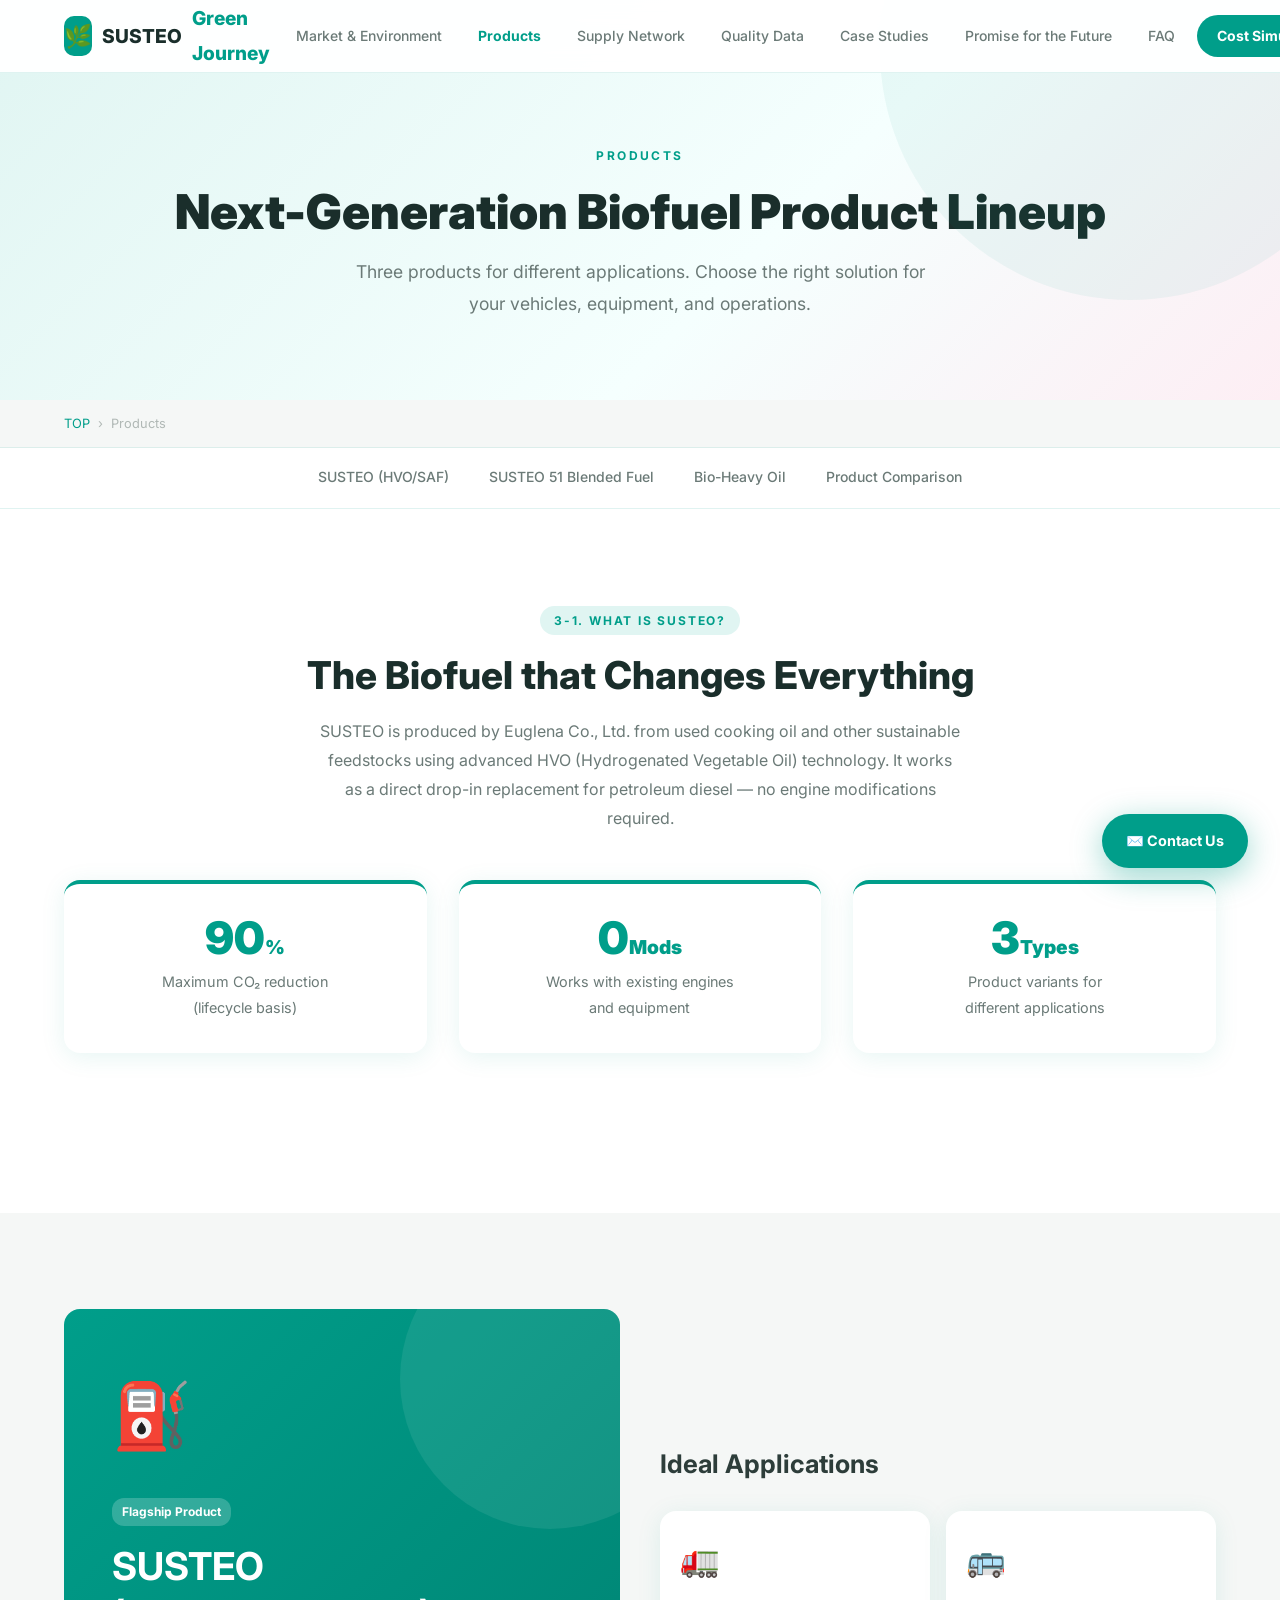
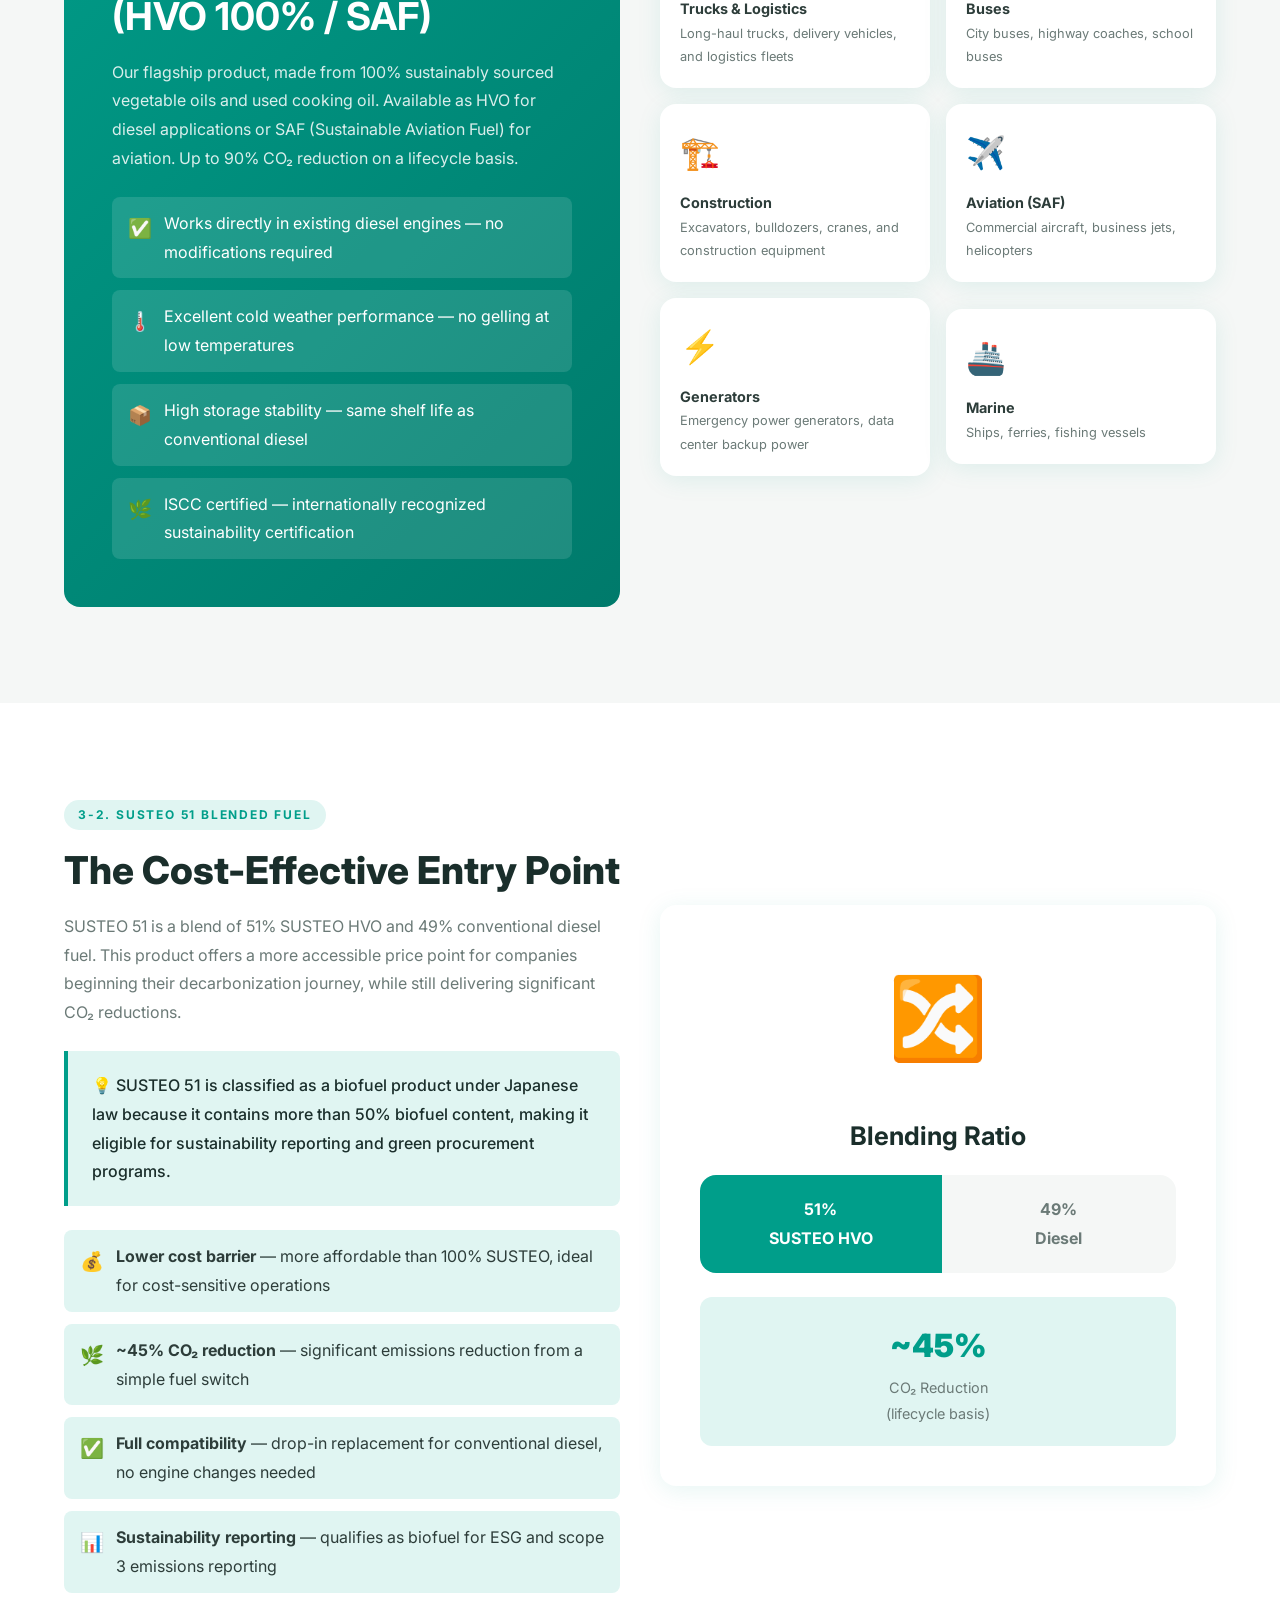
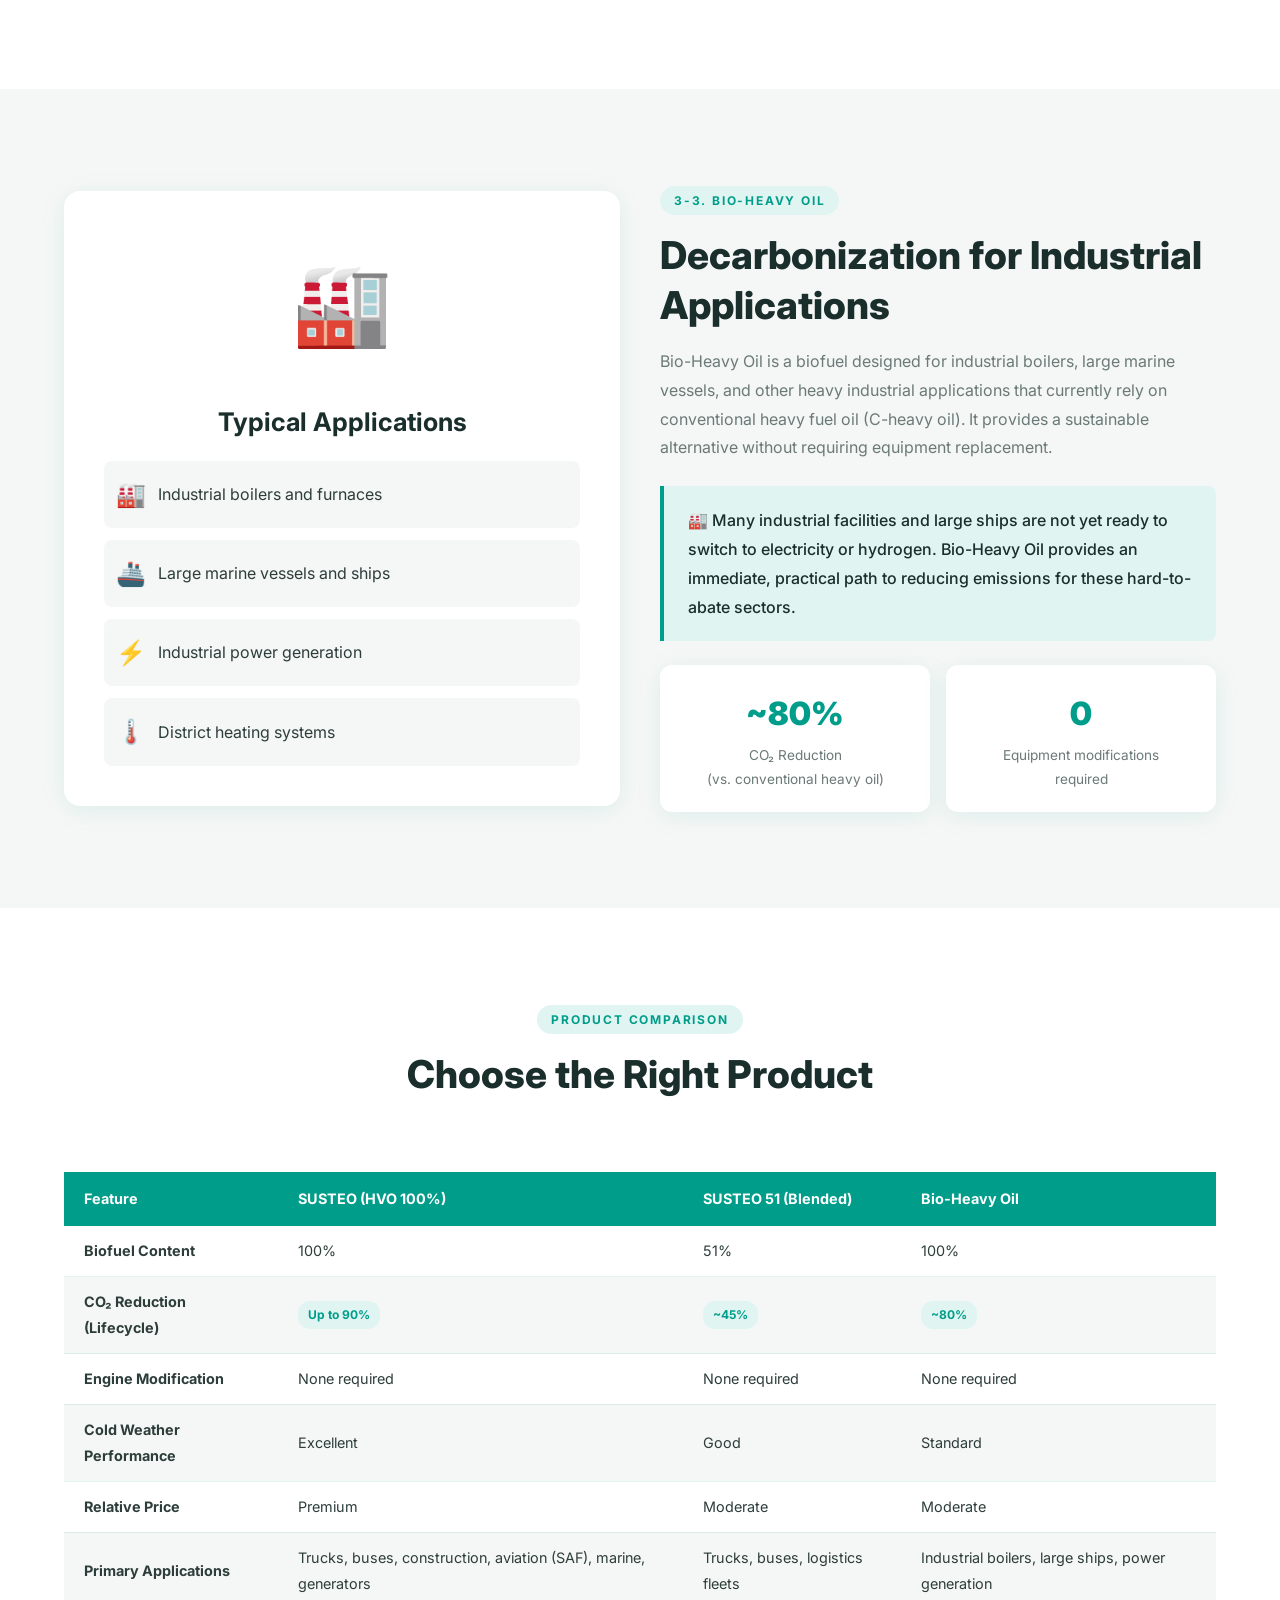
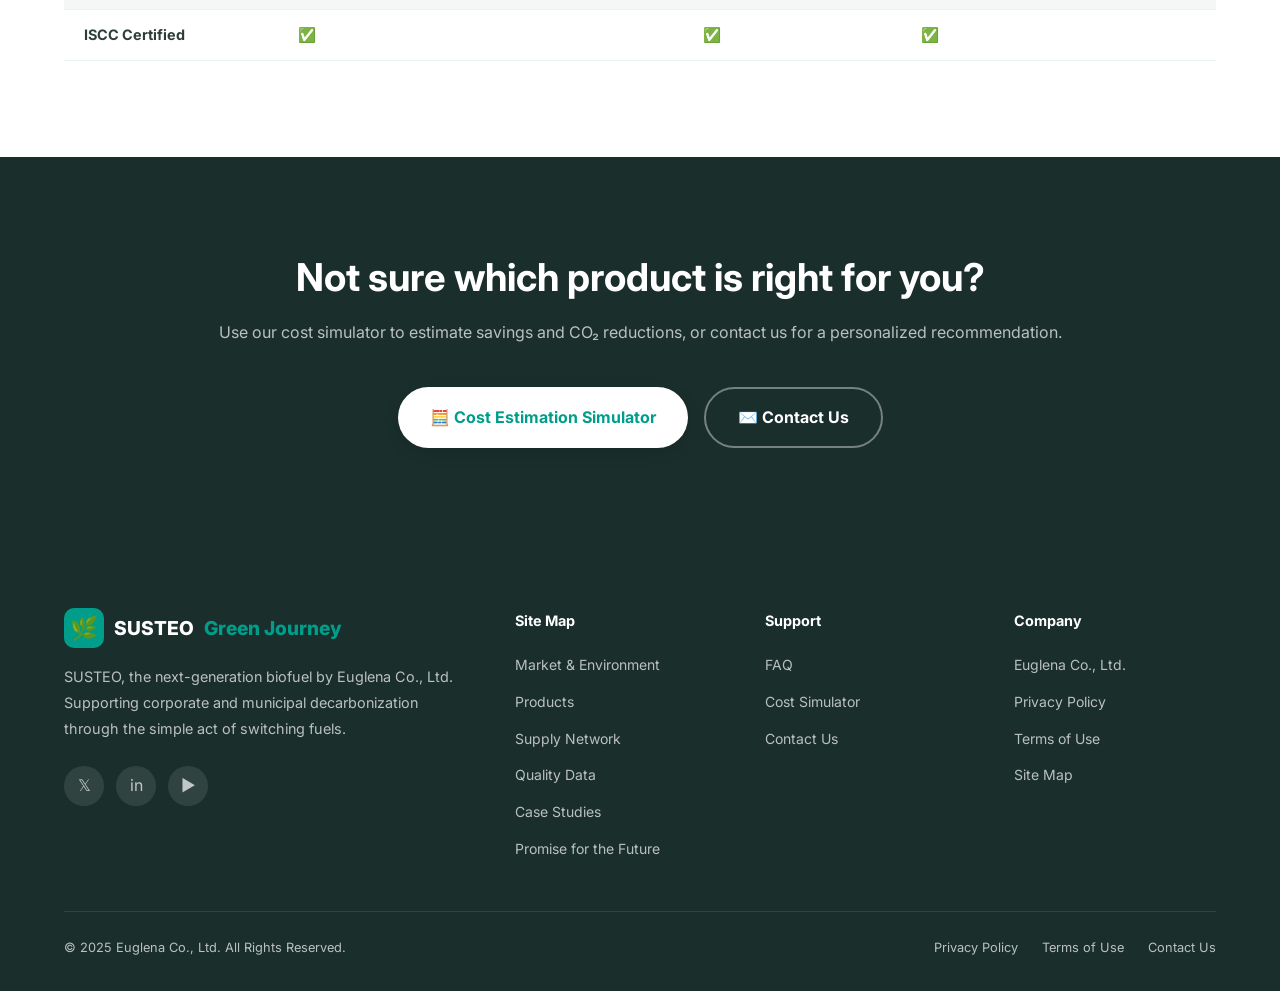
<file: products.html>
<!DOCTYPE html>
<html lang="en">
<head>
  <meta charset="UTF-8">
  <meta name="viewport" content="width=device-width, initial-scale=1.0">
  <title>Products | SUSTEO Green Journey</title>
  <meta name="description" content="SUSTEO next-generation biofuel product lineup: SUSTEO (HVO/SAF), SUSTEO 51 blended fuel, and Bio-Heavy Oil. Choose the right product for your application.">
  <link rel="stylesheet" href="style.css">
  <link rel="preconnect" href="https://fonts.googleapis.com">
  <link href="https://fonts.googleapis.com/css2?family=Inter:wght@400;500;700;900&display=swap" rel="stylesheet">
</head>
<body>

<!-- ===== HEADER ===== -->
<header id="header">
  <div class="header-inner">
    <a href="index.html" class="logo">
      <div class="logo-icon">🌿</div>
      SUSTEO <span>Green Journey</span>
    </a>
    <nav id="nav">
      <a href="market.html">Market &amp; Environment</a>
      <a href="products.html" class="active">Products</a>
      <a href="supply.html">Supply Network</a>
      <a href="quality.html">Quality Data</a>
      <a href="cases.html">Case Studies</a>
      <a href="future.html">Promise for the Future</a>
      <a href="faq.html">FAQ</a>
      <a href="simulation.html" class="nav-cta">Cost Simulator</a>
    </nav>
    <div class="hamburger" id="hamburger" onclick="toggleNav()">
      <span></span><span></span><span></span>
    </div>
  </div>
</header>

<!-- ===== PAGE HERO ===== -->
<div class="page-hero">
  <div class="container">
    <div class="page-hero-label">Products</div>
    <h1>Next-Generation Biofuel Product Lineup</h1>
    <p>Three products for different applications. Choose the right solution for your vehicles, equipment, and operations.</p>
  </div>
</div>

<!-- ===== BREADCRUMB ===== -->
<div class="breadcrumb">
  <div class="breadcrumb-inner">
    <a href="index.html">TOP</a>
    <span>›</span>
    <span>Products</span>
  </div>
</div>

<!-- ===== ANCHOR NAV ===== -->
<nav class="anchor-nav">
  <div class="anchor-nav-inner">
    <a href="#susteo">SUSTEO (HVO/SAF)</a>
    <a href="#susteo51">SUSTEO 51 Blended Fuel</a>
    <a href="#bioheavy">Bio-Heavy Oil</a>
    <a href="#comparison">Product Comparison</a>
  </div>
</nav>

<!-- ===== PRODUCT OVERVIEW ===== -->
<section class="section">
  <div class="container">
    <div class="text-center" style="margin-bottom:48px;">
      <span class="section-label">3-1. What is SUSTEO?</span>
      <h2 class="section-title">The Biofuel that Changes Everything</h2>
      <p style="color:var(--gray-dark); max-width:640px; margin:0 auto;">SUSTEO is produced by Euglena Co., Ltd. from used cooking oil and other sustainable feedstocks using advanced HVO (Hydrogenated Vegetable Oil) technology. It works as a direct drop-in replacement for petroleum diesel — no engine modifications required.</p>
    </div>

    <div class="grid-3" style="margin-bottom:64px;">
      <div class="stat-card">
        <div class="stat-number">90<span class="stat-unit">%</span></div>
        <div class="stat-label">Maximum CO₂ reduction<br>(lifecycle basis)</div>
      </div>
      <div class="stat-card">
        <div class="stat-number">0<span class="stat-unit">Mods</span></div>
        <div class="stat-label">Works with existing engines<br>and equipment</div>
      </div>
      <div class="stat-card">
        <div class="stat-number">3<span class="stat-unit">Types</span></div>
        <div class="stat-label">Product variants for<br>different applications</div>
      </div>
    </div>
  </div>
</section>

<!-- ===== PRODUCT 1: SUSTEO HVO ===== -->
<section class="section section-alt" id="susteo">
  <div class="container">
    <div class="grid-2">
      <div class="product-hero-card">
        <div style="font-size:4rem; margin-bottom:24px;">⛽</div>
        <span class="badge badge-green" style="background:rgba(255,255,255,0.2); color:white; margin-bottom:16px; display:inline-block;">Flagship Product</span>
        <h2>SUSTEO<br>(HVO 100% / SAF)</h2>
        <p>Our flagship product, made from 100% sustainably sourced vegetable oils and used cooking oil. Available as HVO for diesel applications or SAF (Sustainable Aviation Fuel) for aviation. Up to 90% CO₂ reduction on a lifecycle basis.</p>
        <div class="product-feature-list">
          <div class="product-feature-item">
            <div class="product-feature-icon">✅</div>
            <div>Works directly in existing diesel engines — no modifications required</div>
          </div>
          <div class="product-feature-item">
            <div class="product-feature-icon">🌡️</div>
            <div>Excellent cold weather performance — no gelling at low temperatures</div>
          </div>
          <div class="product-feature-item">
            <div class="product-feature-icon">📦</div>
            <div>High storage stability — same shelf life as conventional diesel</div>
          </div>
          <div class="product-feature-item">
            <div class="product-feature-icon">🌿</div>
            <div>ISCC certified — internationally recognized sustainability certification</div>
          </div>
        </div>
      </div>
      <div>
        <h3 style="margin-bottom:24px;">Ideal Applications</h3>
        <div class="grid-2" style="gap:16px;">
          <div class="card" style="padding:20px;">
            <div style="font-size:2rem; margin-bottom:8px;">🚛</div>
            <h4 style="font-size:0.9rem;">Trucks &amp; Logistics</h4>
            <p style="font-size:0.8rem;">Long-haul trucks, delivery vehicles, and logistics fleets</p>
          </div>
          <div class="card" style="padding:20px;">
            <div style="font-size:2rem; margin-bottom:8px;">🚌</div>
            <h4 style="font-size:0.9rem;">Buses</h4>
            <p style="font-size:0.8rem;">City buses, highway coaches, school buses</p>
          </div>
          <div class="card" style="padding:20px;">
            <div style="font-size:2rem; margin-bottom:8px;">🏗️</div>
            <h4 style="font-size:0.9rem;">Construction</h4>
            <p style="font-size:0.8rem;">Excavators, bulldozers, cranes, and construction equipment</p>
          </div>
          <div class="card" style="padding:20px;">
            <div style="font-size:2rem; margin-bottom:8px;">✈️</div>
            <h4 style="font-size:0.9rem;">Aviation (SAF)</h4>
            <p style="font-size:0.8rem;">Commercial aircraft, business jets, helicopters</p>
          </div>
          <div class="card" style="padding:20px;">
            <div style="font-size:2rem; margin-bottom:8px;">⚡</div>
            <h4 style="font-size:0.9rem;">Generators</h4>
            <p style="font-size:0.8rem;">Emergency power generators, data center backup power</p>
          </div>
          <div class="card" style="padding:20px;">
            <div style="font-size:2rem; margin-bottom:8px;">🚢</div>
            <h4 style="font-size:0.9rem;">Marine</h4>
            <p style="font-size:0.8rem;">Ships, ferries, fishing vessels</p>
          </div>
        </div>
      </div>
    </div>
  </div>
</section>

<!-- ===== PRODUCT 2: SUSTEO 51 ===== -->
<section class="section" id="susteo51">
  <div class="container">
    <div class="grid-2">
      <div>
        <span class="section-label">3-2. SUSTEO 51 Blended Fuel</span>
        <h2 class="section-title">The Cost-Effective Entry Point</h2>
        <p style="margin-bottom:24px; color:var(--gray-dark);">SUSTEO 51 is a blend of 51% SUSTEO HVO and 49% conventional diesel fuel. This product offers a more accessible price point for companies beginning their decarbonization journey, while still delivering significant CO₂ reductions.</p>

        <div class="highlight-box">
          <p>💡 SUSTEO 51 is classified as a biofuel product under Japanese law because it contains more than 50% biofuel content, making it eligible for sustainability reporting and green procurement programs.</p>
        </div>

        <div style="margin-top:24px;">
          <div class="product-feature-list">
            <div class="product-feature-item" style="background:var(--main-light);">
              <div class="product-feature-icon">💰</div>
              <div><strong>Lower cost barrier</strong> — more affordable than 100% SUSTEO, ideal for cost-sensitive operations</div>
            </div>
            <div class="product-feature-item" style="background:var(--main-light);">
              <div class="product-feature-icon">🌿</div>
              <div><strong>~45% CO₂ reduction</strong> — significant emissions reduction from a simple fuel switch</div>
            </div>
            <div class="product-feature-item" style="background:var(--main-light);">
              <div class="product-feature-icon">✅</div>
              <div><strong>Full compatibility</strong> — drop-in replacement for conventional diesel, no engine changes needed</div>
            </div>
            <div class="product-feature-item" style="background:var(--main-light);">
              <div class="product-feature-icon">📊</div>
              <div><strong>Sustainability reporting</strong> — qualifies as biofuel for ESG and scope 3 emissions reporting</div>
            </div>
          </div>
        </div>
      </div>
      <div class="card" style="padding:40px; text-align:center;">
        <div style="font-size:5rem; margin-bottom:24px;">🔀</div>
        <h3 style="margin-bottom:16px;">Blending Ratio</h3>
        <div style="display:flex; border-radius:16px; overflow:hidden; margin-bottom:24px;">
          <div style="flex:51; background:var(--main); color:white; padding:20px; font-weight:700;">
            51%<br>SUSTEO HVO
          </div>
          <div style="flex:49; background:var(--gray-light); color:var(--gray-dark); padding:20px; font-weight:700;">
            49%<br>Diesel
          </div>
        </div>
        <div style="padding:20px; background:var(--main-light); border-radius:12px;">
          <div style="font-size:2rem; font-weight:900; color:var(--main);">~45%</div>
          <div style="color:var(--gray-dark); font-size:0.9rem;">CO₂ Reduction<br>(lifecycle basis)</div>
        </div>
      </div>
    </div>
  </div>
</section>

<!-- ===== PRODUCT 3: BIO-HEAVY OIL ===== -->
<section class="section section-alt" id="bioheavy">
  <div class="container">
    <div class="grid-2">
      <div class="card" style="padding:40px; text-align:center;">
        <div style="font-size:5rem; margin-bottom:24px;">🏭</div>
        <h3 style="margin-bottom:16px;">Typical Applications</h3>
        <div style="display:flex; flex-direction:column; gap:12px; text-align:left;">
          <div style="display:flex; align-items:center; gap:12px; padding:12px; background:var(--gray-light); border-radius:8px;">
            <span style="font-size:1.5rem;">🏭</span>
            <span>Industrial boilers and furnaces</span>
          </div>
          <div style="display:flex; align-items:center; gap:12px; padding:12px; background:var(--gray-light); border-radius:8px;">
            <span style="font-size:1.5rem;">🚢</span>
            <span>Large marine vessels and ships</span>
          </div>
          <div style="display:flex; align-items:center; gap:12px; padding:12px; background:var(--gray-light); border-radius:8px;">
            <span style="font-size:1.5rem;">⚡</span>
            <span>Industrial power generation</span>
          </div>
          <div style="display:flex; align-items:center; gap:12px; padding:12px; background:var(--gray-light); border-radius:8px;">
            <span style="font-size:1.5rem;">🌡️</span>
            <span>District heating systems</span>
          </div>
        </div>
      </div>
      <div>
        <span class="section-label">3-3. Bio-Heavy Oil</span>
        <h2 class="section-title">Decarbonization for Industrial Applications</h2>
        <p style="margin-bottom:24px; color:var(--gray-dark);">Bio-Heavy Oil is a biofuel designed for industrial boilers, large marine vessels, and other heavy industrial applications that currently rely on conventional heavy fuel oil (C-heavy oil). It provides a sustainable alternative without requiring equipment replacement.</p>

        <div class="highlight-box">
          <p>🏭 Many industrial facilities and large ships are not yet ready to switch to electricity or hydrogen. Bio-Heavy Oil provides an immediate, practical path to reducing emissions for these hard-to-abate sectors.</p>
        </div>

        <div style="margin-top:24px;">
          <div class="grid-2" style="gap:16px;">
            <div style="padding:20px; background:var(--white); border-radius:12px; box-shadow:var(--shadow); text-align:center;">
              <div style="font-size:2rem; font-weight:900; color:var(--main);">~80%</div>
              <div style="font-size:0.85rem; color:var(--gray-dark);">CO₂ Reduction<br>(vs. conventional heavy oil)</div>
            </div>
            <div style="padding:20px; background:var(--white); border-radius:12px; box-shadow:var(--shadow); text-align:center;">
              <div style="font-size:2rem; font-weight:900; color:var(--main);">0</div>
              <div style="font-size:0.85rem; color:var(--gray-dark);">Equipment modifications<br>required</div>
            </div>
          </div>
        </div>
      </div>
    </div>
  </div>
</section>

<!-- ===== PRODUCT COMPARISON ===== -->
<section class="section" id="comparison">
  <div class="container">
    <div class="text-center" style="margin-bottom:48px;">
      <span class="section-label">Product Comparison</span>
      <h2 class="section-title">Choose the Right Product</h2>
    </div>

    <div style="overflow-x:auto;">
      <table class="quality-table">
        <thead>
          <tr>
            <th>Feature</th>
            <th>SUSTEO (HVO 100%)</th>
            <th>SUSTEO 51 (Blended)</th>
            <th>Bio-Heavy Oil</th>
          </tr>
        </thead>
        <tbody>
          <tr>
            <td><strong>Biofuel Content</strong></td>
            <td>100%</td>
            <td>51%</td>
            <td>100%</td>
          </tr>
          <tr>
            <td><strong>CO₂ Reduction (Lifecycle)</strong></td>
            <td><span class="badge badge-green">Up to 90%</span></td>
            <td><span class="badge badge-green">~45%</span></td>
            <td><span class="badge badge-green">~80%</span></td>
          </tr>
          <tr>
            <td><strong>Engine Modification</strong></td>
            <td>None required</td>
            <td>None required</td>
            <td>None required</td>
          </tr>
          <tr>
            <td><strong>Cold Weather Performance</strong></td>
            <td>Excellent</td>
            <td>Good</td>
            <td>Standard</td>
          </tr>
          <tr>
            <td><strong>Relative Price</strong></td>
            <td>Premium</td>
            <td>Moderate</td>
            <td>Moderate</td>
          </tr>
          <tr>
            <td><strong>Primary Applications</strong></td>
            <td>Trucks, buses, construction, aviation (SAF), marine, generators</td>
            <td>Trucks, buses, logistics fleets</td>
            <td>Industrial boilers, large ships, power generation</td>
          </tr>
          <tr>
            <td><strong>ISCC Certified</strong></td>
            <td>✅</td>
            <td>✅</td>
            <td>✅</td>
          </tr>
        </tbody>
      </table>
    </div>
  </div>
</section>

<!-- ===== CTA ===== -->
<section class="section section-dark">
  <div class="container text-center">
    <h2 style="color:white; margin-bottom:16px;">Not sure which product is right for you?</h2>
    <p style="color:rgba(255,255,255,0.7); margin-bottom:40px;">Use our cost simulator to estimate savings and CO₂ reductions, or contact us for a personalized recommendation.</p>
    <div style="display:flex; gap:16px; justify-content:center; flex-wrap:wrap;">
      <a href="simulation.html" class="btn btn-white">🧮 Cost Estimation Simulator</a>
      <a href="mailto:contact@euglena.jp" class="btn btn-outline" style="border-color:rgba(255,255,255,0.4); color:white;">✉️ Contact Us</a>
    </div>
  </div>
</section>

<!-- ===== FOOTER ===== -->
<footer>
  <div class="container">
    <div class="footer-grid">
      <div class="footer-brand">
        <div class="logo" style="margin-bottom:16px;">
          <div class="logo-icon">🌿</div>
          SUSTEO <span style="color:var(--main);">Green Journey</span>
        </div>
        <p>SUSTEO, the next-generation biofuel by Euglena Co., Ltd. Supporting corporate and municipal decarbonization through the simple act of switching fuels.</p>
        <div class="sns-links">
          <a href="#" class="sns-link">𝕏</a>
          <a href="#" class="sns-link">in</a>
          <a href="#" class="sns-link">▶</a>
        </div>
      </div>
      <div class="footer-col">
        <h4>Site Map</h4>
        <ul>
          <li><a href="market.html">Market &amp; Environment</a></li>
          <li><a href="products.html">Products</a></li>
          <li><a href="supply.html">Supply Network</a></li>
          <li><a href="quality.html">Quality Data</a></li>
          <li><a href="cases.html">Case Studies</a></li>
          <li><a href="future.html">Promise for the Future</a></li>
        </ul>
      </div>
      <div class="footer-col">
        <h4>Support</h4>
        <ul>
          <li><a href="faq.html">FAQ</a></li>
          <li><a href="simulation.html">Cost Simulator</a></li>
          <li><a href="mailto:contact@euglena.jp">Contact Us</a></li>
        </ul>
      </div>
      <div class="footer-col">
        <h4>Company</h4>
        <ul>
          <li><a href="https://www.euglena.jp" target="_blank">Euglena Co., Ltd.</a></li>
          <li><a href="#">Privacy Policy</a></li>
          <li><a href="#">Terms of Use</a></li>
          <li><a href="#">Site Map</a></li>
        </ul>
      </div>
    </div>
    <div class="footer-bottom">
      <div>© 2025 Euglena Co., Ltd. All Rights Reserved.</div>
      <div class="footer-links">
        <a href="#">Privacy Policy</a>
        <a href="#">Terms of Use</a>
        <a href="#">Contact Us</a>
      </div>
    </div>
  </div>
</footer>

<a href="mailto:contact@euglena.jp" class="floating-cta">✉️ Contact Us</a>

<script>
  function toggleNav() {
    document.getElementById('nav').classList.toggle('open');
  }
  window.addEventListener('scroll', () => {
    const header = document.getElementById('header');
    if (window.scrollY > 50) {
      header.style.boxShadow = '0 4px 24px rgba(0,0,0,0.08)';
    } else {
      header.style.boxShadow = 'none';
    }
  });
</script>
</body>
</html>
</file>
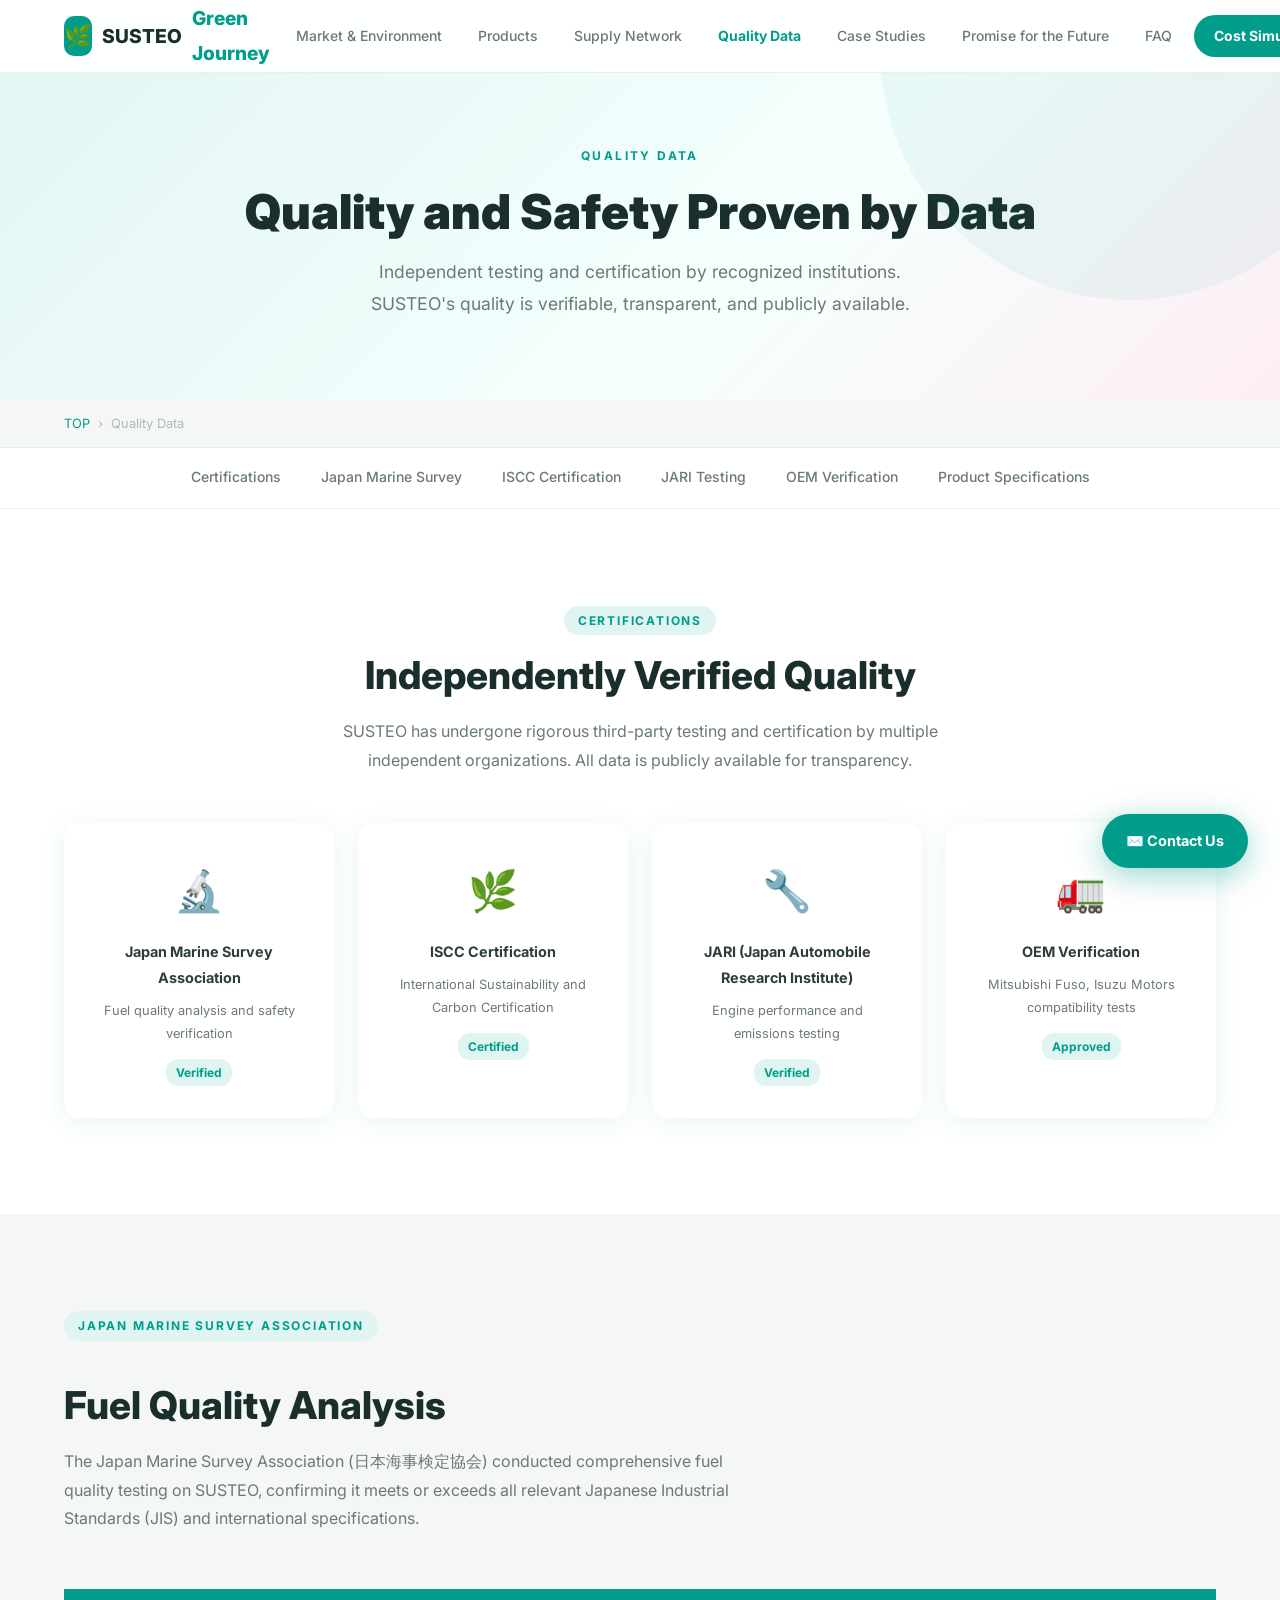
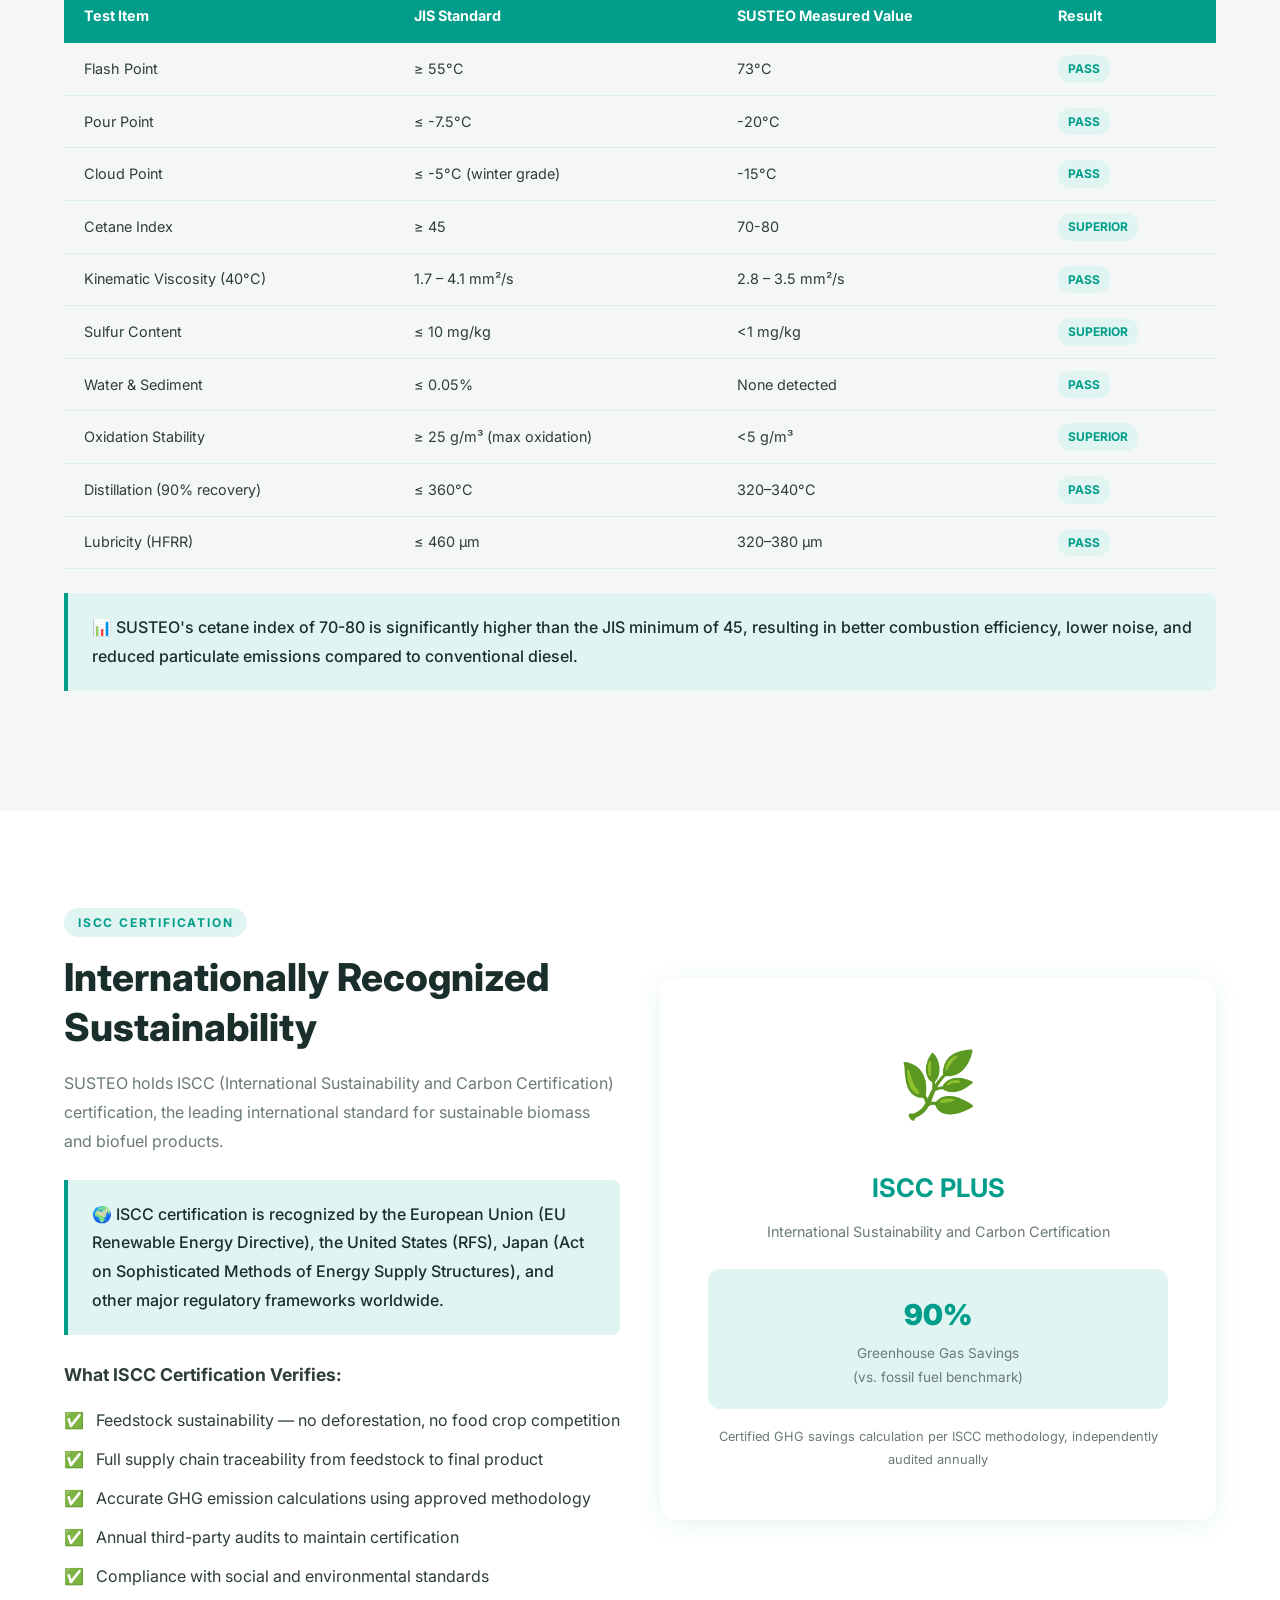
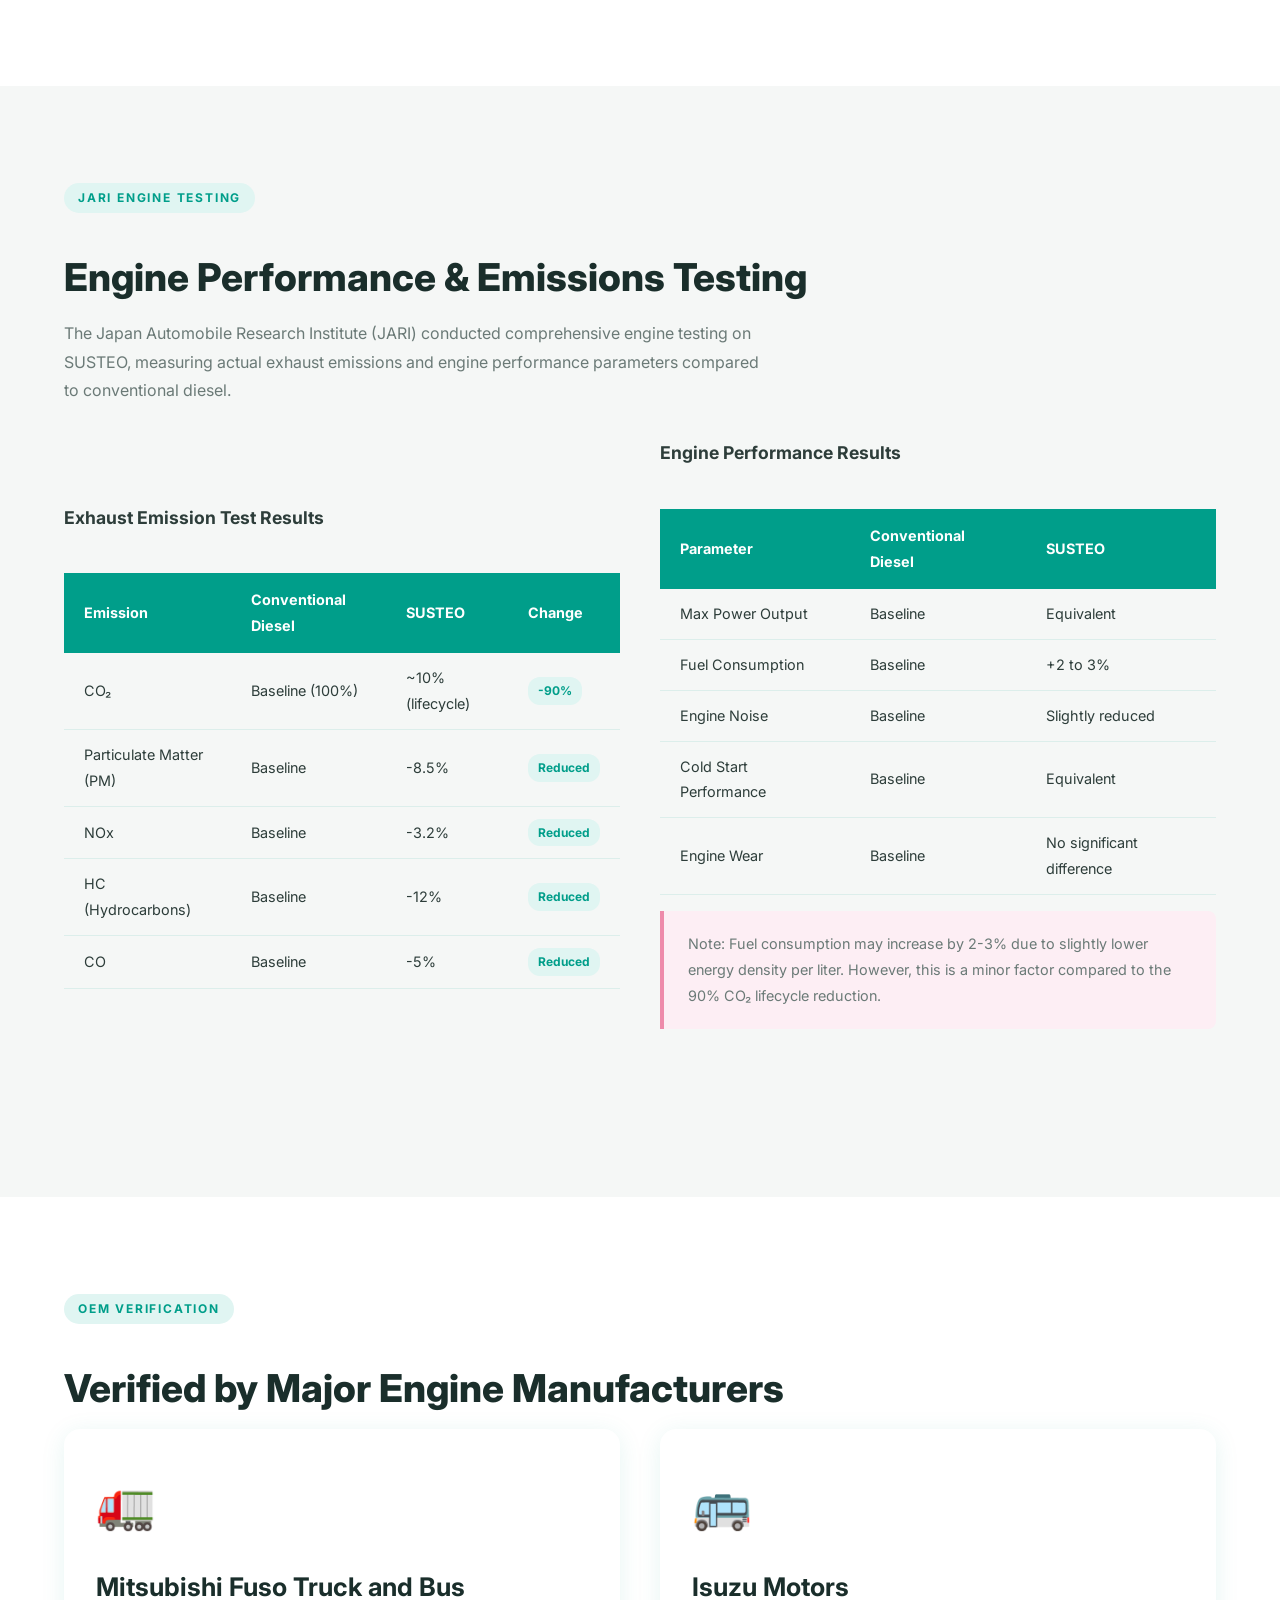
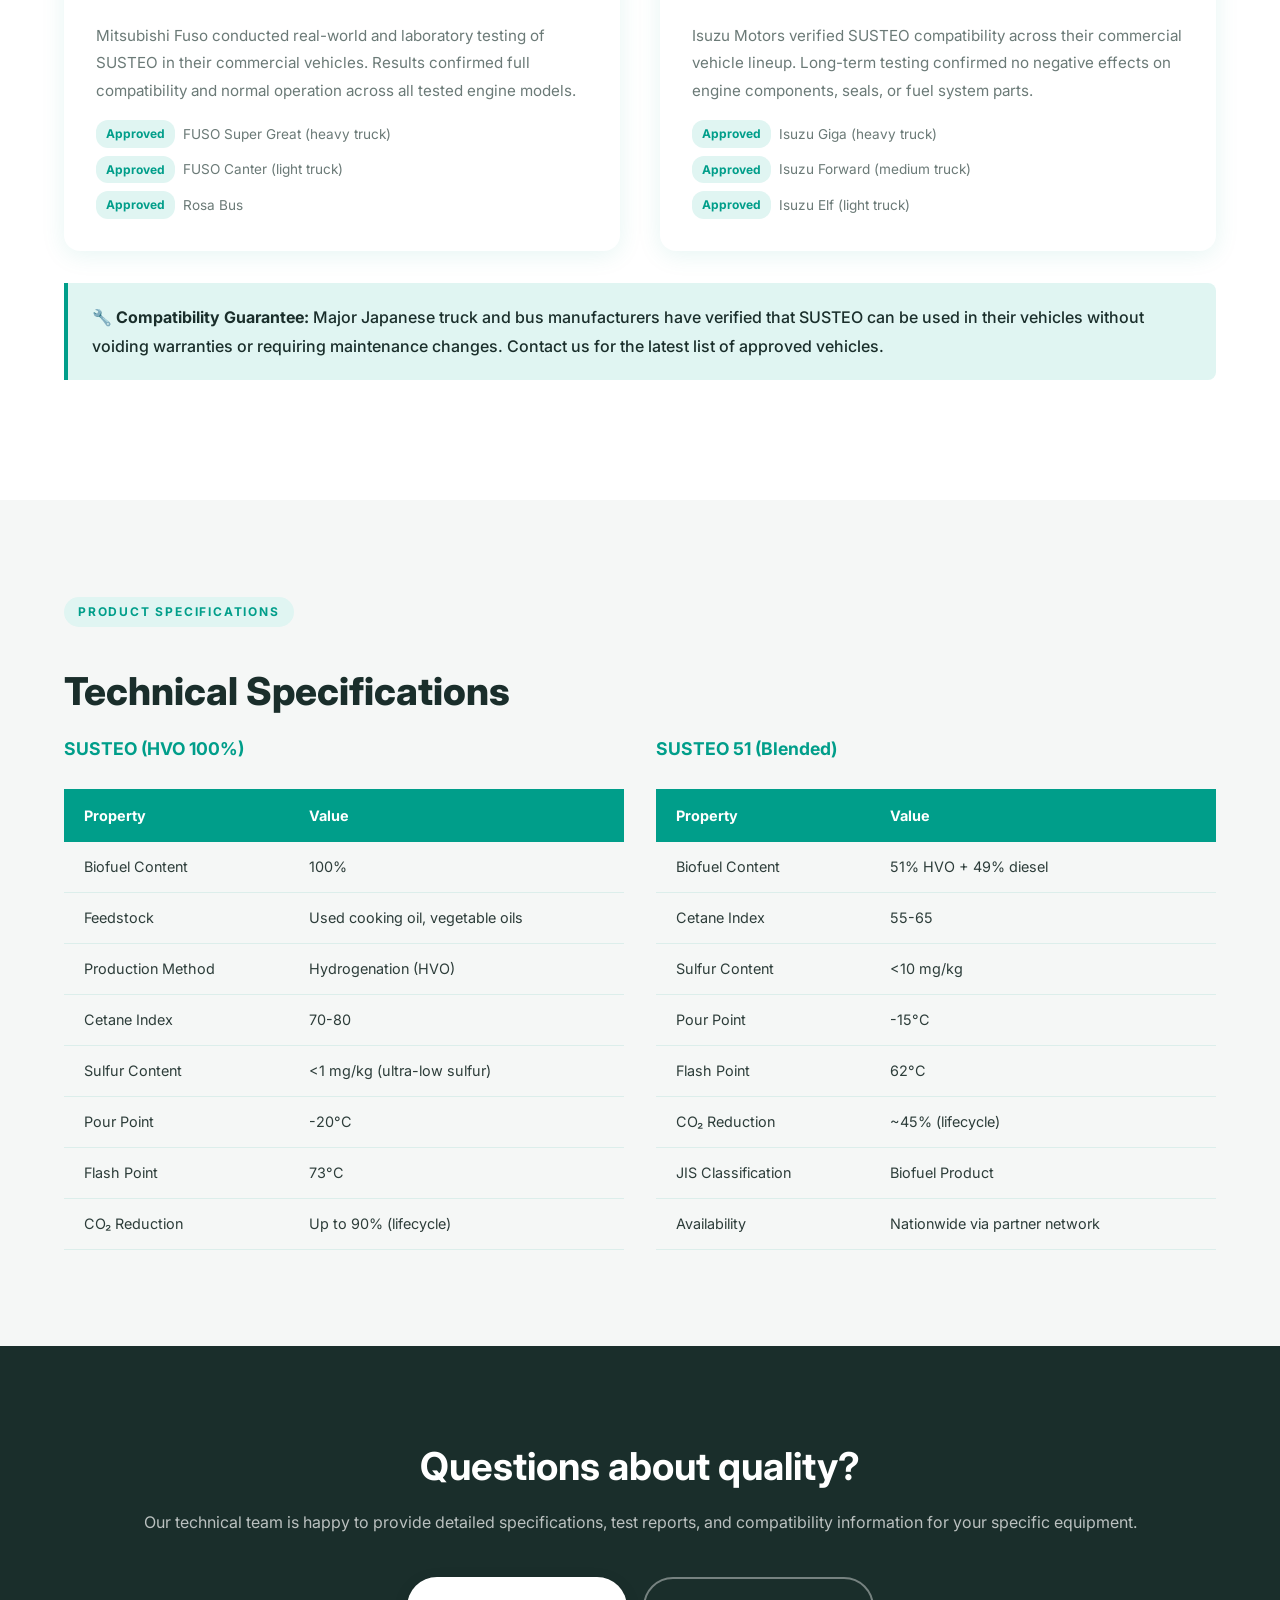
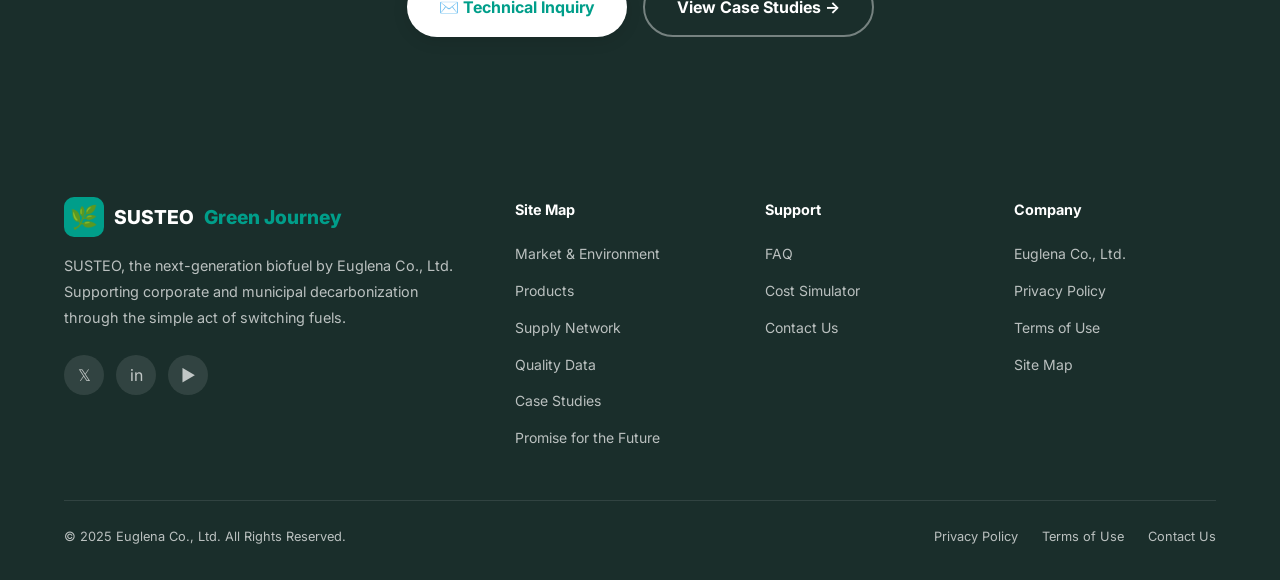
<file: quality.html>
<!DOCTYPE html>
<html lang="en">
<head>
  <meta charset="UTF-8">
  <meta name="viewport" content="width=device-width, initial-scale=1.0">
  <title>Quality Data | SUSTEO Green Journey</title>
  <meta name="description" content="SUSTEO quality data verified by Japan Marine Survey Association, ISCC, JARI, Mitsubishi Fuso, and Isuzu Motors. Third-party certified safety and performance data.">
  <link rel="stylesheet" href="style.css">
  <link rel="preconnect" href="https://fonts.googleapis.com">
  <link href="https://fonts.googleapis.com/css2?family=Inter:wght@400;500;700;900&display=swap" rel="stylesheet">
</head>
<body>

<!-- ===== HEADER ===== -->
<header id="header">
  <div class="header-inner">
    <a href="index.html" class="logo">
      <div class="logo-icon">🌿</div>
      SUSTEO <span>Green Journey</span>
    </a>
    <nav id="nav">
      <a href="market.html">Market &amp; Environment</a>
      <a href="products.html">Products</a>
      <a href="supply.html">Supply Network</a>
      <a href="quality.html" class="active">Quality Data</a>
      <a href="cases.html">Case Studies</a>
      <a href="future.html">Promise for the Future</a>
      <a href="faq.html">FAQ</a>
      <a href="simulation.html" class="nav-cta">Cost Simulator</a>
    </nav>
    <div class="hamburger" id="hamburger" onclick="toggleNav()">
      <span></span><span></span><span></span>
    </div>
  </div>
</header>

<!-- ===== PAGE HERO ===== -->
<div class="page-hero">
  <div class="container">
    <div class="page-hero-label">Quality Data</div>
    <h1>Quality and Safety Proven by Data</h1>
    <p>Independent testing and certification by recognized institutions. SUSTEO's quality is verifiable, transparent, and publicly available.</p>
  </div>
</div>

<!-- ===== BREADCRUMB ===== -->
<div class="breadcrumb">
  <div class="breadcrumb-inner">
    <a href="index.html">TOP</a>
    <span>›</span>
    <span>Quality Data</span>
  </div>
</div>

<!-- ===== ANCHOR NAV ===== -->
<nav class="anchor-nav">
  <div class="anchor-nav-inner">
    <a href="#certifications">Certifications</a>
    <a href="#jmsa">Japan Marine Survey</a>
    <a href="#iscc">ISCC Certification</a>
    <a href="#jari">JARI Testing</a>
    <a href="#oem">OEM Verification</a>
    <a href="#specs">Product Specifications</a>
  </div>
</nav>

<!-- ===== CERTIFICATIONS OVERVIEW ===== -->
<section class="section" id="certifications">
  <div class="container">
    <div class="text-center" style="margin-bottom:48px;">
      <span class="section-label">Certifications</span>
      <h2 class="section-title">Independently Verified Quality</h2>
      <p style="color:var(--gray-dark); max-width:640px; margin:0 auto;">SUSTEO has undergone rigorous third-party testing and certification by multiple independent organizations. All data is publicly available for transparency.</p>
    </div>

    <div class="grid-4">
      <div class="card" style="text-align:center;">
        <div style="font-size:2.5rem; margin-bottom:12px;">🔬</div>
        <h4 style="font-size:0.9rem; margin-bottom:8px;">Japan Marine Survey Association</h4>
        <p style="font-size:0.8rem; color:var(--gray-dark);">Fuel quality analysis and safety verification</p>
        <div style="margin-top:12px;"><span class="badge badge-green">Verified</span></div>
      </div>
      <div class="card" style="text-align:center;">
        <div style="font-size:2.5rem; margin-bottom:12px;">🌿</div>
        <h4 style="font-size:0.9rem; margin-bottom:8px;">ISCC Certification</h4>
        <p style="font-size:0.8rem; color:var(--gray-dark);">International Sustainability and Carbon Certification</p>
        <div style="margin-top:12px;"><span class="badge badge-green">Certified</span></div>
      </div>
      <div class="card" style="text-align:center;">
        <div style="font-size:2.5rem; margin-bottom:12px;">🔧</div>
        <h4 style="font-size:0.9rem; margin-bottom:8px;">JARI (Japan Automobile Research Institute)</h4>
        <p style="font-size:0.8rem; color:var(--gray-dark);">Engine performance and emissions testing</p>
        <div style="margin-top:12px;"><span class="badge badge-green">Verified</span></div>
      </div>
      <div class="card" style="text-align:center;">
        <div style="font-size:2.5rem; margin-bottom:12px;">🚛</div>
        <h4 style="font-size:0.9rem; margin-bottom:8px;">OEM Verification</h4>
        <p style="font-size:0.8rem; color:var(--gray-dark);">Mitsubishi Fuso, Isuzu Motors compatibility tests</p>
        <div style="margin-top:12px;"><span class="badge badge-green">Approved</span></div>
      </div>
    </div>
  </div>
</section>

<!-- ===== JMSA ===== -->
<section class="section section-alt" id="jmsa">
  <div class="container">
    <div style="margin-bottom:24px;">
      <span class="section-label">Japan Marine Survey Association</span>
    </div>
    <h2 class="section-title">Fuel Quality Analysis</h2>
    <p style="color:var(--gray-dark); margin-bottom:32px; max-width:700px;">The Japan Marine Survey Association (日本海事検定協会) conducted comprehensive fuel quality testing on SUSTEO, confirming it meets or exceeds all relevant Japanese Industrial Standards (JIS) and international specifications.</p>

    <div style="overflow-x:auto;">
      <table class="quality-table">
        <thead>
          <tr>
            <th>Test Item</th>
            <th>JIS Standard</th>
            <th>SUSTEO Measured Value</th>
            <th>Result</th>
          </tr>
        </thead>
        <tbody>
          <tr>
            <td>Flash Point</td>
            <td>≥ 55°C</td>
            <td>73°C</td>
            <td><span class="badge badge-green">PASS</span></td>
          </tr>
          <tr>
            <td>Pour Point</td>
            <td>≤ -7.5°C</td>
            <td>-20°C</td>
            <td><span class="badge badge-green">PASS</span></td>
          </tr>
          <tr>
            <td>Cloud Point</td>
            <td>≤ -5°C (winter grade)</td>
            <td>-15°C</td>
            <td><span class="badge badge-green">PASS</span></td>
          </tr>
          <tr>
            <td>Cetane Index</td>
            <td>≥ 45</td>
            <td>70-80</td>
            <td><span class="badge badge-green">SUPERIOR</span></td>
          </tr>
          <tr>
            <td>Kinematic Viscosity (40°C)</td>
            <td>1.7 – 4.1 mm²/s</td>
            <td>2.8 – 3.5 mm²/s</td>
            <td><span class="badge badge-green">PASS</span></td>
          </tr>
          <tr>
            <td>Sulfur Content</td>
            <td>≤ 10 mg/kg</td>
            <td>&lt;1 mg/kg</td>
            <td><span class="badge badge-green">SUPERIOR</span></td>
          </tr>
          <tr>
            <td>Water &amp; Sediment</td>
            <td>≤ 0.05%</td>
            <td>None detected</td>
            <td><span class="badge badge-green">PASS</span></td>
          </tr>
          <tr>
            <td>Oxidation Stability</td>
            <td>≥ 25 g/m³ (max oxidation)</td>
            <td>&lt;5 g/m³</td>
            <td><span class="badge badge-green">SUPERIOR</span></td>
          </tr>
          <tr>
            <td>Distillation (90% recovery)</td>
            <td>≤ 360°C</td>
            <td>320–340°C</td>
            <td><span class="badge badge-green">PASS</span></td>
          </tr>
          <tr>
            <td>Lubricity (HFRR)</td>
            <td>≤ 460 μm</td>
            <td>320–380 μm</td>
            <td><span class="badge badge-green">PASS</span></td>
          </tr>
        </tbody>
      </table>
    </div>

    <div class="highlight-box" style="margin-top:24px;">
      <p>📊 SUSTEO's cetane index of 70-80 is significantly higher than the JIS minimum of 45, resulting in better combustion efficiency, lower noise, and reduced particulate emissions compared to conventional diesel.</p>
    </div>
  </div>
</section>

<!-- ===== ISCC ===== -->
<section class="section" id="iscc">
  <div class="container">
    <div class="grid-2">
      <div>
        <span class="section-label">ISCC Certification</span>
        <h2 class="section-title">Internationally Recognized Sustainability</h2>
        <p style="margin-bottom:24px; color:var(--gray-dark);">SUSTEO holds ISCC (International Sustainability and Carbon Certification) certification, the leading international standard for sustainable biomass and biofuel products.</p>

        <div class="highlight-box">
          <p>🌍 ISCC certification is recognized by the European Union (EU Renewable Energy Directive), the United States (RFS), Japan (Act on Sophisticated Methods of Energy Supply Structures), and other major regulatory frameworks worldwide.</p>
        </div>

        <div style="margin-top:24px;">
          <h4 style="margin-bottom:16px;">What ISCC Certification Verifies:</h4>
          <div style="display:flex; flex-direction:column; gap:10px;">
            <div style="display:flex; gap:12px; align-items:flex-start;">
              <span style="color:var(--main); font-weight:700; flex-shrink:0;">✅</span>
              <span>Feedstock sustainability — no deforestation, no food crop competition</span>
            </div>
            <div style="display:flex; gap:12px; align-items:flex-start;">
              <span style="color:var(--main); font-weight:700; flex-shrink:0;">✅</span>
              <span>Full supply chain traceability from feedstock to final product</span>
            </div>
            <div style="display:flex; gap:12px; align-items:flex-start;">
              <span style="color:var(--main); font-weight:700; flex-shrink:0;">✅</span>
              <span>Accurate GHG emission calculations using approved methodology</span>
            </div>
            <div style="display:flex; gap:12px; align-items:flex-start;">
              <span style="color:var(--main); font-weight:700; flex-shrink:0;">✅</span>
              <span>Annual third-party audits to maintain certification</span>
            </div>
            <div style="display:flex; gap:12px; align-items:flex-start;">
              <span style="color:var(--main); font-weight:700; flex-shrink:0;">✅</span>
              <span>Compliance with social and environmental standards</span>
            </div>
          </div>
        </div>
      </div>
      <div class="card" style="text-align:center; padding:48px;">
        <div style="font-size:4rem; margin-bottom:24px;">🌿</div>
        <h3 style="margin-bottom:8px; color:var(--main);">ISCC PLUS</h3>
        <p style="color:var(--gray-dark); font-size:0.9rem; margin-bottom:24px;">International Sustainability and Carbon Certification</p>
        <div style="padding:20px; background:var(--main-light); border-radius:12px; margin-bottom:16px;">
          <div style="font-size:1.8rem; font-weight:900; color:var(--main);">90%</div>
          <div style="font-size:0.85rem; color:var(--gray-dark);">Greenhouse Gas Savings<br>(vs. fossil fuel benchmark)</div>
        </div>
        <p style="font-size:0.8rem; color:var(--gray-dark);">Certified GHG savings calculation per ISCC methodology, independently audited annually</p>
      </div>
    </div>
  </div>
</section>

<!-- ===== JARI ===== -->
<section class="section section-alt" id="jari">
  <div class="container">
    <div style="margin-bottom:24px;">
      <span class="section-label">JARI Engine Testing</span>
    </div>
    <h2 class="section-title">Engine Performance &amp; Emissions Testing</h2>
    <p style="color:var(--gray-dark); margin-bottom:32px; max-width:700px;">The Japan Automobile Research Institute (JARI) conducted comprehensive engine testing on SUSTEO, measuring actual exhaust emissions and engine performance parameters compared to conventional diesel.</p>

    <div class="grid-2" style="margin-bottom:48px;">
      <div>
        <h4 style="margin-bottom:16px;">Exhaust Emission Test Results</h4>
        <div style="overflow-x:auto;">
          <table class="quality-table">
            <thead>
              <tr>
                <th>Emission</th>
                <th>Conventional Diesel</th>
                <th>SUSTEO</th>
                <th>Change</th>
              </tr>
            </thead>
            <tbody>
              <tr>
                <td>CO₂</td>
                <td>Baseline (100%)</td>
                <td>~10% (lifecycle)</td>
                <td><span class="badge badge-green">-90%</span></td>
              </tr>
              <tr>
                <td>Particulate Matter (PM)</td>
                <td>Baseline</td>
                <td>-8.5%</td>
                <td><span class="badge badge-green">Reduced</span></td>
              </tr>
              <tr>
                <td>NOx</td>
                <td>Baseline</td>
                <td>-3.2%</td>
                <td><span class="badge badge-green">Reduced</span></td>
              </tr>
              <tr>
                <td>HC (Hydrocarbons)</td>
                <td>Baseline</td>
                <td>-12%</td>
                <td><span class="badge badge-green">Reduced</span></td>
              </tr>
              <tr>
                <td>CO</td>
                <td>Baseline</td>
                <td>-5%</td>
                <td><span class="badge badge-green">Reduced</span></td>
              </tr>
            </tbody>
          </table>
        </div>
      </div>
      <div>
        <h4 style="margin-bottom:16px;">Engine Performance Results</h4>
        <div style="overflow-x:auto;">
          <table class="quality-table">
            <thead>
              <tr>
                <th>Parameter</th>
                <th>Conventional Diesel</th>
                <th>SUSTEO</th>
              </tr>
            </thead>
            <tbody>
              <tr>
                <td>Max Power Output</td>
                <td>Baseline</td>
                <td>Equivalent</td>
              </tr>
              <tr>
                <td>Fuel Consumption</td>
                <td>Baseline</td>
                <td>+2 to 3%</td>
              </tr>
              <tr>
                <td>Engine Noise</td>
                <td>Baseline</td>
                <td>Slightly reduced</td>
              </tr>
              <tr>
                <td>Cold Start Performance</td>
                <td>Baseline</td>
                <td>Equivalent</td>
              </tr>
              <tr>
                <td>Engine Wear</td>
                <td>Baseline</td>
                <td>No significant difference</td>
              </tr>
            </tbody>
          </table>
        </div>
        <div class="note-box" style="margin-top:16px;">
          Note: Fuel consumption may increase by 2-3% due to slightly lower energy density per liter. However, this is a minor factor compared to the 90% CO₂ lifecycle reduction.
        </div>
      </div>
    </div>
  </div>
</section>

<!-- ===== OEM VERIFICATION ===== -->
<section class="section" id="oem">
  <div class="container">
    <div style="margin-bottom:24px;">
      <span class="section-label">OEM Verification</span>
    </div>
    <h2 class="section-title">Verified by Major Engine Manufacturers</h2>

    <div class="grid-2">
      <div class="card">
        <div style="font-size:3rem; margin-bottom:16px;">🚛</div>
        <h3 style="margin-bottom:12px;">Mitsubishi Fuso Truck and Bus</h3>
        <p style="margin-bottom:16px; color:var(--gray-dark);">Mitsubishi Fuso conducted real-world and laboratory testing of SUSTEO in their commercial vehicles. Results confirmed full compatibility and normal operation across all tested engine models.</p>
        <div style="display:flex; flex-direction:column; gap:8px;">
          <div style="display:flex; gap:8px; align-items:center;">
            <span class="badge badge-green">Approved</span>
            <span style="font-size:0.85rem; color:var(--gray-dark);">FUSO Super Great (heavy truck)</span>
          </div>
          <div style="display:flex; gap:8px; align-items:center;">
            <span class="badge badge-green">Approved</span>
            <span style="font-size:0.85rem; color:var(--gray-dark);">FUSO Canter (light truck)</span>
          </div>
          <div style="display:flex; gap:8px; align-items:center;">
            <span class="badge badge-green">Approved</span>
            <span style="font-size:0.85rem; color:var(--gray-dark);">Rosa Bus</span>
          </div>
        </div>
      </div>
      <div class="card">
        <div style="font-size:3rem; margin-bottom:16px;">🚌</div>
        <h3 style="margin-bottom:12px;">Isuzu Motors</h3>
        <p style="margin-bottom:16px; color:var(--gray-dark);">Isuzu Motors verified SUSTEO compatibility across their commercial vehicle lineup. Long-term testing confirmed no negative effects on engine components, seals, or fuel system parts.</p>
        <div style="display:flex; flex-direction:column; gap:8px;">
          <div style="display:flex; gap:8px; align-items:center;">
            <span class="badge badge-green">Approved</span>
            <span style="font-size:0.85rem; color:var(--gray-dark);">Isuzu Giga (heavy truck)</span>
          </div>
          <div style="display:flex; gap:8px; align-items:center;">
            <span class="badge badge-green">Approved</span>
            <span style="font-size:0.85rem; color:var(--gray-dark);">Isuzu Forward (medium truck)</span>
          </div>
          <div style="display:flex; gap:8px; align-items:center;">
            <span class="badge badge-green">Approved</span>
            <span style="font-size:0.85rem; color:var(--gray-dark);">Isuzu Elf (light truck)</span>
          </div>
        </div>
      </div>
    </div>

    <div class="highlight-box" style="margin-top:32px;">
      <p>🔧 <strong>Compatibility Guarantee:</strong> Major Japanese truck and bus manufacturers have verified that SUSTEO can be used in their vehicles without voiding warranties or requiring maintenance changes. Contact us for the latest list of approved vehicles.</p>
    </div>
  </div>
</section>

<!-- ===== SPECIFICATIONS ===== -->
<section class="section section-alt" id="specs">
  <div class="container">
    <div style="margin-bottom:24px;">
      <span class="section-label">Product Specifications</span>
    </div>
    <h2 class="section-title">Technical Specifications</h2>

    <div class="grid-2" style="gap:32px;">
      <div>
        <h4 style="margin-bottom:16px; color:var(--main);">SUSTEO (HVO 100%)</h4>
        <table class="quality-table">
          <thead>
            <tr>
              <th>Property</th>
              <th>Value</th>
            </tr>
          </thead>
          <tbody>
            <tr>
              <td>Biofuel Content</td>
              <td>100%</td>
            </tr>
            <tr>
              <td>Feedstock</td>
              <td>Used cooking oil, vegetable oils</td>
            </tr>
            <tr>
              <td>Production Method</td>
              <td>Hydrogenation (HVO)</td>
            </tr>
            <tr>
              <td>Cetane Index</td>
              <td>70-80</td>
            </tr>
            <tr>
              <td>Sulfur Content</td>
              <td>&lt;1 mg/kg (ultra-low sulfur)</td>
            </tr>
            <tr>
              <td>Pour Point</td>
              <td>-20°C</td>
            </tr>
            <tr>
              <td>Flash Point</td>
              <td>73°C</td>
            </tr>
            <tr>
              <td>CO₂ Reduction</td>
              <td>Up to 90% (lifecycle)</td>
            </tr>
          </tbody>
        </table>
      </div>
      <div>
        <h4 style="margin-bottom:16px; color:var(--main);">SUSTEO 51 (Blended)</h4>
        <table class="quality-table">
          <thead>
            <tr>
              <th>Property</th>
              <th>Value</th>
            </tr>
          </thead>
          <tbody>
            <tr>
              <td>Biofuel Content</td>
              <td>51% HVO + 49% diesel</td>
            </tr>
            <tr>
              <td>Cetane Index</td>
              <td>55-65</td>
            </tr>
            <tr>
              <td>Sulfur Content</td>
              <td>&lt;10 mg/kg</td>
            </tr>
            <tr>
              <td>Pour Point</td>
              <td>-15°C</td>
            </tr>
            <tr>
              <td>Flash Point</td>
              <td>62°C</td>
            </tr>
            <tr>
              <td>CO₂ Reduction</td>
              <td>~45% (lifecycle)</td>
            </tr>
            <tr>
              <td>JIS Classification</td>
              <td>Biofuel Product</td>
            </tr>
            <tr>
              <td>Availability</td>
              <td>Nationwide via partner network</td>
            </tr>
          </tbody>
        </table>
      </div>
    </div>
  </div>
</section>

<!-- ===== CTA ===== -->
<section class="section section-dark">
  <div class="container text-center">
    <h2 style="color:white; margin-bottom:16px;">Questions about quality?</h2>
    <p style="color:rgba(255,255,255,0.7); margin-bottom:40px;">Our technical team is happy to provide detailed specifications, test reports, and compatibility information for your specific equipment.</p>
    <div style="display:flex; gap:16px; justify-content:center; flex-wrap:wrap;">
      <a href="mailto:contact@euglena.jp" class="btn btn-white">✉️ Technical Inquiry</a>
      <a href="cases.html" class="btn btn-outline" style="border-color:rgba(255,255,255,0.4); color:white;">View Case Studies →</a>
    </div>
  </div>
</section>

<!-- ===== FOOTER ===== -->
<footer>
  <div class="container">
    <div class="footer-grid">
      <div class="footer-brand">
        <div class="logo" style="margin-bottom:16px;">
          <div class="logo-icon">🌿</div>
          SUSTEO <span style="color:var(--main);">Green Journey</span>
        </div>
        <p>SUSTEO, the next-generation biofuel by Euglena Co., Ltd. Supporting corporate and municipal decarbonization through the simple act of switching fuels.</p>
        <div class="sns-links">
          <a href="#" class="sns-link">𝕏</a>
          <a href="#" class="sns-link">in</a>
          <a href="#" class="sns-link">▶</a>
        </div>
      </div>
      <div class="footer-col">
        <h4>Site Map</h4>
        <ul>
          <li><a href="market.html">Market &amp; Environment</a></li>
          <li><a href="products.html">Products</a></li>
          <li><a href="supply.html">Supply Network</a></li>
          <li><a href="quality.html">Quality Data</a></li>
          <li><a href="cases.html">Case Studies</a></li>
          <li><a href="future.html">Promise for the Future</a></li>
        </ul>
      </div>
      <div class="footer-col">
        <h4>Support</h4>
        <ul>
          <li><a href="faq.html">FAQ</a></li>
          <li><a href="simulation.html">Cost Simulator</a></li>
          <li><a href="mailto:contact@euglena.jp">Contact Us</a></li>
        </ul>
      </div>
      <div class="footer-col">
        <h4>Company</h4>
        <ul>
          <li><a href="https://www.euglena.jp" target="_blank">Euglena Co., Ltd.</a></li>
          <li><a href="#">Privacy Policy</a></li>
          <li><a href="#">Terms of Use</a></li>
          <li><a href="#">Site Map</a></li>
        </ul>
      </div>
    </div>
    <div class="footer-bottom">
      <div>© 2025 Euglena Co., Ltd. All Rights Reserved.</div>
      <div class="footer-links">
        <a href="#">Privacy Policy</a>
        <a href="#">Terms of Use</a>
        <a href="#">Contact Us</a>
      </div>
    </div>
  </div>
</footer>

<a href="mailto:contact@euglena.jp" class="floating-cta">✉️ Contact Us</a>

<script>
  function toggleNav() {
    document.getElementById('nav').classList.toggle('open');
  }
  window.addEventListener('scroll', () => {
    const header = document.getElementById('header');
    if (window.scrollY > 50) {
      header.style.boxShadow = '0 4px 24px rgba(0,0,0,0.08)';
    } else {
      header.style.boxShadow = 'none';
    }
  });
</script>
</body>
</html>
</file>
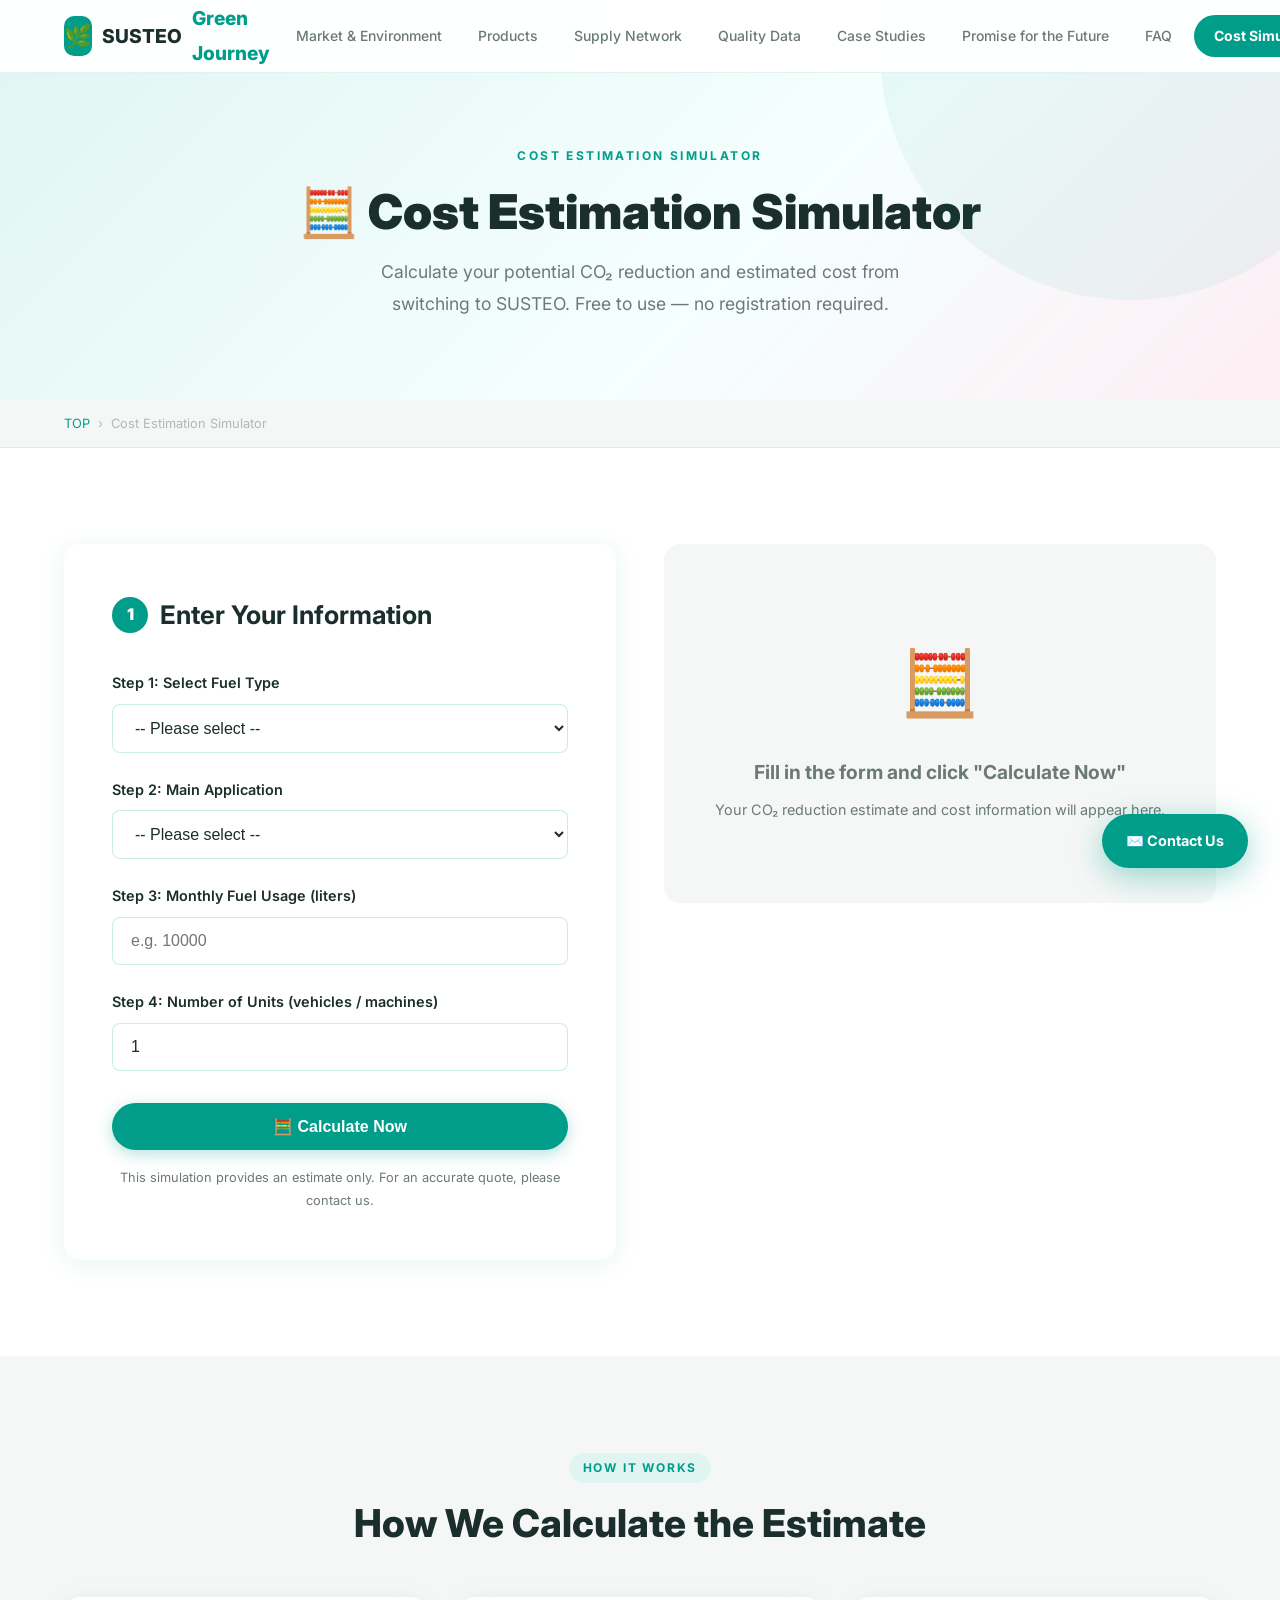
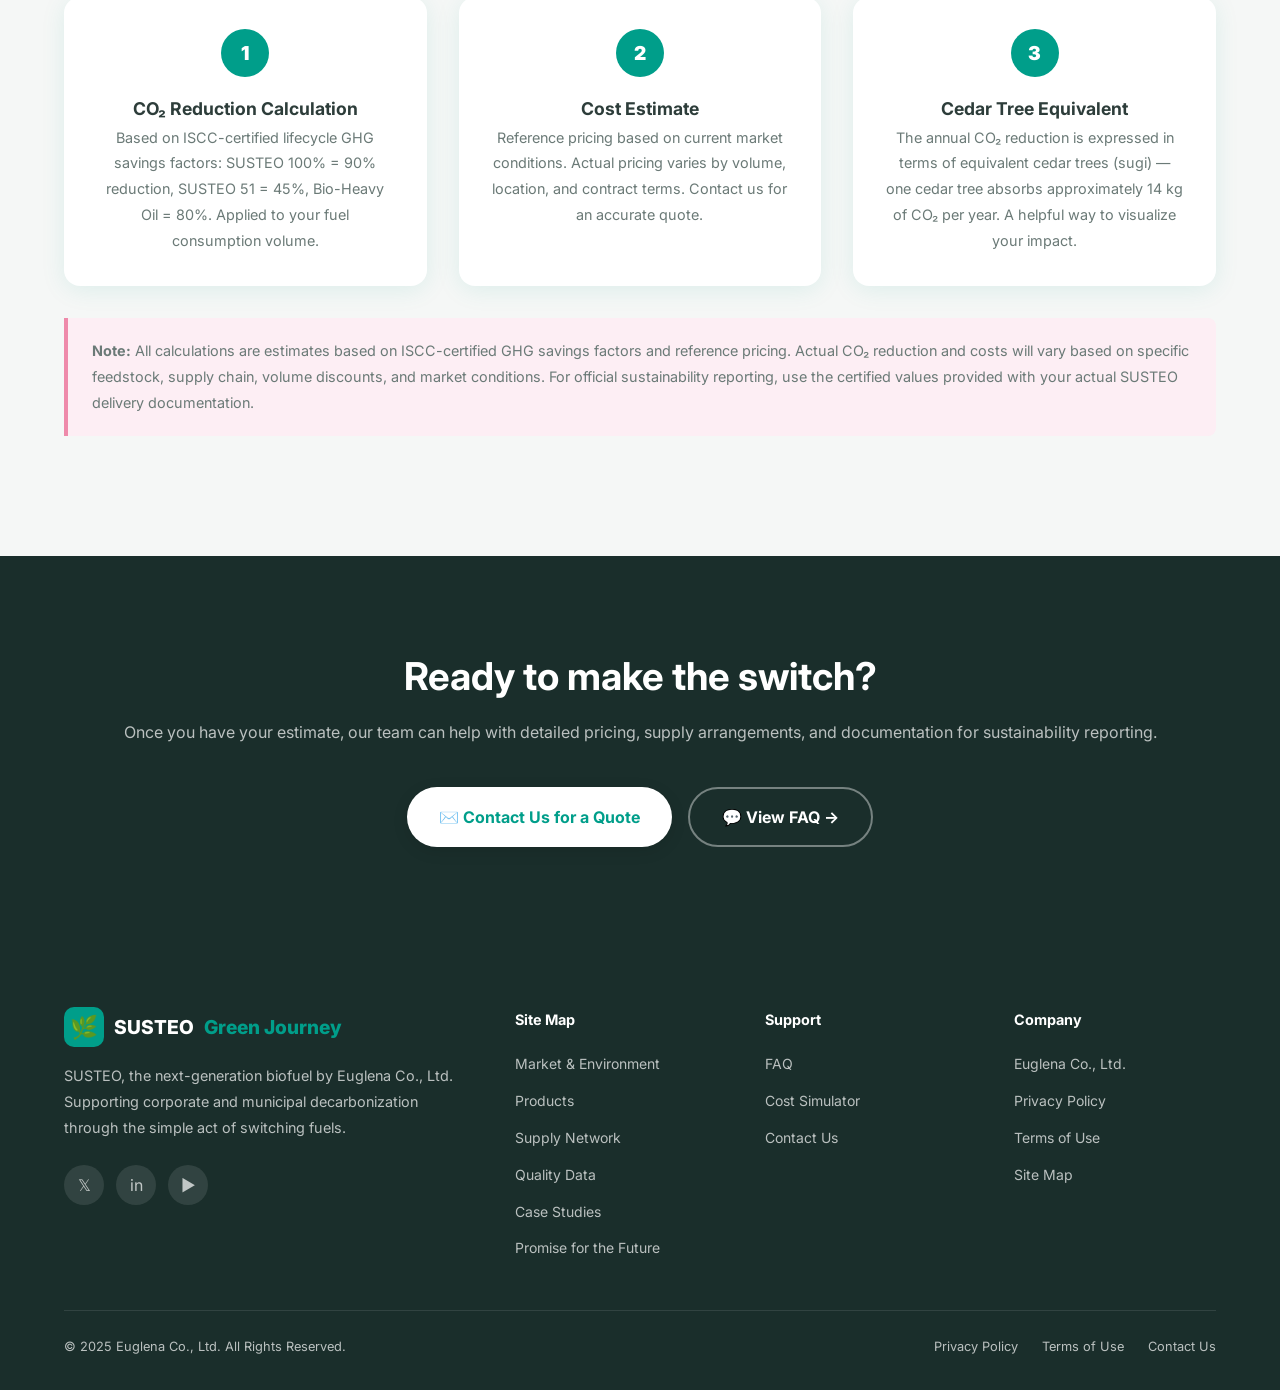
<file: simulation.html>
<!DOCTYPE html>
<html lang="en">
<head>
  <meta charset="UTF-8">
  <meta name="viewport" content="width=device-width, initial-scale=1.0">
  <title>Cost Estimation Simulator | SUSTEO Green Journey</title>
  <meta name="description" content="Calculate your company's potential CO₂ reduction and cost impact from switching to SUSTEO biofuel. Free, no registration required.">
  <link rel="stylesheet" href="style.css">
  <link rel="preconnect" href="https://fonts.googleapis.com">
  <link href="https://fonts.googleapis.com/css2?family=Inter:wght@400;500;700;900&display=swap" rel="stylesheet">
</head>
<body>

<!-- ===== HEADER ===== -->
<header id="header">
  <div class="header-inner">
    <a href="index.html" class="logo">
      <div class="logo-icon">🌿</div>
      SUSTEO <span>Green Journey</span>
    </a>
    <nav id="nav">
      <a href="market.html">Market &amp; Environment</a>
      <a href="products.html">Products</a>
      <a href="supply.html">Supply Network</a>
      <a href="quality.html">Quality Data</a>
      <a href="cases.html">Case Studies</a>
      <a href="future.html">Promise for the Future</a>
      <a href="faq.html">FAQ</a>
      <a href="simulation.html" class="nav-cta active">Cost Simulator</a>
    </nav>
    <div class="hamburger" id="hamburger" onclick="toggleNav()">
      <span></span><span></span><span></span>
    </div>
  </div>
</header>

<!-- ===== PAGE HERO ===== -->
<div class="page-hero">
  <div class="container">
    <div class="page-hero-label">Cost Estimation Simulator</div>
    <h1>🧮 Cost Estimation Simulator</h1>
    <p>Calculate your potential CO₂ reduction and estimated cost from switching to SUSTEO. Free to use — no registration required.</p>
  </div>
</div>

<!-- ===== BREADCRUMB ===== -->
<div class="breadcrumb">
  <div class="breadcrumb-inner">
    <a href="index.html">TOP</a>
    <span>›</span>
    <span>Cost Estimation Simulator</span>
  </div>
</div>

<!-- ===== SIMULATOR ===== -->
<section class="section">
  <div class="container">
    <div class="grid-2" style="gap:48px; align-items:start;">

      <!-- FORM -->
      <div class="sim-form">
        <h3>
          <span style="display:inline-flex; align-items:center; justify-content:center; width:36px; height:36px; background:var(--main); color:white; border-radius:50%; font-size:1rem; font-weight:900; flex-shrink:0;">1</span>
          Enter Your Information
        </h3>

        <div class="form-group">
          <label class="form-label">Step 1: Select Fuel Type</label>
          <select class="form-select" id="fuelType" onchange="updateSimulator()">
            <option value="">-- Please select --</option>
            <option value="susteo100">SUSTEO (HVO 100%) — Up to 90% CO₂ reduction</option>
            <option value="susteo51">SUSTEO 51 (Blended) — Approx. 45% CO₂ reduction</option>
            <option value="bioheavy">Bio-Heavy Oil — Approx. 80% CO₂ reduction</option>
          </select>
        </div>

        <div class="form-group">
          <label class="form-label">Step 2: Main Application</label>
          <select class="form-select" id="useCase" onchange="updateSimulator()">
            <option value="">-- Please select --</option>
            <option value="truck">Trucks / Logistics fleet</option>
            <option value="bus">Buses</option>
            <option value="construction">Construction equipment</option>
            <option value="generator">Power generators</option>
            <option value="ship">Marine vessels</option>
            <option value="industrial">Industrial boilers / Furnaces</option>
            <option value="other">Other</option>
          </select>
        </div>

        <div class="form-group">
          <label class="form-label">Step 3: Monthly Fuel Usage (liters)</label>
          <input type="number" class="form-input" id="monthlyLiters" placeholder="e.g. 10000" min="0" oninput="updateSimulator()">
        </div>

        <div class="form-group">
          <label class="form-label">Step 4: Number of Units (vehicles / machines)</label>
          <input type="number" class="form-input" id="numUnits" placeholder="e.g. 10" min="1" value="1" oninput="updateSimulator()">
        </div>

        <button class="btn btn-primary" style="width:100%; justify-content:center; margin-top:8px;" onclick="runSimulation()">
          🧮 Calculate Now
        </button>

        <p style="text-align:center; font-size:0.8rem; color:var(--gray-dark); margin-top:16px;">
          This simulation provides an estimate only. For an accurate quote, please contact us.
        </p>
      </div>

      <!-- RESULTS -->
      <div>
        <div id="simPlaceholder" style="text-align:center; padding:80px 40px; background:var(--gray-light); border-radius:var(--radius); color:var(--gray-dark);">
          <div style="font-size:4rem; margin-bottom:16px;">🧮</div>
          <h3 style="color:var(--gray-dark); font-size:1.2rem;">Fill in the form and click "Calculate Now"</h3>
          <p style="font-size:0.9rem; margin-top:8px;">Your CO₂ reduction estimate and cost information will appear here.</p>
        </div>

        <div id="simResults" style="display:none;">
          <div class="sim-result">
            <h3>📊 Your Estimated Results</h3>
            <div class="sim-metrics">
              <div class="sim-metric-card">
                <div class="sim-metric-value" id="monthlyReduction">—</div>
                <div class="sim-metric-label">Monthly GHG Reduction (tons CO₂e)</div>
              </div>
              <div class="sim-metric-card">
                <div class="sim-metric-value" id="annualReduction">—</div>
                <div class="sim-metric-label">Annual GHG Reduction (tons CO₂e)</div>
              </div>
              <div class="sim-metric-card">
                <div class="sim-metric-value" id="monthlyCost">—</div>
                <div class="sim-metric-label">Monthly Reference Cost<br>(vs. conventional diesel)</div>
              </div>
              <div class="sim-metric-card">
                <div class="sim-metric-value" id="treesEquiv">—</div>
                <div class="sim-metric-label">Annual equivalent cedar trees<br>(CO₂ absorption)</div>
              </div>
            </div>
          </div>

          <div id="simMessage" style="margin-top:24px; padding:20px 24px; background:var(--main-light); border-radius:var(--radius-sm); border-left:4px solid var(--main); font-size:0.95rem; line-height:1.8; color:var(--dark);">
          </div>

          <div style="margin-top:24px; display:flex; gap:12px; flex-wrap:wrap;">
            <a href="mailto:contact@euglena.jp" class="btn btn-primary" style="flex:1; justify-content:center;">✉️ Request Detailed Quote</a>
            <button class="btn btn-outline" style="flex:1; justify-content:center;" onclick="resetSimulation()">🔄 Reset</button>
          </div>
        </div>
      </div>

    </div>
  </div>
</section>

<!-- ===== HOW IT WORKS ===== -->
<section class="section section-alt">
  <div class="container">
    <div class="text-center" style="margin-bottom:48px;">
      <span class="section-label">How It Works</span>
      <h2 class="section-title">How We Calculate the Estimate</h2>
    </div>

    <div class="grid-3">
      <div class="card" style="text-align:center;">
        <div style="width:48px; height:48px; background:var(--main); border-radius:50%; display:flex; align-items:center; justify-content:center; color:white; font-weight:900; font-size:1.2rem; margin:0 auto 16px;">1</div>
        <h4>CO₂ Reduction Calculation</h4>
        <p style="font-size:0.9rem; color:var(--gray-dark);">Based on ISCC-certified lifecycle GHG savings factors: SUSTEO 100% = 90% reduction, SUSTEO 51 = 45%, Bio-Heavy Oil = 80%. Applied to your fuel consumption volume.</p>
      </div>
      <div class="card" style="text-align:center;">
        <div style="width:48px; height:48px; background:var(--main); border-radius:50%; display:flex; align-items:center; justify-content:center; color:white; font-weight:900; font-size:1.2rem; margin:0 auto 16px;">2</div>
        <h4>Cost Estimate</h4>
        <p style="font-size:0.9rem; color:var(--gray-dark);">Reference pricing based on current market conditions. Actual pricing varies by volume, location, and contract terms. Contact us for an accurate quote.</p>
      </div>
      <div class="card" style="text-align:center;">
        <div style="width:48px; height:48px; background:var(--main); border-radius:50%; display:flex; align-items:center; justify-content:center; color:white; font-weight:900; font-size:1.2rem; margin:0 auto 16px;">3</div>
        <h4>Cedar Tree Equivalent</h4>
        <p style="font-size:0.9rem; color:var(--gray-dark);">The annual CO₂ reduction is expressed in terms of equivalent cedar trees (sugi) — one cedar tree absorbs approximately 14 kg of CO₂ per year. A helpful way to visualize your impact.</p>
      </div>
    </div>

    <div class="note-box" style="margin-top:32px;">
      <strong>Note:</strong> All calculations are estimates based on ISCC-certified GHG savings factors and reference pricing. Actual CO₂ reduction and costs will vary based on specific feedstock, supply chain, volume discounts, and market conditions. For official sustainability reporting, use the certified values provided with your actual SUSTEO delivery documentation.
    </div>
  </div>
</section>

<!-- ===== NEXT STEPS ===== -->
<section class="section section-dark">
  <div class="container text-center">
    <h2 style="color:white; margin-bottom:16px;">Ready to make the switch?</h2>
    <p style="color:rgba(255,255,255,0.7); margin-bottom:40px;">Once you have your estimate, our team can help with detailed pricing, supply arrangements, and documentation for sustainability reporting.</p>
    <div style="display:flex; gap:16px; justify-content:center; flex-wrap:wrap;">
      <a href="mailto:contact@euglena.jp" class="btn btn-white">✉️ Contact Us for a Quote</a>
      <a href="faq.html" class="btn btn-outline" style="border-color:rgba(255,255,255,0.4); color:white;">💬 View FAQ →</a>
    </div>
  </div>
</section>

<!-- ===== FOOTER ===== -->
<footer>
  <div class="container">
    <div class="footer-grid">
      <div class="footer-brand">
        <div class="logo" style="margin-bottom:16px;">
          <div class="logo-icon">🌿</div>
          SUSTEO <span style="color:var(--main);">Green Journey</span>
        </div>
        <p>SUSTEO, the next-generation biofuel by Euglena Co., Ltd. Supporting corporate and municipal decarbonization through the simple act of switching fuels.</p>
        <div class="sns-links">
          <a href="#" class="sns-link">𝕏</a>
          <a href="#" class="sns-link">in</a>
          <a href="#" class="sns-link">▶</a>
        </div>
      </div>
      <div class="footer-col">
        <h4>Site Map</h4>
        <ul>
          <li><a href="market.html">Market &amp; Environment</a></li>
          <li><a href="products.html">Products</a></li>
          <li><a href="supply.html">Supply Network</a></li>
          <li><a href="quality.html">Quality Data</a></li>
          <li><a href="cases.html">Case Studies</a></li>
          <li><a href="future.html">Promise for the Future</a></li>
        </ul>
      </div>
      <div class="footer-col">
        <h4>Support</h4>
        <ul>
          <li><a href="faq.html">FAQ</a></li>
          <li><a href="simulation.html">Cost Simulator</a></li>
          <li><a href="mailto:contact@euglena.jp">Contact Us</a></li>
        </ul>
      </div>
      <div class="footer-col">
        <h4>Company</h4>
        <ul>
          <li><a href="https://www.euglena.jp" target="_blank">Euglena Co., Ltd.</a></li>
          <li><a href="#">Privacy Policy</a></li>
          <li><a href="#">Terms of Use</a></li>
          <li><a href="#">Site Map</a></li>
        </ul>
      </div>
    </div>
    <div class="footer-bottom">
      <div>© 2025 Euglena Co., Ltd. All Rights Reserved.</div>
      <div class="footer-links">
        <a href="#">Privacy Policy</a>
        <a href="#">Terms of Use</a>
        <a href="#">Contact Us</a>
      </div>
    </div>
  </div>
</footer>

<a href="mailto:contact@euglena.jp" class="floating-cta">✉️ Contact Us</a>

<script>
  function toggleNav() {
    document.getElementById('nav').classList.toggle('open');
  }
  window.addEventListener('scroll', () => {
    const header = document.getElementById('header');
    if (window.scrollY > 50) {
      header.style.boxShadow = '0 4px 24px rgba(0,0,0,0.08)';
    } else {
      header.style.boxShadow = 'none';
    }
  });

  function updateSimulator() {
    // Live update as user types (optional preview)
  }

  function runSimulation() {
    const fuelType = document.getElementById('fuelType').value;
    const useCase = document.getElementById('useCase').value;
    const monthlyLiters = parseFloat(document.getElementById('monthlyLiters').value) || 0;
    const numUnits = parseInt(document.getElementById('numUnits').value) || 1;

    if (!fuelType || !monthlyLiters) {
      alert('Please select a fuel type and enter your monthly fuel usage to calculate.');
      return;
    }

    // CO2 reduction factors (kg CO2 per liter of diesel = 2.58 kg)
    const co2PerLiter = 2.58; // kg CO2 per liter conventional diesel

    let reductionRate;
    let costPremiumPerLiter; // JPY per liter above diesel price

    switch(fuelType) {
      case 'susteo100':
        reductionRate = 0.90;
        costPremiumPerLiter = 40;
        break;
      case 'susteo51':
        reductionRate = 0.45;
        costPremiumPerLiter = 20;
        break;
      case 'bioheavy':
        reductionRate = 0.80;
        costPremiumPerLiter = 35;
        break;
      default:
        reductionRate = 0.90;
        costPremiumPerLiter = 40;
    }

    const totalMonthlyLiters = monthlyLiters * numUnits;
    const monthlyReductionKg = totalMonthlyLiters * co2PerLiter * reductionRate;
    const monthlyReductionTons = monthlyReductionKg / 1000;
    const annualReductionTons = monthlyReductionTons * 12;
    const monthlyCostPremium = totalMonthlyLiters * costPremiumPerLiter;

    // Cedar tree equivalent: 1 cedar tree absorbs ~14 kg CO2/year
    const equivalentTrees = Math.round((annualReductionTons * 1000) / 14);

    // Display results
    document.getElementById('monthlyReduction').textContent = monthlyReductionTons.toFixed(1) + ' t';
    document.getElementById('annualReduction').textContent = annualReductionTons.toFixed(1) + ' t';
    document.getElementById('monthlyCost').textContent = '+¥' + monthlyCostPremium.toLocaleString();
    document.getElementById('treesEquiv').textContent = equivalentTrees.toLocaleString();

    const annualTons = annualReductionTons.toFixed(1);
    document.getElementById('simMessage').innerHTML = `✅ An estimated <strong>${annualTons} tons</strong> of CO₂ reduction per year. This is equivalent to the annual CO₂ absorption of <strong>${equivalentTrees.toLocaleString()} cedar trees</strong>.<br><br>For an accurate quote, our representative will follow up with detailed questions.`;

    document.getElementById('simPlaceholder').style.display = 'none';
    document.getElementById('simResults').style.display = 'block';

    // Scroll to results on mobile
    if (window.innerWidth <= 768) {
      document.getElementById('simResults').scrollIntoView({ behavior: 'smooth', block: 'start' });
    }
  }

  function resetSimulation() {
    document.getElementById('fuelType').value = '';
    document.getElementById('useCase').value = '';
    document.getElementById('monthlyLiters').value = '';
    document.getElementById('numUnits').value = '1';
    document.getElementById('simResults').style.display = 'none';
    document.getElementById('simPlaceholder').style.display = 'block';
  }
</script>
</body>
</html>
</file>
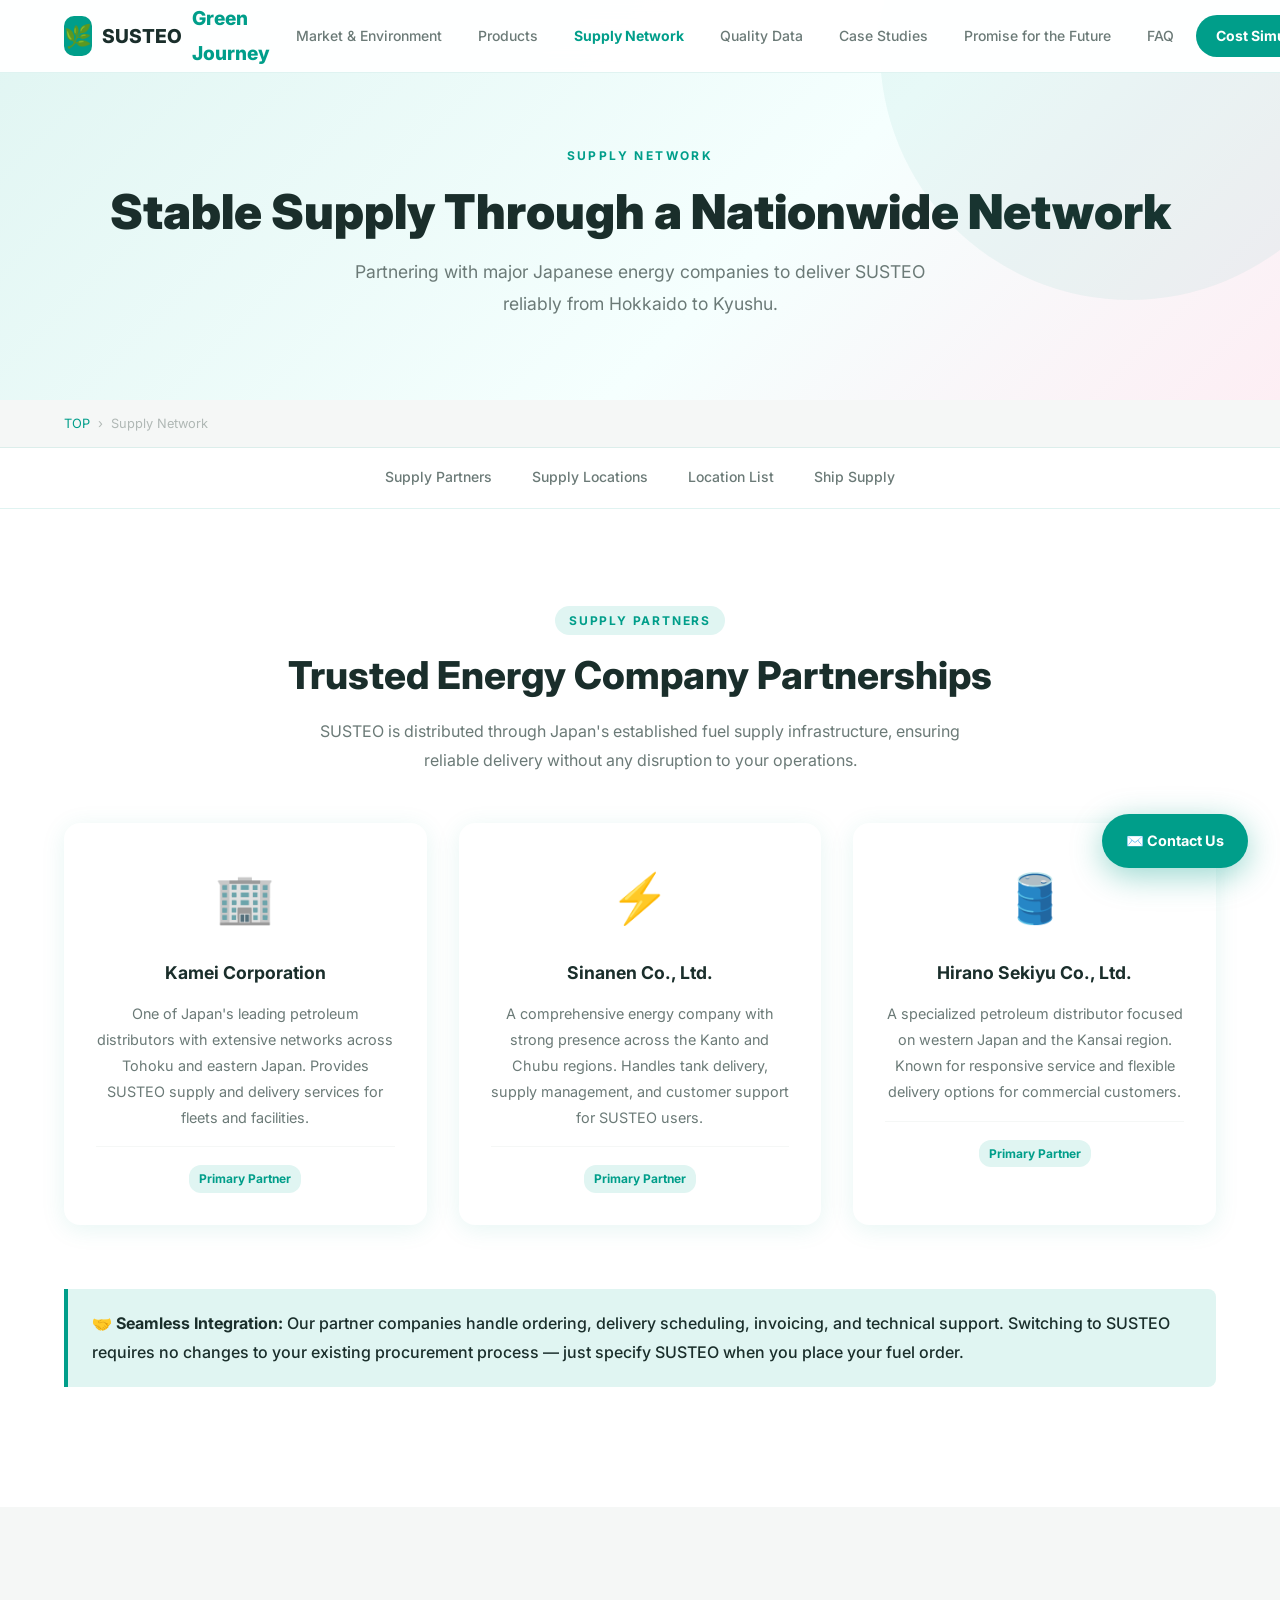
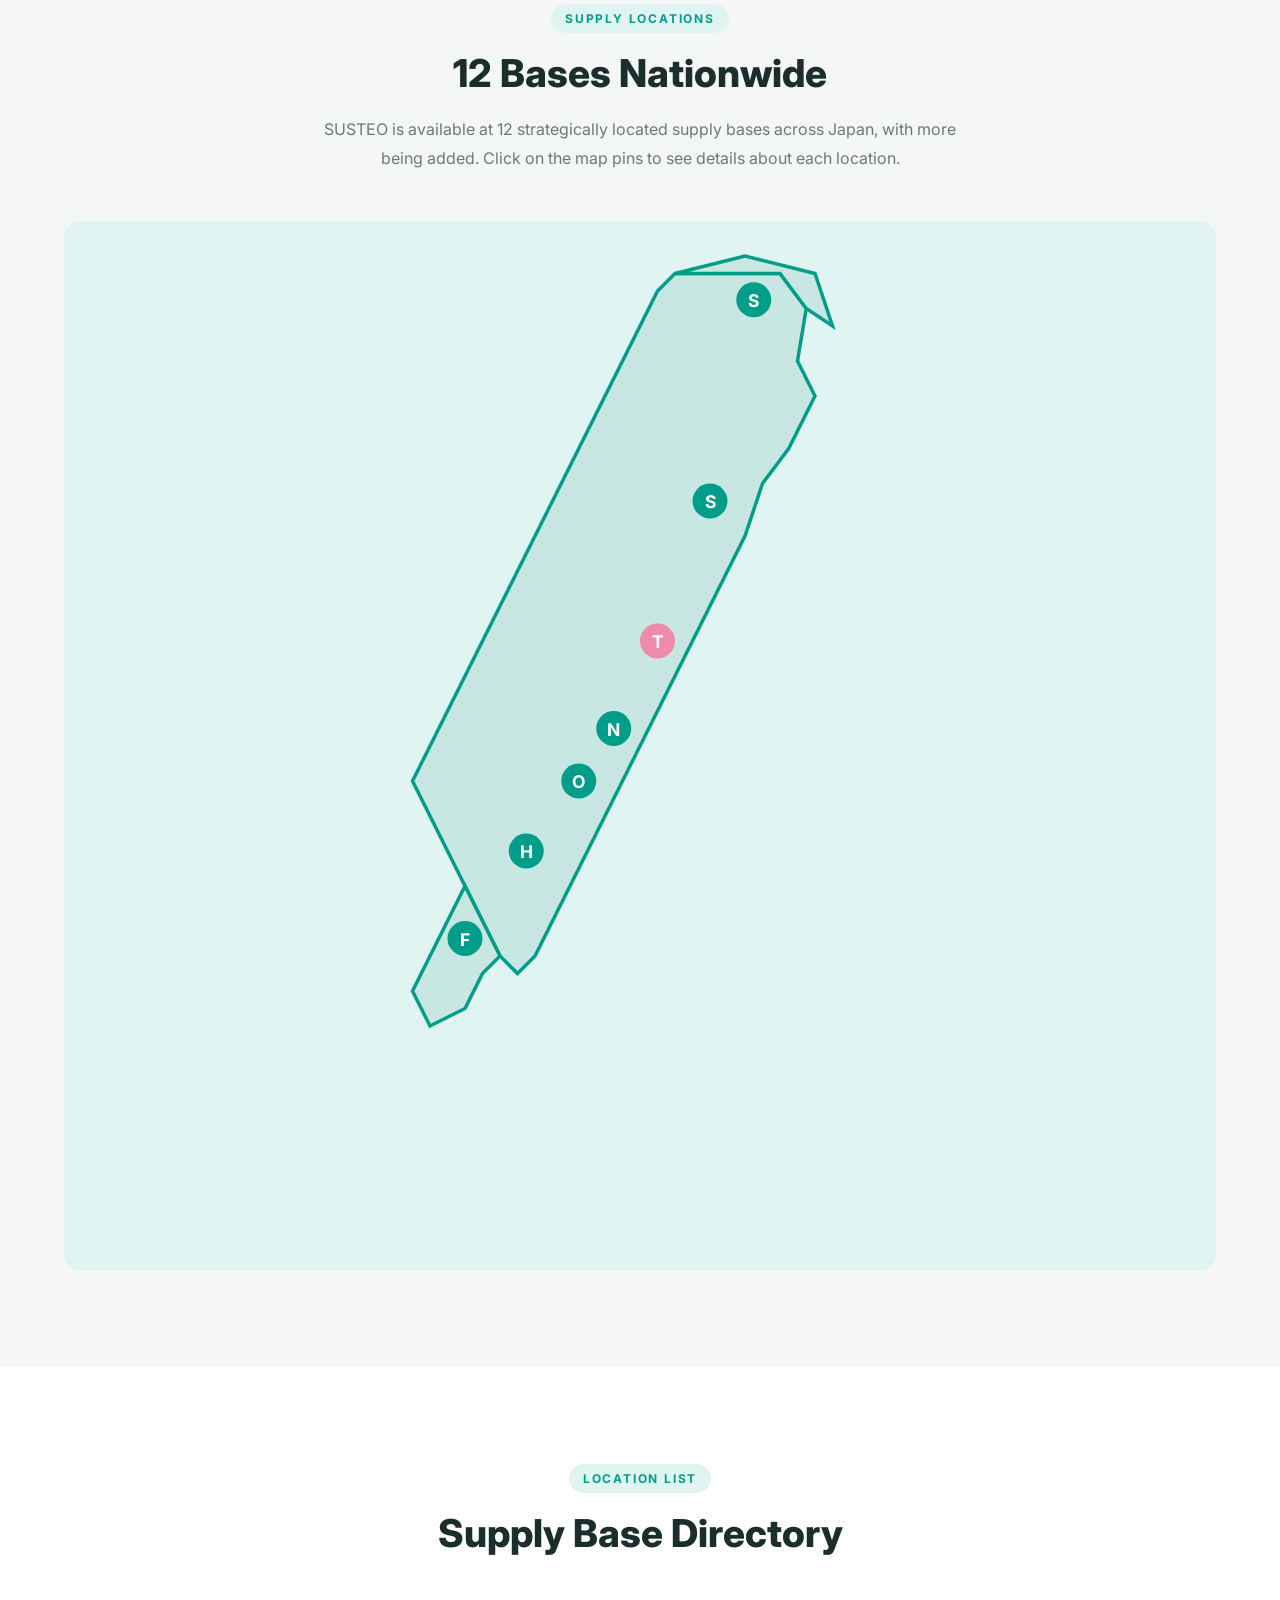
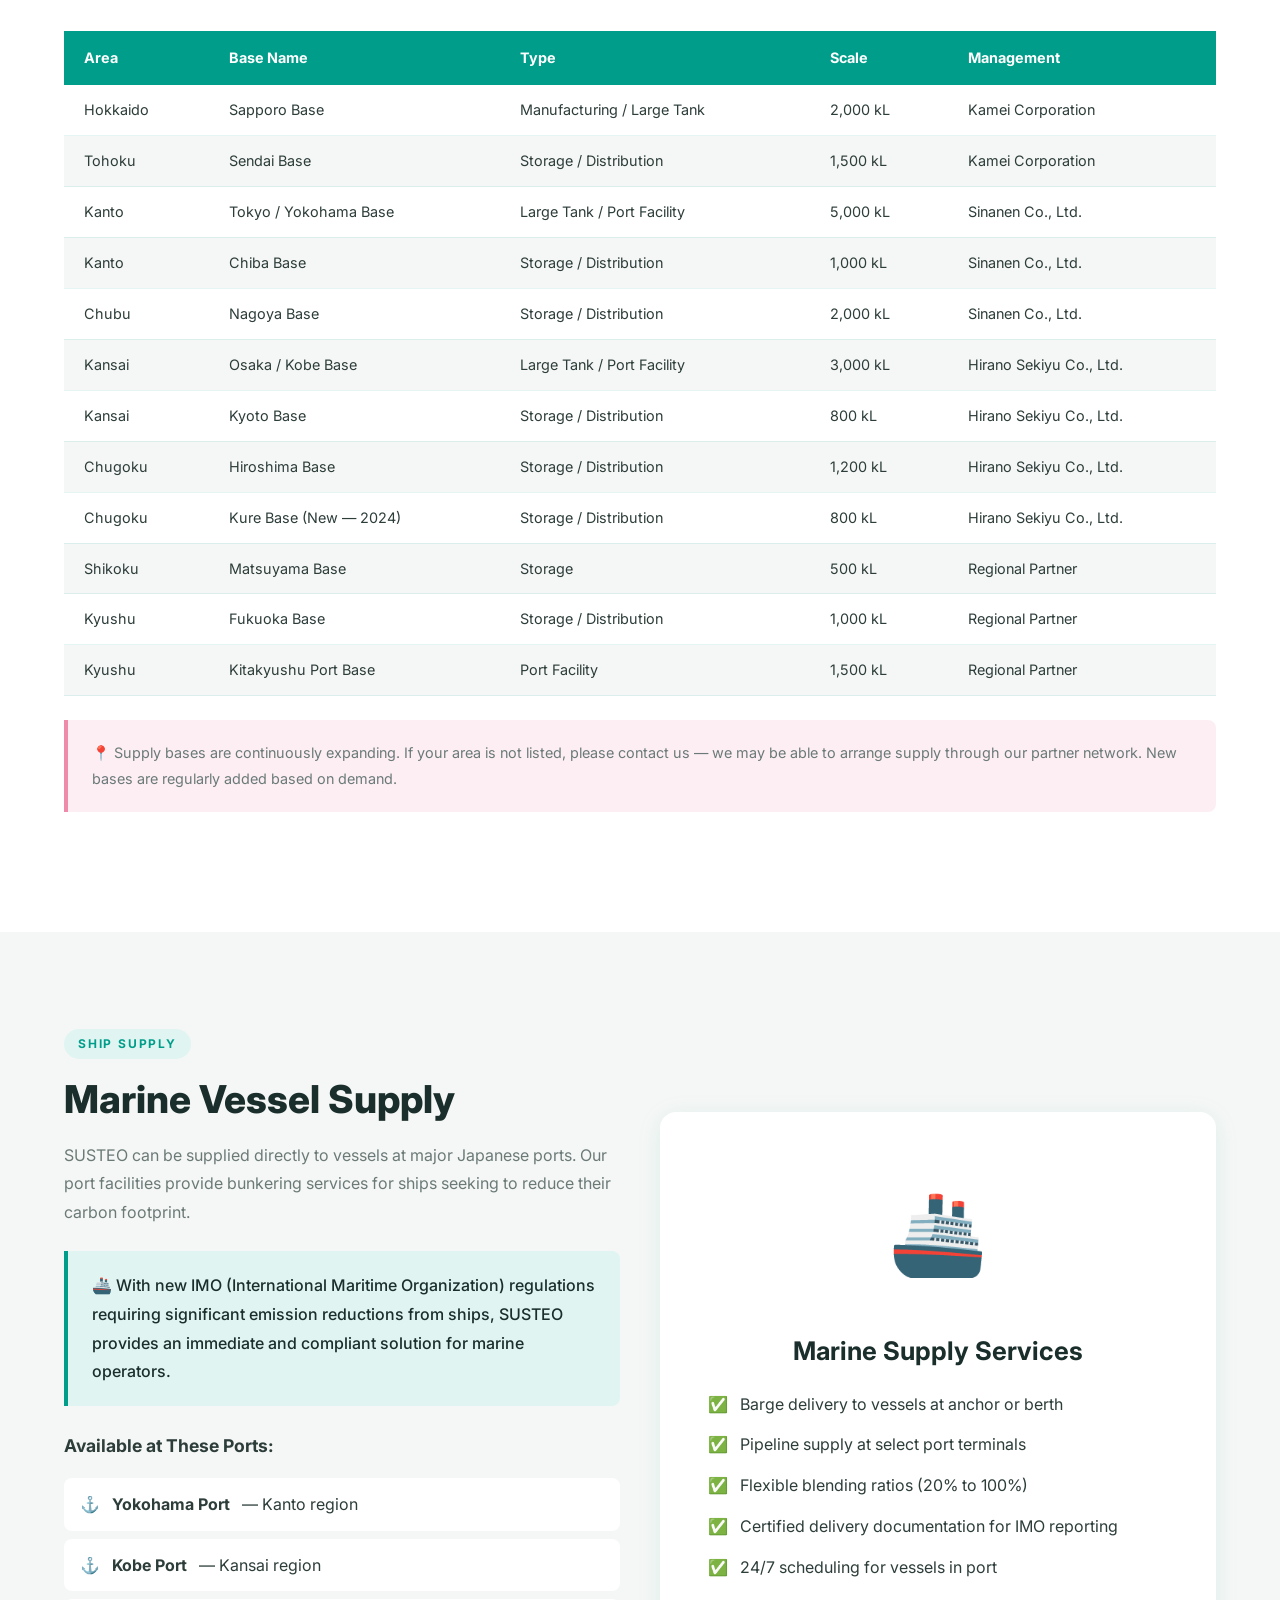
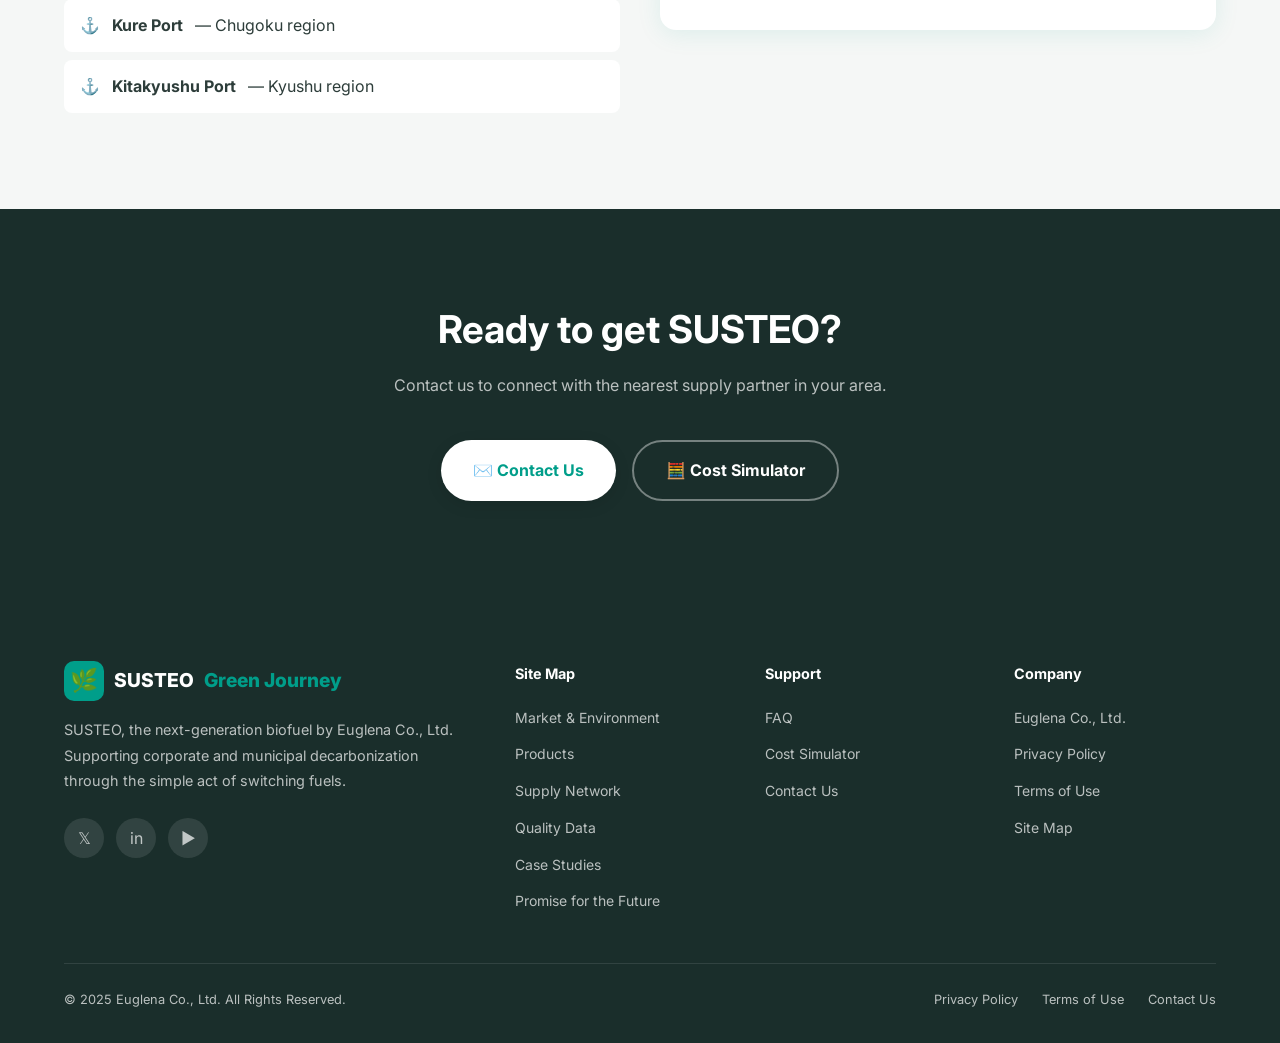
<file: supply.html>
<!DOCTYPE html>
<html lang="en">
<head>
  <meta charset="UTF-8">
  <meta name="viewport" content="width=device-width, initial-scale=1.0">
  <title>Supply Network | SUSTEO Green Journey</title>
  <meta name="description" content="SUSTEO's nationwide supply network covers Japan from Hokkaido to Kyushu through partnerships with Kamei, Sinanen, Hirano Sekiyu, and other major energy companies.">
  <link rel="stylesheet" href="style.css">
  <link rel="preconnect" href="https://fonts.googleapis.com">
  <link href="https://fonts.googleapis.com/css2?family=Inter:wght@400;500;700;900&display=swap" rel="stylesheet">
</head>
<body>

<!-- ===== HEADER ===== -->
<header id="header">
  <div class="header-inner">
    <a href="index.html" class="logo">
      <div class="logo-icon">🌿</div>
      SUSTEO <span>Green Journey</span>
    </a>
    <nav id="nav">
      <a href="market.html">Market &amp; Environment</a>
      <a href="products.html">Products</a>
      <a href="supply.html" class="active">Supply Network</a>
      <a href="quality.html">Quality Data</a>
      <a href="cases.html">Case Studies</a>
      <a href="future.html">Promise for the Future</a>
      <a href="faq.html">FAQ</a>
      <a href="simulation.html" class="nav-cta">Cost Simulator</a>
    </nav>
    <div class="hamburger" id="hamburger" onclick="toggleNav()">
      <span></span><span></span><span></span>
    </div>
  </div>
</header>

<!-- ===== PAGE HERO ===== -->
<div class="page-hero">
  <div class="container">
    <div class="page-hero-label">Supply Network</div>
    <h1>Stable Supply Through a Nationwide Network</h1>
    <p>Partnering with major Japanese energy companies to deliver SUSTEO reliably from Hokkaido to Kyushu.</p>
  </div>
</div>

<!-- ===== BREADCRUMB ===== -->
<div class="breadcrumb">
  <div class="breadcrumb-inner">
    <a href="index.html">TOP</a>
    <span>›</span>
    <span>Supply Network</span>
  </div>
</div>

<!-- ===== ANCHOR NAV ===== -->
<nav class="anchor-nav">
  <div class="anchor-nav-inner">
    <a href="#partners">Supply Partners</a>
    <a href="#map">Supply Locations</a>
    <a href="#locations">Location List</a>
    <a href="#ship">Ship Supply</a>
  </div>
</nav>

<!-- ===== SUPPLY PARTNERS ===== -->
<section class="section" id="partners">
  <div class="container">
    <div class="text-center" style="margin-bottom:48px;">
      <span class="section-label">Supply Partners</span>
      <h2 class="section-title">Trusted Energy Company Partnerships</h2>
      <p style="color:var(--gray-dark); max-width:640px; margin:0 auto;">SUSTEO is distributed through Japan's established fuel supply infrastructure, ensuring reliable delivery without any disruption to your operations.</p>
    </div>

    <div class="grid-3" style="margin-bottom:64px;">
      <div class="card" style="text-align:center;">
        <div style="font-size:3rem; margin-bottom:16px;">🏢</div>
        <h3 style="font-size:1.1rem; margin-bottom:12px;">Kamei Corporation</h3>
        <p style="font-size:0.9rem;">One of Japan's leading petroleum distributors with extensive networks across Tohoku and eastern Japan. Provides SUSTEO supply and delivery services for fleets and facilities.</p>
        <div style="margin-top:16px; padding-top:16px; border-top:1px solid var(--gray-light);">
          <span class="badge badge-green">Primary Partner</span>
        </div>
      </div>
      <div class="card" style="text-align:center;">
        <div style="font-size:3rem; margin-bottom:16px;">⚡</div>
        <h3 style="font-size:1.1rem; margin-bottom:12px;">Sinanen Co., Ltd.</h3>
        <p style="font-size:0.9rem;">A comprehensive energy company with strong presence across the Kanto and Chubu regions. Handles tank delivery, supply management, and customer support for SUSTEO users.</p>
        <div style="margin-top:16px; padding-top:16px; border-top:1px solid var(--gray-light);">
          <span class="badge badge-green">Primary Partner</span>
        </div>
      </div>
      <div class="card" style="text-align:center;">
        <div style="font-size:3rem; margin-bottom:16px;">🛢️</div>
        <h3 style="font-size:1.1rem; margin-bottom:12px;">Hirano Sekiyu Co., Ltd.</h3>
        <p style="font-size:0.9rem;">A specialized petroleum distributor focused on western Japan and the Kansai region. Known for responsive service and flexible delivery options for commercial customers.</p>
        <div style="margin-top:16px; padding-top:16px; border-top:1px solid var(--gray-light);">
          <span class="badge badge-green">Primary Partner</span>
        </div>
      </div>
    </div>

    <div class="highlight-box">
      <p>🤝 <strong>Seamless Integration:</strong> Our partner companies handle ordering, delivery scheduling, invoicing, and technical support. Switching to SUSTEO requires no changes to your existing procurement process — just specify SUSTEO when you place your fuel order.</p>
    </div>
  </div>
</section>

<!-- ===== MAP SECTION ===== -->
<section class="section section-alt" id="map">
  <div class="container">
    <div class="text-center" style="margin-bottom:48px;">
      <span class="section-label">Supply Locations</span>
      <h2 class="section-title">12 Bases Nationwide</h2>
      <p style="color:var(--gray-dark); max-width:640px; margin:0 auto;">SUSTEO is available at 12 strategically located supply bases across Japan, with more being added. Click on the map pins to see details about each location.</p>
    </div>

    <div class="map-wrapper" id="mapWrapper">
      <!-- Japan Map SVG -->
      <svg class="map-svg" viewBox="0 0 400 600" fill="none" xmlns="http://www.w3.org/2000/svg">
        <!-- Simplified Japan outline -->
        <path d="M280,30 L295,50 L290,80 L300,100 L285,130 L270,150 L260,180 L250,200 L240,220 L230,240 L220,260 L210,280 L200,300 L190,320 L180,340 L170,360 L160,380 L150,400 L140,420 L130,430 L120,420 L110,400 L100,380 L90,360 L80,340 L70,320 L80,300 L90,280 L100,260 L110,240 L120,220 L130,200 L140,180 L150,160 L160,140 L170,120 L180,100 L190,80 L200,60 L210,40 L220,30 Z" fill="#C8E6E2" stroke="#009E8A" stroke-width="2"/>
        <!-- Hokkaido -->
        <path d="M220,30 L260,20 L300,30 L310,60 L295,50 L280,30 Z" fill="#C8E6E2" stroke="#009E8A" stroke-width="2"/>
        <!-- Kyushu -->
        <path d="M100,380 L90,400 L80,420 L70,440 L80,460 L100,450 L110,430 L120,420 Z" fill="#C8E6E2" stroke="#009E8A" stroke-width="2"/>

        <!-- Supply pins -->
        <g class="supply-pin" onclick="showPopup('sapporo', event)">
          <circle cx="265" cy="45" r="10" fill="#009E8A"/>
          <text x="265" y="49" text-anchor="middle" fill="white" font-size="10" font-weight="bold">S</text>
        </g>
        <g class="supply-pin" onclick="showPopup('sendai', event)">
          <circle cx="240" cy="160" r="10" fill="#009E8A"/>
          <text x="240" y="164" text-anchor="middle" fill="white" font-size="10" font-weight="bold">S</text>
        </g>
        <g class="supply-pin" onclick="showPopup('tokyo', event)">
          <circle cx="210" cy="240" r="10" fill="#EE8AAA"/>
          <text x="210" y="244" text-anchor="middle" fill="white" font-size="10" font-weight="bold">T</text>
        </g>
        <g class="supply-pin" onclick="showPopup('nagoya', event)">
          <circle cx="185" cy="290" r="10" fill="#009E8A"/>
          <text x="185" y="294" text-anchor="middle" fill="white" font-size="10" font-weight="bold">N</text>
        </g>
        <g class="supply-pin" onclick="showPopup('osaka', event)">
          <circle cx="165" cy="320" r="10" fill="#009E8A"/>
          <text x="165" y="324" text-anchor="middle" fill="white" font-size="10" font-weight="bold">O</text>
        </g>
        <g class="supply-pin" onclick="showPopup('hiroshima', event)">
          <circle cx="135" cy="360" r="10" fill="#009E8A"/>
          <text x="135" y="364" text-anchor="middle" fill="white" font-size="10" font-weight="bold">H</text>
        </g>
        <g class="supply-pin" onclick="showPopup('fukuoka', event)">
          <circle cx="100" cy="410" r="10" fill="#009E8A"/>
          <text x="100" y="414" text-anchor="middle" fill="white" font-size="10" font-weight="bold">F</text>
        </g>
      </svg>

      <!-- Popup containers -->
      <div class="supply-popup" id="popup-sapporo" style="top:20px; left:50px;">
        <h4>Sapporo Base</h4>
        <p><strong>Type:</strong> Manufacturing / Large Tank</p>
        <p><strong>Storage Capacity:</strong> 2,000 kL</p>
        <p><strong>Management:</strong> Kamei Corporation</p>
        <p><strong>Operations:</strong> Delivery, Tank trucks</p>
        <button onclick="closePopup('sapporo')" style="margin-top:8px; background:none; border:none; color:var(--main); cursor:pointer; font-size:0.8rem;">Close ✕</button>
      </div>
      <div class="supply-popup" id="popup-sendai" style="top:100px; left:50px;">
        <h4>Sendai Base</h4>
        <p><strong>Type:</strong> Storage / Distribution</p>
        <p><strong>Storage Capacity:</strong> 1,500 kL</p>
        <p><strong>Management:</strong> Kamei Corporation</p>
        <p><strong>Operations:</strong> Delivery, Drum supply</p>
        <button onclick="closePopup('sendai')" style="margin-top:8px; background:none; border:none; color:var(--main); cursor:pointer; font-size:0.8rem;">Close ✕</button>
      </div>
      <div class="supply-popup" id="popup-tokyo" style="top:180px; left:50px;">
        <h4>Tokyo / Yokohama Base</h4>
        <p><strong>Type:</strong> Large Tank / Port Facility</p>
        <p><strong>Storage Capacity:</strong> 5,000 kL</p>
        <p><strong>Management:</strong> Sinanen Co., Ltd.</p>
        <p><strong>Operations:</strong> Delivery, Ship supply, Drum</p>
        <button onclick="closePopup('tokyo')" style="margin-top:8px; background:none; border:none; color:var(--main); cursor:pointer; font-size:0.8rem;">Close ✕</button>
      </div>
      <div class="supply-popup" id="popup-nagoya" style="top:230px; left:50px;">
        <h4>Nagoya Base</h4>
        <p><strong>Type:</strong> Storage / Distribution</p>
        <p><strong>Storage Capacity:</strong> 2,000 kL</p>
        <p><strong>Management:</strong> Sinanen Co., Ltd.</p>
        <p><strong>Operations:</strong> Delivery, Tank trucks</p>
        <button onclick="closePopup('nagoya')" style="margin-top:8px; background:none; border:none; color:var(--main); cursor:pointer; font-size:0.8rem;">Close ✕</button>
      </div>
      <div class="supply-popup" id="popup-osaka" style="top:260px; left:50px;">
        <h4>Osaka / Kobe Base</h4>
        <p><strong>Type:</strong> Large Tank / Port Facility</p>
        <p><strong>Storage Capacity:</strong> 3,000 kL</p>
        <p><strong>Management:</strong> Hirano Sekiyu Co., Ltd.</p>
        <p><strong>Operations:</strong> Delivery, Ship supply</p>
        <button onclick="closePopup('osaka')" style="margin-top:8px; background:none; border:none; color:var(--main); cursor:pointer; font-size:0.8rem;">Close ✕</button>
      </div>
      <div class="supply-popup" id="popup-hiroshima" style="top:300px; left:50px;">
        <h4>Hiroshima / Kure Base</h4>
        <p><strong>Type:</strong> Storage / Distribution</p>
        <p><strong>Storage Capacity:</strong> 1,500 kL</p>
        <p><strong>Management:</strong> Hirano Sekiyu Co., Ltd.</p>
        <p><strong>Operations:</strong> Delivery, Ship supply</p>
        <button onclick="closePopup('hiroshima')" style="margin-top:8px; background:none; border:none; color:var(--main); cursor:pointer; font-size:0.8rem;">Close ✕</button>
      </div>
      <div class="supply-popup" id="popup-fukuoka" style="top:350px; left:50px;">
        <h4>Fukuoka Base</h4>
        <p><strong>Type:</strong> Storage / Distribution</p>
        <p><strong>Storage Capacity:</strong> 1,000 kL</p>
        <p><strong>Management:</strong> Regional Partner</p>
        <p><strong>Operations:</strong> Delivery, Drum supply</p>
        <button onclick="closePopup('fukuoka')" style="margin-top:8px; background:none; border:none; color:var(--main); cursor:pointer; font-size:0.8rem;">Close ✕</button>
      </div>
    </div>
  </div>
</section>

<!-- ===== LOCATIONS TABLE ===== -->
<section class="section" id="locations">
  <div class="container">
    <div class="text-center" style="margin-bottom:48px;">
      <span class="section-label">Location List</span>
      <h2 class="section-title">Supply Base Directory</h2>
    </div>

    <div style="overflow-x:auto;">
      <table class="quality-table">
        <thead>
          <tr>
            <th>Area</th>
            <th>Base Name</th>
            <th>Type</th>
            <th>Scale</th>
            <th>Management</th>
          </tr>
        </thead>
        <tbody>
          <tr>
            <td>Hokkaido</td>
            <td>Sapporo Base</td>
            <td>Manufacturing / Large Tank</td>
            <td>2,000 kL</td>
            <td>Kamei Corporation</td>
          </tr>
          <tr>
            <td>Tohoku</td>
            <td>Sendai Base</td>
            <td>Storage / Distribution</td>
            <td>1,500 kL</td>
            <td>Kamei Corporation</td>
          </tr>
          <tr>
            <td>Kanto</td>
            <td>Tokyo / Yokohama Base</td>
            <td>Large Tank / Port Facility</td>
            <td>5,000 kL</td>
            <td>Sinanen Co., Ltd.</td>
          </tr>
          <tr>
            <td>Kanto</td>
            <td>Chiba Base</td>
            <td>Storage / Distribution</td>
            <td>1,000 kL</td>
            <td>Sinanen Co., Ltd.</td>
          </tr>
          <tr>
            <td>Chubu</td>
            <td>Nagoya Base</td>
            <td>Storage / Distribution</td>
            <td>2,000 kL</td>
            <td>Sinanen Co., Ltd.</td>
          </tr>
          <tr>
            <td>Kansai</td>
            <td>Osaka / Kobe Base</td>
            <td>Large Tank / Port Facility</td>
            <td>3,000 kL</td>
            <td>Hirano Sekiyu Co., Ltd.</td>
          </tr>
          <tr>
            <td>Kansai</td>
            <td>Kyoto Base</td>
            <td>Storage / Distribution</td>
            <td>800 kL</td>
            <td>Hirano Sekiyu Co., Ltd.</td>
          </tr>
          <tr>
            <td>Chugoku</td>
            <td>Hiroshima Base</td>
            <td>Storage / Distribution</td>
            <td>1,200 kL</td>
            <td>Hirano Sekiyu Co., Ltd.</td>
          </tr>
          <tr>
            <td>Chugoku</td>
            <td>Kure Base (New — 2024)</td>
            <td>Storage / Distribution</td>
            <td>800 kL</td>
            <td>Hirano Sekiyu Co., Ltd.</td>
          </tr>
          <tr>
            <td>Shikoku</td>
            <td>Matsuyama Base</td>
            <td>Storage</td>
            <td>500 kL</td>
            <td>Regional Partner</td>
          </tr>
          <tr>
            <td>Kyushu</td>
            <td>Fukuoka Base</td>
            <td>Storage / Distribution</td>
            <td>1,000 kL</td>
            <td>Regional Partner</td>
          </tr>
          <tr>
            <td>Kyushu</td>
            <td>Kitakyushu Port Base</td>
            <td>Port Facility</td>
            <td>1,500 kL</td>
            <td>Regional Partner</td>
          </tr>
        </tbody>
      </table>
    </div>

    <div class="note-box" style="margin-top:24px;">
      📍 Supply bases are continuously expanding. If your area is not listed, please contact us — we may be able to arrange supply through our partner network. New bases are regularly added based on demand.
    </div>
  </div>
</section>

<!-- ===== SHIP SUPPLY ===== -->
<section class="section section-alt" id="ship">
  <div class="container">
    <div class="grid-2">
      <div>
        <span class="section-label">Ship Supply</span>
        <h2 class="section-title">Marine Vessel Supply</h2>
        <p style="margin-bottom:24px; color:var(--gray-dark);">SUSTEO can be supplied directly to vessels at major Japanese ports. Our port facilities provide bunkering services for ships seeking to reduce their carbon footprint.</p>

        <div class="highlight-box">
          <p>🚢 With new IMO (International Maritime Organization) regulations requiring significant emission reductions from ships, SUSTEO provides an immediate and compliant solution for marine operators.</p>
        </div>

        <div style="margin-top:24px;">
          <h4 style="margin-bottom:16px;">Available at These Ports:</h4>
          <div style="display:flex; flex-direction:column; gap:8px;">
            <div style="display:flex; align-items:center; gap:12px; padding:12px 16px; background:var(--white); border-radius:8px;">
              <span>⚓</span> <strong>Yokohama Port</strong> — Kanto region
            </div>
            <div style="display:flex; align-items:center; gap:12px; padding:12px 16px; background:var(--white); border-radius:8px;">
              <span>⚓</span> <strong>Kobe Port</strong> — Kansai region
            </div>
            <div style="display:flex; align-items:center; gap:12px; padding:12px 16px; background:var(--white); border-radius:8px;">
              <span>⚓</span> <strong>Kure Port</strong> — Chugoku region
            </div>
            <div style="display:flex; align-items:center; gap:12px; padding:12px 16px; background:var(--white); border-radius:8px;">
              <span>⚓</span> <strong>Kitakyushu Port</strong> — Kyushu region
            </div>
          </div>
        </div>
      </div>
      <div class="card" style="text-align:center; padding:48px;">
        <div style="font-size:5rem; margin-bottom:24px;">🚢</div>
        <h3 style="margin-bottom:16px;">Marine Supply Services</h3>
        <div style="display:flex; flex-direction:column; gap:12px; text-align:left;">
          <div style="display:flex; align-items:flex-start; gap:12px;">
            <span style="color:var(--main); font-weight:700; flex-shrink:0;">✅</span>
            <span>Barge delivery to vessels at anchor or berth</span>
          </div>
          <div style="display:flex; align-items:flex-start; gap:12px;">
            <span style="color:var(--main); font-weight:700; flex-shrink:0;">✅</span>
            <span>Pipeline supply at select port terminals</span>
          </div>
          <div style="display:flex; align-items:flex-start; gap:12px;">
            <span style="color:var(--main); font-weight:700; flex-shrink:0;">✅</span>
            <span>Flexible blending ratios (20% to 100%)</span>
          </div>
          <div style="display:flex; align-items:flex-start; gap:12px;">
            <span style="color:var(--main); font-weight:700; flex-shrink:0;">✅</span>
            <span>Certified delivery documentation for IMO reporting</span>
          </div>
          <div style="display:flex; align-items:flex-start; gap:12px;">
            <span style="color:var(--main); font-weight:700; flex-shrink:0;">✅</span>
            <span>24/7 scheduling for vessels in port</span>
          </div>
        </div>
      </div>
    </div>
  </div>
</section>

<!-- ===== CTA ===== -->
<section class="section section-dark">
  <div class="container text-center">
    <h2 style="color:white; margin-bottom:16px;">Ready to get SUSTEO?</h2>
    <p style="color:rgba(255,255,255,0.7); margin-bottom:40px;">Contact us to connect with the nearest supply partner in your area.</p>
    <div style="display:flex; gap:16px; justify-content:center; flex-wrap:wrap;">
      <a href="mailto:contact@euglena.jp" class="btn btn-white">✉️ Contact Us</a>
      <a href="simulation.html" class="btn btn-outline" style="border-color:rgba(255,255,255,0.4); color:white;">🧮 Cost Simulator</a>
    </div>
  </div>
</section>

<!-- ===== FOOTER ===== -->
<footer>
  <div class="container">
    <div class="footer-grid">
      <div class="footer-brand">
        <div class="logo" style="margin-bottom:16px;">
          <div class="logo-icon">🌿</div>
          SUSTEO <span style="color:var(--main);">Green Journey</span>
        </div>
        <p>SUSTEO, the next-generation biofuel by Euglena Co., Ltd. Supporting corporate and municipal decarbonization through the simple act of switching fuels.</p>
        <div class="sns-links">
          <a href="#" class="sns-link">𝕏</a>
          <a href="#" class="sns-link">in</a>
          <a href="#" class="sns-link">▶</a>
        </div>
      </div>
      <div class="footer-col">
        <h4>Site Map</h4>
        <ul>
          <li><a href="market.html">Market &amp; Environment</a></li>
          <li><a href="products.html">Products</a></li>
          <li><a href="supply.html">Supply Network</a></li>
          <li><a href="quality.html">Quality Data</a></li>
          <li><a href="cases.html">Case Studies</a></li>
          <li><a href="future.html">Promise for the Future</a></li>
        </ul>
      </div>
      <div class="footer-col">
        <h4>Support</h4>
        <ul>
          <li><a href="faq.html">FAQ</a></li>
          <li><a href="simulation.html">Cost Simulator</a></li>
          <li><a href="mailto:contact@euglena.jp">Contact Us</a></li>
        </ul>
      </div>
      <div class="footer-col">
        <h4>Company</h4>
        <ul>
          <li><a href="https://www.euglena.jp" target="_blank">Euglena Co., Ltd.</a></li>
          <li><a href="#">Privacy Policy</a></li>
          <li><a href="#">Terms of Use</a></li>
          <li><a href="#">Site Map</a></li>
        </ul>
      </div>
    </div>
    <div class="footer-bottom">
      <div>© 2025 Euglena Co., Ltd. All Rights Reserved.</div>
      <div class="footer-links">
        <a href="#">Privacy Policy</a>
        <a href="#">Terms of Use</a>
        <a href="#">Contact Us</a>
      </div>
    </div>
  </div>
</footer>

<a href="mailto:contact@euglena.jp" class="floating-cta">✉️ Contact Us</a>

<script>
  function toggleNav() {
    document.getElementById('nav').classList.toggle('open');
  }
  window.addEventListener('scroll', () => {
    const header = document.getElementById('header');
    if (window.scrollY > 50) {
      header.style.boxShadow = '0 4px 24px rgba(0,0,0,0.08)';
    } else {
      header.style.boxShadow = 'none';
    }
  });

  function showPopup(id, event) {
    // Close all popups first
    document.querySelectorAll('.supply-popup').forEach(p => p.style.display = 'none');
    const popup = document.getElementById('popup-' + id);
    if (popup) {
      popup.style.display = 'block';
    }
    event.stopPropagation();
  }

  function closePopup(id) {
    const popup = document.getElementById('popup-' + id);
    if (popup) popup.style.display = 'none';
  }

  document.addEventListener('click', () => {
    document.querySelectorAll('.supply-popup').forEach(p => p.style.display = 'none');
  });
</script>
</body>
</html>
</file>
<file: style.css>
/* ===== SUSTEO Green Journey - Main Stylesheet ===== */

:root {
  --white: #FFFFFF;
  --main: #009E8A;
  --main-dark: #007A6B;
  --main-light: #E0F5F2;
  --pink: #EE8AAA;
  --pink-light: #FDEEF4;
  --gray-light: #F5F7F6;
  --gray: #B0B8B5;
  --gray-dark: #6B7A77;
  --dark: #1A2E2B;
  --text: #2D3D3A;
  --shadow: 0 4px 24px rgba(0,158,138,0.10);
  --radius: 16px;
  --radius-sm: 8px;
  --transition: all 0.3s ease;
}

*, *::before, *::after { box-sizing: border-box; margin: 0; padding: 0; }

html { scroll-behavior: smooth; font-size: 16px; }

body {
  font-family: 'Inter', 'Helvetica Neue', Arial, sans-serif;
  color: var(--text);
  background: var(--white);
  line-height: 1.8;
}

a { color: inherit; text-decoration: none; }
img { max-width: 100%; height: auto; display: block; }
ul { list-style: none; }

h1 { font-size: clamp(2rem, 5vw, 3.5rem); font-weight: 800; line-height: 1.2; }
h2 { font-size: clamp(1.5rem, 3vw, 2.4rem); font-weight: 700; line-height: 1.3; }
h3 { font-size: clamp(1.2rem, 2vw, 1.6rem); font-weight: 700; }
h4 { font-size: 1.1rem; font-weight: 700; }
p { font-size: 1rem; }

.section-label {
  display: inline-block;
  font-size: 0.75rem;
  font-weight: 700;
  letter-spacing: 0.15em;
  text-transform: uppercase;
  color: var(--main);
  background: var(--main-light);
  padding: 4px 14px;
  border-radius: 20px;
  margin-bottom: 16px;
}

.section-title {
  font-size: clamp(1.6rem, 3vw, 2.4rem);
  font-weight: 800;
  color: var(--dark);
  margin-bottom: 16px;
}

.section-subtitle {
  font-size: 1.05rem;
  color: var(--gray-dark);
  margin-bottom: 48px;
  max-width: 640px;
  margin-left: auto;
  margin-right: auto;
}

.text-center { text-align: center; }

.container {
  max-width: 1200px;
  margin: 0 auto;
  padding: 0 24px;
}

.section { padding: 96px 0; }
.section-alt { background: var(--gray-light); }
.section-dark { background: var(--dark); color: var(--white); }

.grid-2 { display: grid; grid-template-columns: 1fr 1fr; gap: 40px; align-items: center; }
.grid-3 { display: grid; grid-template-columns: repeat(3, 1fr); gap: 32px; }
.grid-4 { display: grid; grid-template-columns: repeat(4, 1fr); gap: 24px; }

header {
  position: fixed;
  top: 0; left: 0; right: 0;
  z-index: 1000;
  background: rgba(255,255,255,0.95);
  backdrop-filter: blur(12px);
  border-bottom: 1px solid rgba(0,158,138,0.12);
  transition: var(--transition);
}

.header-inner {
  display: flex;
  align-items: center;
  justify-content: space-between;
  height: 72px;
  max-width: 1200px;
  margin: 0 auto;
  padding: 0 24px;
}

.logo {
  display: flex;
  align-items: center;
  gap: 10px;
  font-weight: 800;
  font-size: 1.2rem;
  color: var(--dark);
}

.logo-icon {
  width: 40px;
  height: 40px;
  background: var(--main);
  border-radius: 10px;
  display: flex;
  align-items: center;
  justify-content: center;
  color: white;
  font-size: 1.4rem;
}

.logo span { color: var(--main); }

nav { display: flex; align-items: center; gap: 8px; }

nav a {
  padding: 8px 14px;
  border-radius: var(--radius-sm);
  font-size: 0.875rem;
  font-weight: 500;
  color: var(--gray-dark);
  transition: var(--transition);
  white-space: nowrap;
}

nav a:hover { color: var(--main); background: var(--main-light); }
nav a.active { color: var(--main); font-weight: 700; }

.nav-cta {
  background: var(--main) !important;
  color: var(--white) !important;
  padding: 8px 20px !important;
  border-radius: 24px !important;
  font-weight: 700 !important;
}

.nav-cta:hover { background: var(--main-dark) !important; }

.hamburger {
  display: none;
  flex-direction: column;
  gap: 5px;
  cursor: pointer;
  padding: 8px;
}

.hamburger span {
  display: block;
  width: 24px;
  height: 2px;
  background: var(--dark);
  border-radius: 2px;
  transition: var(--transition);
}

.btn {
  display: inline-flex;
  align-items: center;
  gap: 8px;
  padding: 14px 32px;
  border-radius: 32px;
  font-weight: 700;
  font-size: 1rem;
  cursor: pointer;
  transition: var(--transition);
  border: none;
}

.btn-primary { background: var(--main); color: var(--white); box-shadow: 0 4px 16px rgba(0,158,138,0.30); }
.btn-primary:hover { background: var(--main-dark); transform: translateY(-2px); box-shadow: 0 8px 24px rgba(0,158,138,0.40); }
.btn-outline { background: transparent; color: var(--main); border: 2px solid var(--main); }
.btn-outline:hover { background: var(--main); color: var(--white); transform: translateY(-2px); }
.btn-pink { background: var(--pink); color: var(--white); box-shadow: 0 4px 16px rgba(238,138,170,0.30); }
.btn-pink:hover { background: #D9708F; transform: translateY(-2px); }
.btn-white { background: var(--white); color: var(--main); box-shadow: 0 4px 16px rgba(0,0,0,0.10); }
.btn-white:hover { transform: translateY(-2px); box-shadow: 0 8px 24px rgba(0,0,0,0.15); }

.floating-cta {
  position: fixed;
  bottom: 32px;
  right: 32px;
  z-index: 900;
  background: var(--main);
  color: var(--white);
  padding: 14px 24px;
  border-radius: 32px;
  font-weight: 700;
  font-size: 0.9rem;
  box-shadow: 0 8px 32px rgba(0,158,138,0.40);
  display: flex;
  align-items: center;
  gap: 8px;
  transition: var(--transition);
  cursor: pointer;
  text-decoration: none;
}

.floating-cta:hover { background: var(--main-dark); transform: translateY(-4px); box-shadow: 0 12px 40px rgba(0,158,138,0.50); }

.hero {
  min-height: 100vh;
  display: flex;
  align-items: center;
  position: relative;
  overflow: hidden;
  background: linear-gradient(135deg, #E0F5F2 0%, #F5FFFE 40%, #FDEEF4 100%);
  padding-top: 72px;
}

.hero-bg { position: absolute; inset: 0; overflow: hidden; pointer-events: none; }
.hero-circle { position: absolute; border-radius: 50%; opacity: 0.15; }
.hero-circle-1 { width: 600px; height: 600px; background: var(--main); top: -200px; right: -100px; }
.hero-circle-2 { width: 400px; height: 400px; background: var(--pink); bottom: -100px; left: -100px; }
.hero-circle-3 { width: 200px; height: 200px; background: var(--main); top: 40%; right: 20%; }

.hero-inner {
  display: grid;
  grid-template-columns: 1fr 1fr;
  gap: 64px;
  align-items: center;
  max-width: 1200px;
  margin: 0 auto;
  padding: 80px 24px;
  position: relative;
  z-index: 1;
}

.hero-label {
  display: inline-flex;
  align-items: center;
  gap: 8px;
  background: var(--main-light);
  color: var(--main);
  padding: 6px 16px;
  border-radius: 20px;
  font-size: 0.8rem;
  font-weight: 700;
  margin-bottom: 24px;
}

.hero-title { font-size: clamp(2rem, 4.5vw, 3.4rem); font-weight: 900; line-height: 1.15; color: var(--dark); margin-bottom: 24px; }
.hero-title .highlight { color: var(--main); position: relative; }
.hero-subtitle { font-size: 1.1rem; color: var(--gray-dark); margin-bottom: 40px; line-height: 1.9; }
.hero-actions { display: flex; gap: 16px; flex-wrap: wrap; }
.hero-visual { display: flex; justify-content: center; align-items: center; position: relative; }

.hero-illustration {
  width: 100%;
  max-width: 480px;
  aspect-ratio: 1;
  background: linear-gradient(135deg, var(--main) 0%, var(--main-dark) 100%);
  border-radius: 40% 60% 60% 40% / 40% 40% 60% 60%;
  display: flex;
  align-items: center;
  justify-content: center;
  font-size: 8rem;
  box-shadow: 0 32px 80px rgba(0,158,138,0.30);
  animation: morph 8s ease-in-out infinite;
  position: relative;
  overflow: hidden;
}

.hero-illustration::after {
  content: '';
  position: absolute;
  inset: 0;
  background: radial-gradient(ellipse at 30% 30%, rgba(255,255,255,0.3) 0%, transparent 60%);
}

@keyframes morph {
  0%, 100% { border-radius: 40% 60% 60% 40% / 40% 40% 60% 60%; }
  33% { border-radius: 60% 40% 40% 60% / 60% 60% 40% 40%; }
  66% { border-radius: 50% 50% 60% 40% / 30% 70% 30% 70%; }
}

.topics-bar { background: var(--dark); padding: 16px 0; overflow: hidden; }
.topics-inner { display: flex; align-items: center; gap: 0; max-width: 1200px; margin: 0 auto; padding: 0 24px; }
.topics-label { background: var(--main); color: white; padding: 6px 16px; border-radius: 4px; font-size: 0.8rem; font-weight: 700; white-space: nowrap; margin-right: 24px; flex-shrink: 0; }
.topics-scroll { overflow: hidden; flex: 1; }
.topics-list { display: flex; gap: 40px; animation: scroll-topics 20s linear infinite; white-space: nowrap; }
.topics-list:hover { animation-play-state: paused; }
.topics-item { display: flex; align-items: center; gap: 8px; color: rgba(255,255,255,0.85); font-size: 0.9rem; white-space: nowrap; cursor: pointer; transition: var(--transition); }
.topics-item:hover { color: var(--main); }
.topics-dot { width: 6px; height: 6px; background: var(--pink); border-radius: 50%; flex-shrink: 0; }

@keyframes scroll-topics {
  0% { transform: translateX(0); }
  100% { transform: translateX(-50%); }
}

.card { background: var(--white); border-radius: var(--radius); padding: 32px; box-shadow: var(--shadow); transition: var(--transition); }
.card:hover { transform: translateY(-6px); box-shadow: 0 12px 40px rgba(0,158,138,0.18); }
.card-icon { width: 64px; height: 64px; border-radius: 16px; display: flex; align-items: center; justify-content: center; font-size: 2rem; margin-bottom: 20px; background: var(--main-light); }
.card h3 { margin-bottom: 12px; color: var(--dark); }
.card p { color: var(--gray-dark); font-size: 0.95rem; }

.slider-section { overflow: hidden; }
.slider-track { display: flex; gap: 24px; transition: transform 0.5s ease; }
.slider-card { flex: 0 0 320px; background: var(--white); border-radius: var(--radius); padding: 32px 28px; box-shadow: var(--shadow); transition: var(--transition); }
.slider-card:hover { transform: translateY(-4px); }
.slider-card-icon { font-size: 3rem; margin-bottom: 16px; display: block; }
.slider-card h3 { color: var(--dark); margin-bottom: 12px; font-size: 1.1rem; }
.slider-card p { color: var(--gray-dark); font-size: 0.9rem; line-height: 1.7; margin-bottom: 16px; }
.slider-card .card-link { color: var(--main); font-size: 0.875rem; font-weight: 700; display: flex; align-items: center; gap: 4px; }

.slider-controls { display: flex; justify-content: center; gap: 12px; margin-top: 32px; }
.slider-btn { width: 48px; height: 48px; border-radius: 50%; border: 2px solid var(--main); background: transparent; color: var(--main); font-size: 1.2rem; cursor: pointer; display: flex; align-items: center; justify-content: center; transition: var(--transition); }
.slider-btn:hover { background: var(--main); color: white; }
.slider-dots { display: flex; justify-content: center; gap: 8px; margin-top: 16px; }
.slider-dot { width: 8px; height: 8px; border-radius: 50%; background: var(--gray); cursor: pointer; transition: var(--transition); }
.slider-dot.active { background: var(--main); width: 24px; border-radius: 4px; }

.partners-grid { display: flex; flex-wrap: wrap; gap: 16px; justify-content: center; align-items: center; }
.partner-logo { background: var(--gray-light); border: 1px solid rgba(0,158,138,0.12); border-radius: var(--radius-sm); padding: 16px 28px; font-weight: 700; font-size: 0.9rem; color: var(--gray-dark); transition: var(--transition); }
.partner-logo:hover { border-color: var(--main); color: var(--main); background: var(--main-light); }

footer { background: var(--dark); color: rgba(255,255,255,0.7); padding: 64px 0 32px; }
.footer-grid { display: grid; grid-template-columns: 2fr 1fr 1fr 1fr; gap: 48px; margin-bottom: 48px; }
.footer-brand .logo { color: white; margin-bottom: 16px; }
.footer-brand p { font-size: 0.9rem; line-height: 1.8; margin-bottom: 24px; }
.footer-col h4 { color: white; font-size: 0.9rem; margin-bottom: 16px; font-weight: 700; }
.footer-col ul { display: flex; flex-direction: column; gap: 8px; }
.footer-col ul li a { font-size: 0.875rem; transition: var(--transition); }
.footer-col ul li a:hover { color: var(--main); }
.sns-links { display: flex; gap: 12px; }
.sns-link { width: 40px; height: 40px; border-radius: 50%; background: rgba(255,255,255,0.1); display: flex; align-items: center; justify-content: center; font-size: 1rem; transition: var(--transition); }
.sns-link:hover { background: var(--main); }
.footer-bottom { border-top: 1px solid rgba(255,255,255,0.1); padding-top: 24px; display: flex; justify-content: space-between; align-items: center; font-size: 0.8rem; flex-wrap: wrap; gap: 16px; }
.footer-links { display: flex; gap: 24px; }
.footer-links a:hover { color: var(--main); }

.page-hero { padding: 140px 0 80px; background: linear-gradient(135deg, #E0F5F2 0%, #F5FFFE 60%, #FDEEF4 100%); position: relative; overflow: hidden; text-align: center; }
.page-hero::before { content: ''; position: absolute; width: 500px; height: 500px; background: var(--main); opacity: 0.06; border-radius: 50%; top: -200px; right: -100px; }
.page-hero-label { display: inline-block; font-size: 0.75rem; font-weight: 700; letter-spacing: 0.2em; color: var(--main); text-transform: uppercase; margin-bottom: 16px; }
.page-hero h1 { font-size: clamp(2rem, 4vw, 3rem); font-weight: 900; color: var(--dark); margin-bottom: 16px; }
.page-hero p { font-size: 1.1rem; color: var(--gray-dark); max-width: 600px; margin: 0 auto; }

.breadcrumb { background: var(--gray-light); padding: 12px 0; border-bottom: 1px solid rgba(0,158,138,0.1); }
.breadcrumb-inner { display: flex; align-items: center; gap: 8px; font-size: 0.8rem; color: var(--gray-dark); max-width: 1200px; margin: 0 auto; padding: 0 24px; }
.breadcrumb a { color: var(--main); }
.breadcrumb span { color: var(--gray); }

.anchor-nav { background: var(--white); border-bottom: 1px solid rgba(0,158,138,0.12); position: sticky; top: 72px; z-index: 100; }
.anchor-nav-inner { display: flex; gap: 0; max-width: 1200px; margin: 0 auto; padding: 0 24px; overflow-x: auto; }
.anchor-nav a { padding: 16px 20px; font-size: 0.875rem; font-weight: 500; color: var(--gray-dark); border-bottom: 3px solid transparent; transition: var(--transition); white-space: nowrap; }
.anchor-nav a:hover { color: var(--main); border-bottom-color: var(--main); }

.highlight-box { background: var(--main-light); border-left: 4px solid var(--main); border-radius: 0 var(--radius-sm) var(--radius-sm) 0; padding: 20px 24px; margin: 24px 0; }
.highlight-box p { color: var(--dark); font-weight: 500; }
.note-box { background: var(--pink-light); border-left: 4px solid var(--pink); border-radius: 0 var(--radius-sm) var(--radius-sm) 0; padding: 20px 24px; margin: 24px 0; font-size: 0.9rem; color: var(--gray-dark); }

.stat-grid { display: grid; grid-template-columns: repeat(4, 1fr); gap: 24px; }
.stat-card { background: var(--white); border-radius: var(--radius); padding: 32px 24px; text-align: center; box-shadow: var(--shadow); border-top: 4px solid var(--main); }
.stat-number { font-size: 2.8rem; font-weight: 900; color: var(--main); line-height: 1; margin-bottom: 8px; }
.stat-unit { font-size: 1.2rem; }
.stat-label { font-size: 0.9rem; color: var(--gray-dark); }

.timeline { position: relative; padding-left: 40px; }
.timeline::before { content: ''; position: absolute; left: 12px; top: 8px; bottom: 8px; width: 2px; background: linear-gradient(to bottom, var(--main), var(--pink)); }
.timeline-item { position: relative; padding-bottom: 40px; }
.timeline-dot { position: absolute; left: -34px; top: 6px; width: 20px; height: 20px; border-radius: 50%; background: var(--main); border: 3px solid white; box-shadow: 0 0 0 3px var(--main-light); }
.timeline-year { font-size: 0.85rem; font-weight: 700; color: var(--main); margin-bottom: 6px; }
.timeline-title { font-weight: 700; margin-bottom: 8px; color: var(--dark); }
.timeline-text { font-size: 0.95rem; color: var(--gray-dark); }

.faq-list { display: flex; flex-direction: column; gap: 12px; }
.faq-item { background: var(--white); border-radius: var(--radius-sm); border: 1px solid rgba(0,158,138,0.15); overflow: hidden; transition: var(--transition); }
.faq-item.open { border-color: var(--main); }
.faq-question { display: flex; justify-content: space-between; align-items: center; padding: 20px 24px; cursor: pointer; font-weight: 600; color: var(--dark); gap: 16px; }
.faq-q-label { width: 28px; height: 28px; border-radius: 50%; background: var(--main); color: white; display: flex; align-items: center; justify-content: center; font-size: 0.85rem; font-weight: 800; flex-shrink: 0; }
.faq-chevron { flex-shrink: 0; font-size: 1.2rem; color: var(--main); transition: transform 0.3s; }
.faq-item.open .faq-chevron { transform: rotate(180deg); }
.faq-answer { display: none; padding: 0 24px 20px; color: var(--gray-dark); font-size: 0.95rem; line-height: 1.8; }
.faq-item.open .faq-answer { display: block; }

.map-wrapper { position: relative; background: var(--main-light); border-radius: var(--radius); overflow: hidden; min-height: 500px; display: flex; align-items: center; justify-content: center; }
.map-svg { width: 100%; max-width: 700px; height: auto; }
.supply-pin { cursor: pointer; transition: var(--transition); }
.supply-pin:hover circle { fill: var(--pink); r: 12; }
.supply-popup { display: none; position: absolute; background: white; border-radius: var(--radius-sm); padding: 16px 20px; box-shadow: 0 8px 32px rgba(0,0,0,0.15); min-width: 240px; z-index: 10; border-top: 4px solid var(--main); }
.supply-popup h4 { color: var(--main); margin-bottom: 8px; }
.supply-popup p { font-size: 0.875rem; color: var(--gray-dark); margin-bottom: 4px; }
.supply-popup strong { color: var(--dark); }

.case-card { background: var(--white); border-radius: var(--radius); overflow: hidden; box-shadow: var(--shadow); transition: var(--transition); }
.case-card:hover { transform: translateY(-6px); box-shadow: 0 16px 48px rgba(0,158,138,0.18); }
.case-card-header { background: linear-gradient(135deg, var(--main-light), #E8F8F5); padding: 32px; display: flex; align-items: center; gap: 16px; }
.case-logo { width: 64px; height: 64px; border-radius: 12px; background: var(--white); display: flex; align-items: center; justify-content: center; font-weight: 900; font-size: 0.75rem; color: var(--main); text-align: center; padding: 8px; box-shadow: var(--shadow); }
.case-tag { display: inline-block; background: var(--main); color: white; font-size: 0.75rem; font-weight: 700; padding: 3px 10px; border-radius: 12px; margin-bottom: 6px; }
.case-card-body { padding: 24px 32px; }
.case-card-body h3 { margin-bottom: 8px; color: var(--dark); }
.case-card-body p { color: var(--gray-dark); font-size: 0.9rem; margin-bottom: 16px; }
.case-metric { display: flex; gap: 24px; padding-top: 16px; border-top: 1px solid var(--gray-light); }
.case-metric-value { font-size: 1.6rem; font-weight: 900; color: var(--main); }
.case-metric-label { font-size: 0.75rem; color: var(--gray-dark); }

.sim-form { background: var(--white); border-radius: var(--radius); padding: 48px; box-shadow: var(--shadow); }
.sim-form h3 { margin-bottom: 32px; color: var(--dark); display: flex; align-items: center; gap: 12px; }
.form-group { margin-bottom: 24px; }
.form-label { display: block; font-size: 0.9rem; font-weight: 600; color: var(--dark); margin-bottom: 8px; }
.form-input, .form-select { width: 100%; padding: 14px 18px; border: 1.5px solid rgba(0,158,138,0.2); border-radius: var(--radius-sm); font-size: 1rem; color: var(--dark); outline: none; transition: var(--transition); background: var(--white); }
.form-input:focus, .form-select:focus { border-color: var(--main); box-shadow: 0 0 0 4px rgba(0,158,138,0.1); }
.sim-result { background: linear-gradient(135deg, var(--main), var(--main-dark)); border-radius: var(--radius); padding: 40px; color: white; text-align: center; }
.sim-result h3 { color: white; margin-bottom: 32px; font-size: 1.3rem; }
.sim-metrics { display: grid; grid-template-columns: 1fr 1fr; gap: 24px; }
.sim-metric-card { background: rgba(255,255,255,0.15); border-radius: var(--radius-sm); padding: 24px; }
.sim-metric-value { font-size: 2.4rem; font-weight: 900; margin-bottom: 4px; }
.sim-metric-label { font-size: 0.875rem; opacity: 0.85; }

.quality-table { width: 100%; border-collapse: collapse; margin-top: 24px; }
.quality-table th { background: var(--main); color: white; padding: 14px 20px; text-align: left; font-size: 0.9rem; }
.quality-table td { padding: 12px 20px; border-bottom: 1px solid rgba(0,158,138,0.1); font-size: 0.9rem; color: var(--text); }
.quality-table tr:nth-child(even) td { background: var(--gray-light); }
.quality-table tr:hover td { background: var(--main-light); }

.badge { display: inline-block; padding: 3px 10px; border-radius: 12px; font-size: 0.75rem; font-weight: 700; }
.badge-green { background: var(--main-light); color: var(--main); }
.badge-pink { background: var(--pink-light); color: #C0607B; }

.product-hero-card { background: linear-gradient(135deg, var(--main) 0%, var(--main-dark) 100%); border-radius: var(--radius); padding: 48px; color: white; position: relative; overflow: hidden; }
.product-hero-card::after { content: ''; position: absolute; width: 300px; height: 300px; background: rgba(255,255,255,0.08); border-radius: 50%; right: -80px; top: -80px; }
.product-hero-card h2 { color: white; margin-bottom: 16px; }
.product-hero-card p { color: rgba(255,255,255,0.85); line-height: 1.8; }
.product-feature-list { display: flex; flex-direction: column; gap: 12px; margin-top: 24px; }
.product-feature-item { display: flex; align-items: flex-start; gap: 12px; background: rgba(255,255,255,0.12); padding: 12px 16px; border-radius: var(--radius-sm); }
.product-feature-icon { font-size: 1.2rem; flex-shrink: 0; margin-top: 2px; }

@media (max-width: 1024px) {
  .footer-grid { grid-template-columns: 1fr 1fr; }
  .stat-grid { grid-template-columns: repeat(2, 1fr); }
  .grid-4 { grid-template-columns: repeat(2, 1fr); }
}

@media (max-width: 768px) {
  .section { padding: 64px 0; }
  .grid-2 { grid-template-columns: 1fr; gap: 32px; }
  .grid-3 { grid-template-columns: 1fr; gap: 24px; }
  .grid-4 { grid-template-columns: 1fr 1fr; gap: 16px; }
  .hero-inner { grid-template-columns: 1fr; gap: 40px; text-align: center; }
  .hero-actions { justify-content: center; }
  .hero-visual { order: -1; }
  .hero-illustration { max-width: 280px; font-size: 5rem; }
  .footer-grid { grid-template-columns: 1fr; gap: 32px; }
  .stat-grid { grid-template-columns: 1fr 1fr; }
  nav { display: none; position: fixed; top: 72px; left: 0; right: 0; background: white; flex-direction: column; padding: 24px; box-shadow: 0 8px 32px rgba(0,0,0,0.15); gap: 4px; }
  nav.open { display: flex; }
  .hamburger { display: flex; }
  .sim-form { padding: 28px 20px; }
  .sim-metrics { grid-template-columns: 1fr; }
  .stat-number { font-size: 2rem; }
  .floating-cta { bottom: 16px; right: 16px; padding: 12px 18px; font-size: 0.85rem; }
}

@media (max-width: 480px) {
  .grid-4 { grid-template-columns: 1fr; }
  .stat-grid { grid-template-columns: 1fr; }
  .hero-actions { flex-direction: column; }
  .hero-actions .btn { width: 100%; justify-content: center; }
}

.fade-up { opacity: 0; transform: translateY(30px); transition: opacity 0.6s ease, transform 0.6s ease; }
.fade-up.visible { opacity: 1; transform: translateY(0); }
.fade-up-delay-1 { transition-delay: 0.1s; }
.fade-up-delay-2 { transition-delay: 0.2s; }
.fade-up-delay-3 { transition-delay: 0.3s; }
</file>
